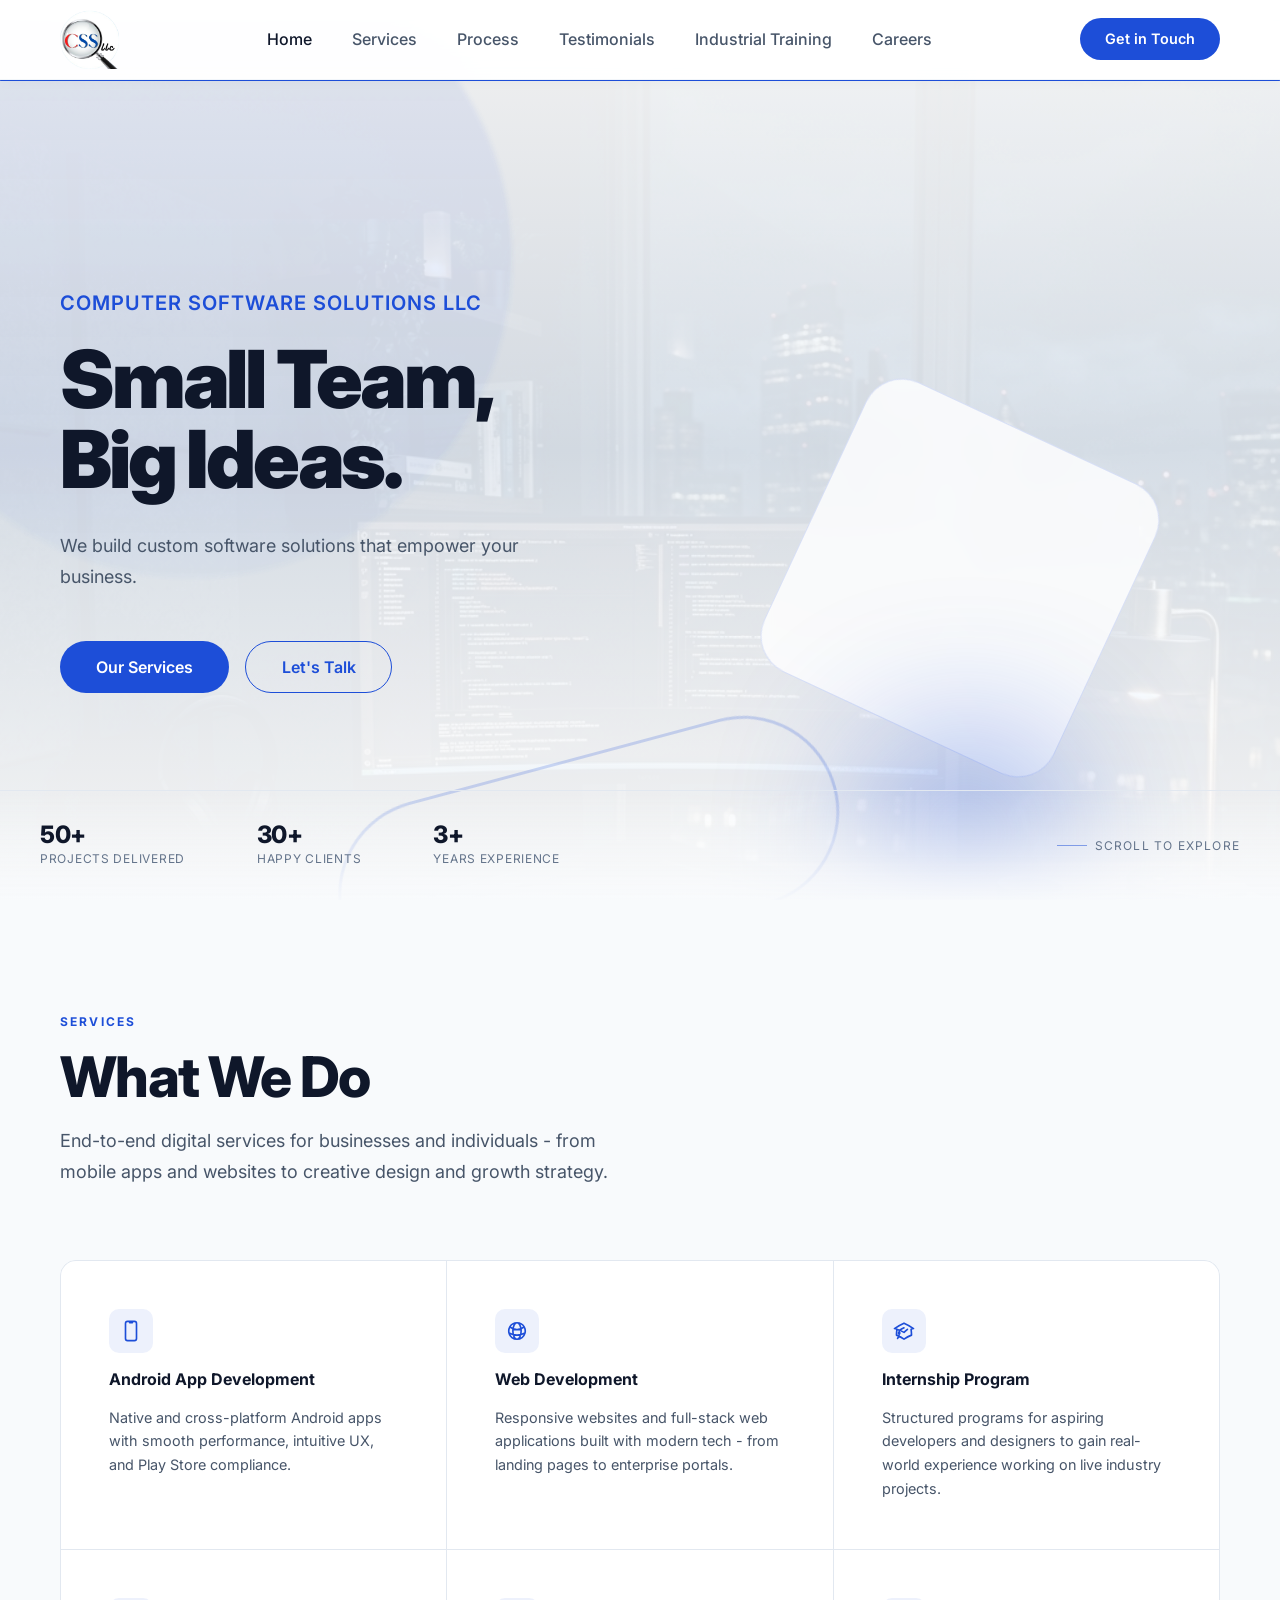
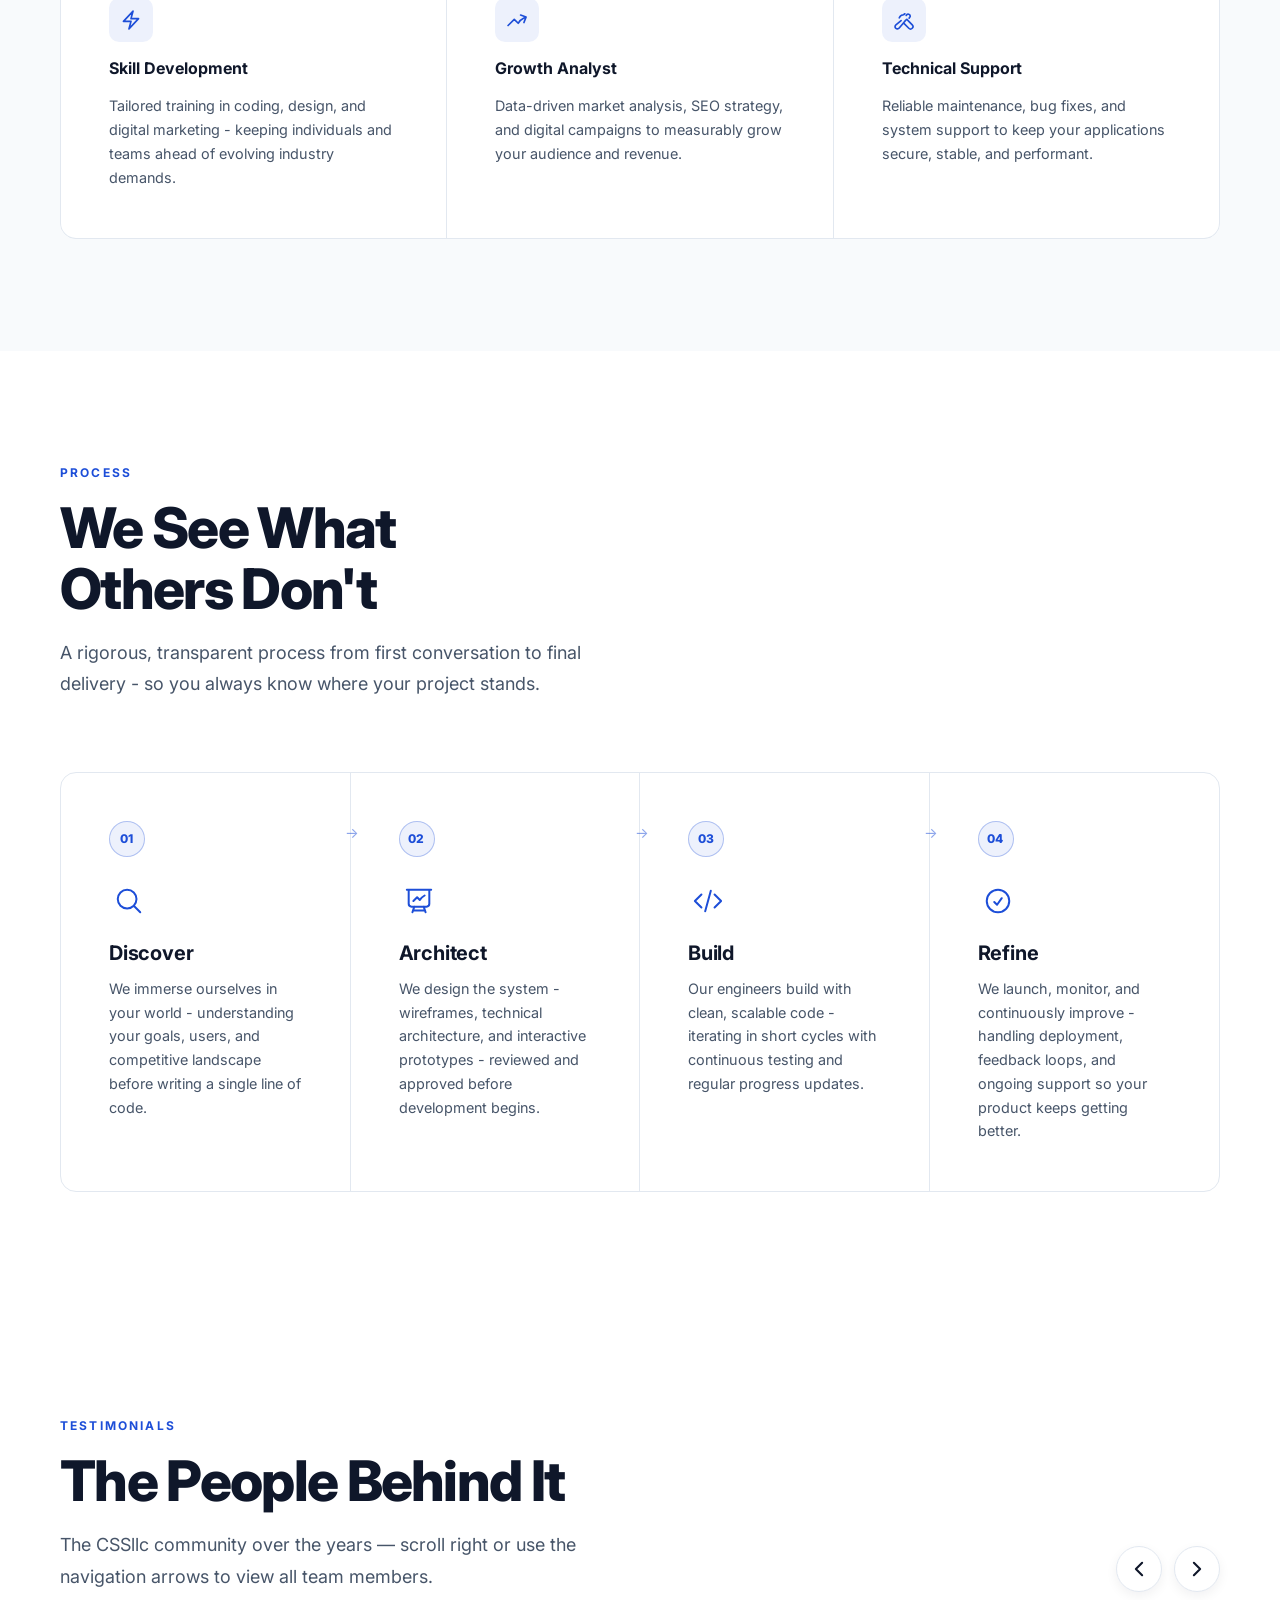
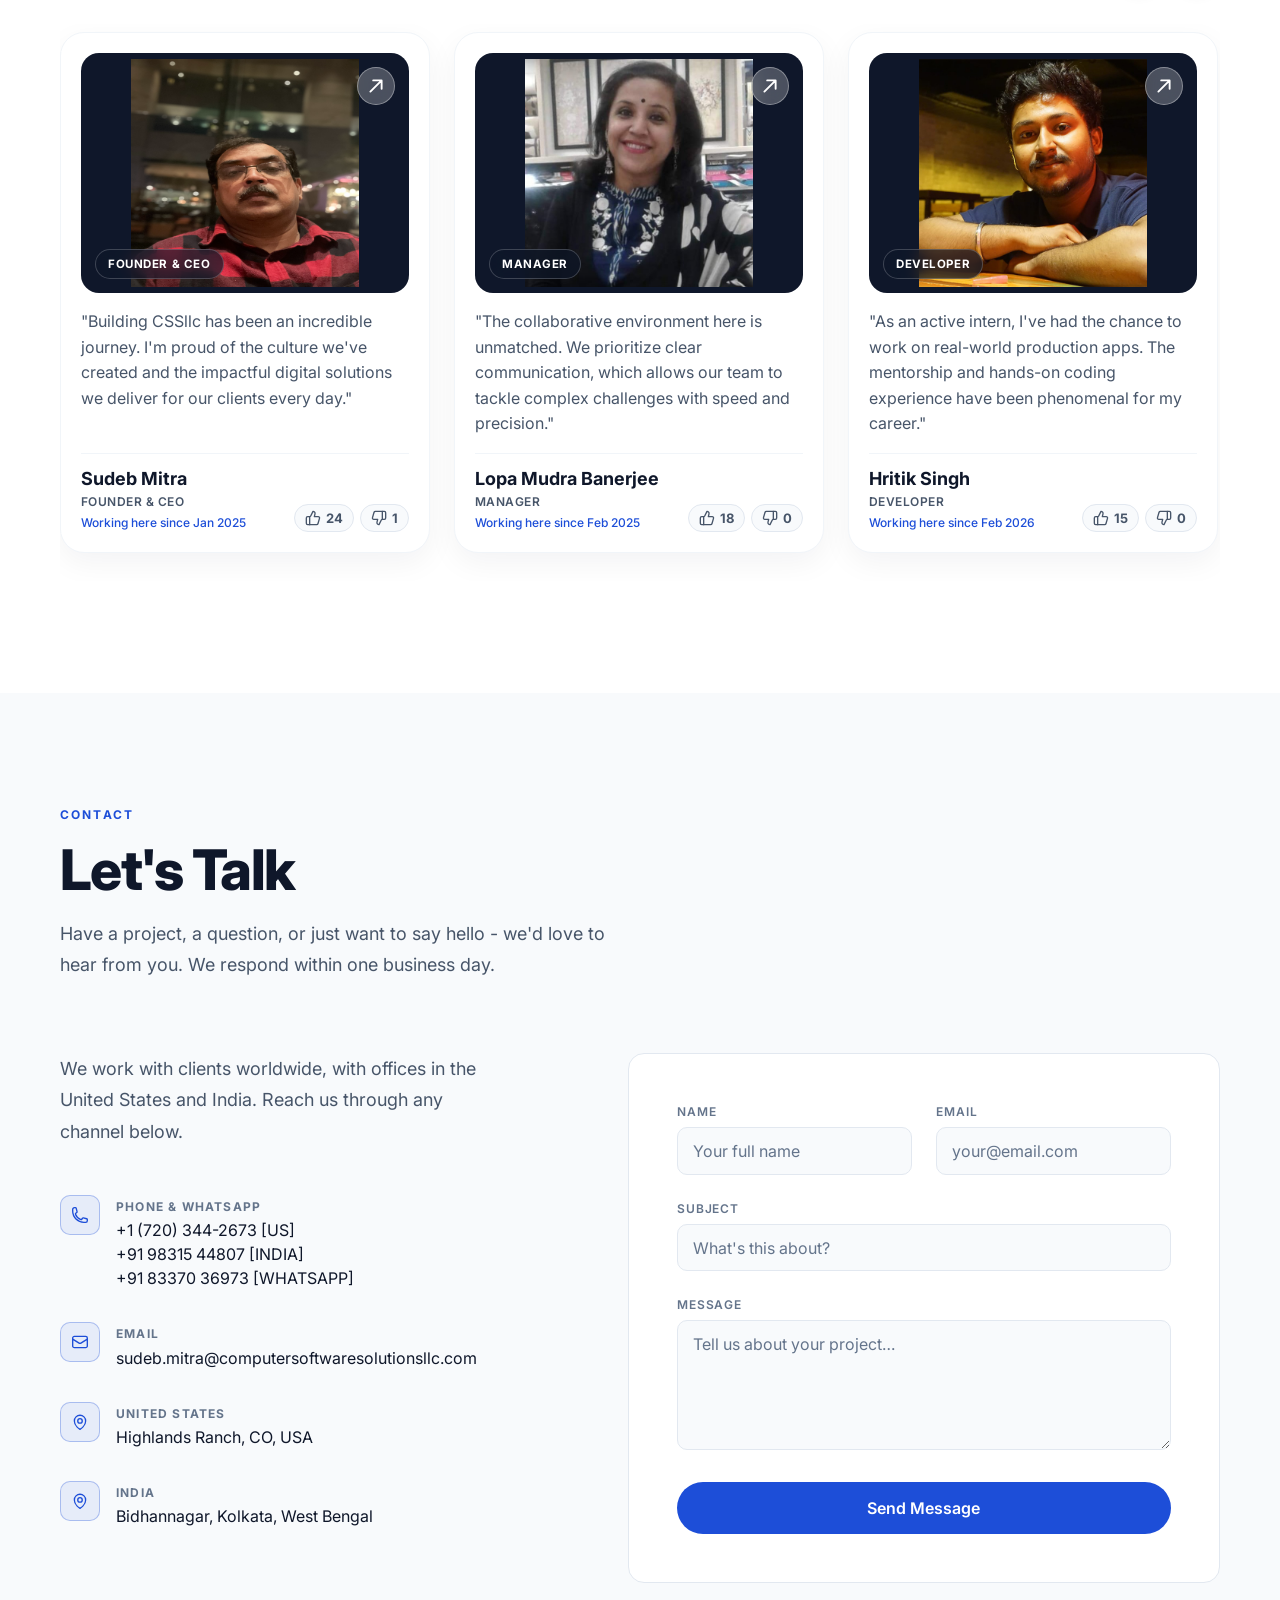
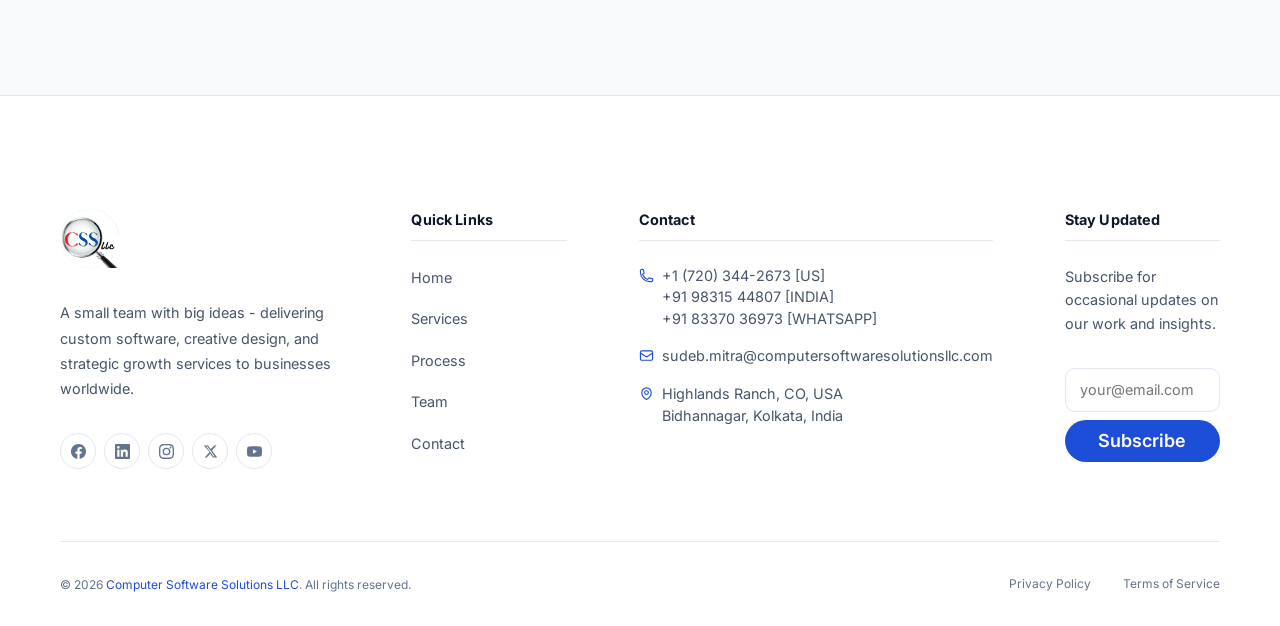
<file: index.html>
<!DOCTYPE html>
<html lang="en">
<head>
  <meta charset="UTF-8" />
  <meta name="viewport" content="width=device-width, initial-scale=1.0" />
  <meta name="description" content="Computer Software Solutions LLC - Custom Android & iOS app development, web development, internship programs, skill development, graphics, and growth strategy services." />
  <meta name="keywords" content="software development, app development, web development, CSSllc, Computer Software Solutions, internship, skill development, Sudeb Mitra" />
  <meta name="author" content="Computer Software Solutions LLC" />
  <meta property="og:title" content="Computer Software Solutions LLC" />
  <meta property="og:description" content="Small Team, Big Ideas. We build custom software solutions that empower your business." />
  <meta property="og:type" content="website" />
  <title>Computer Software Solutions LLC</title>

  <!-- CSS -->
  <link rel="stylesheet" href="css/style.css" />
  <link rel="stylesheet" href="css/nav.css" />
  <link rel="stylesheet" href="css/hero.css" />
  <link rel="stylesheet" href="css/services.css?v=2" />
  <link rel="stylesheet" href="css/about.css" />
  <link rel="stylesheet" href="css/testimonials.css?v=2" />
  <link rel="stylesheet" href="css/contact.css" />
  <link rel="stylesheet" href="css/footer.css" />
</head>

<body>

  <!-- ════════════════════════════════════════════════
       NAVBAR
  ════════════════════════════════════════════════ -->
  <header>
    <nav id="navbar" role="navigation" aria-label="Main navigation">
      <div class="container">
        <div class="nav-inner">

          <!-- Hamburger (mobile - renders left via CSS order) -->
          <button
            id="hamburger"
            class="hamburger"
            aria-label="Toggle navigation menu"
            aria-expanded="false"
            aria-controls="mobile-menu"
          >
            <span class="hamburger-line"></span>
            <span class="hamburger-line"></span>
            <span class="hamburger-line"></span>
          </button>

          <!-- Logo -->
          <a href="#hero" class="nav-logo" aria-label="Computer Software Solutions LLC - Home">
            <img src="assets/icons/logo.png" alt="CSSllc Logo" class="nav-logo-img" />
          </a>

          <!-- Desktop Nav Links -->
          <ul class="nav-links" role="list">
            <li><a href="#hero" class="active">Home</a></li>
            <li><a href="#services">Services</a></li>
            <li><a href="#about">Process</a></li>
            <li><a href="#testimonials">Testimonials</a></li>
            <li><a href="industrial-training.html">Industrial Training</a></li>
            <li><a href="#" data-open-modal="careers">Careers</a></li>
          </ul>

          <!-- CTA -->
          <div class="nav-cta">
            <a href="https://forms.gle/X7zr9fEAK3FtL6va9" target="_blank" rel="noopener noreferrer" class="btn btn-primary" id="nav-cta-btn">Get in Touch</a>
          </div>

        </div>
      </div>
    </nav>

    <!-- Mobile Drawer -->
    <div id="mobile-menu" class="mobile-menu" role="dialog" aria-label="Mobile navigation">
      <ul class="mobile-menu-links" role="list">
        <li><a href="#hero">Home</a></li>
        <li><a href="#services">Services</a></li>
        <li><a href="#about">Process</a></li>
        <li><a href="#testimonials">Testimonials</a></li>
        <li><a href="industrial-training.html">Industrial Training</a></li>
        <li><a href="#" data-open-modal="careers">Careers</a></li>
      </ul>
      <div class="mobile-menu-cta">
        <a href="https://forms.gle/X7zr9fEAK3FtL6va9" target="_blank" rel="noopener noreferrer" class="btn btn-primary">Get in Touch</a>
      </div>
    </div>
  </header>


  <!-- ════════════════════════════════════════════════
       HERO
  ════════════════════════════════════════════════ -->
  <section id="hero" aria-label="Hero - Small Team, Big Ideas">

    <!-- Background Photo -->
    <div class="hero-bg" aria-hidden="true">
      <!-- Desktop photo -->
      <picture class="hero-bg-desktop">
        <img
          src="assets/images/hero-desktop.png"
          alt=""
          role="presentation"
          loading="eager"
        />
      </picture>
      <!-- Mobile photo (hidden on desktop via CSS) -->
      <picture class="hero-bg-mobile" style="display:none;">
        <img
          src="assets/images/hero-mobile.png"
          alt=""
          role="presentation"
          loading="eager"
        />
      </picture>

      <!-- Dramatic Exploding Shapes -->
      <div class="hero-shape shape-1" aria-hidden="true"></div>
      <div class="hero-shape shape-2" aria-hidden="true"></div>
      <div class="hero-shape shape-3" aria-hidden="true"></div>
      <div class="hero-shape shape-4" aria-hidden="true"></div>
    </div>

    <!-- Content -->
    <div class="container">
      <div class="hero-content" style="position: relative; z-index: 2;">
        <span class="hero-eyebrow animate-fade-up" style="animation-delay: 1.5s;">Computer Software Solutions LLC</span>

        <!-- Desktop headline -->
        <h1 class="hero-title-desktop animate-fade-up" style="animation-delay: 1.6s;">
          Small Team,<br />Big Ideas.
        </h1>

        <!-- Mobile headline -->
        <h1 class="hero-title-mobile animate-fade-up" style="animation-delay: 1.6s;">
          Computer Software<br />Solutions LLC
        </h1>

        <p class="hero-description animate-fade-up" style="animation-delay: 1.8s;">
          <!-- Desktop description -->
          <span class="hero-desc-desktop">We build custom software solutions that empower your business.</span>
          <!-- Mobile tagline (shown via CSS) -->
          <span class="hero-desc-mobile" style="display:none;">Crafting Digital Solutions. Grounded in Reality.</span>
        </p>

        <div class="hero-buttons animate-fade-up" style="animation-delay: 2.0s;">
          <a href="#services" class="btn btn-primary" id="hero-services-btn">
            Our Services
          </a>
          <a href="#contact" class="btn btn-outline hero-btn-secondary" id="hero-contact-btn">
            Let's Talk
          </a>
        </div>
      </div>
    </div>

    <!-- Bottom bar (desktop only) -->
    <div class="hero-bottom" aria-label="Company stats">
      <div class="hero-stats">
        <div class="hero-stat">
          <span class="hero-stat-value" data-count="50" data-suffix="+">50+</span>
          <span class="hero-stat-label">Projects Delivered</span>
        </div>
        <div class="hero-stat">
          <span class="hero-stat-value" data-count="30" data-suffix="+">30+</span>
          <span class="hero-stat-label">Happy Clients</span>
        </div>
        <div class="hero-stat">
          <span class="hero-stat-value" data-count="3" data-suffix="+">3+</span>
          <span class="hero-stat-label">Years Experience</span>
        </div>
      </div>
      <div class="hero-scroll" aria-hidden="true">
        <span class="hero-scroll-line"></span>
        Scroll to explore
      </div>
    </div>

  </section>


  <!-- ════════════════════════════════════════════════
       SERVICES
  ════════════════════════════════════════════════ -->
  <section id="services" class="section" aria-label="Our services">
    <div class="container">

      <div class="section-header reveal">
        <span class="section-eyebrow">Services</span>
        <h2 class="section-title">What We Do</h2>
        <p class="section-subtitle">
          End-to-end digital services for businesses and individuals - from mobile apps and websites
          to creative design and growth strategy.
        </p>
      </div>

      <div class="services-grid">

        <article class="service-card reveal" aria-label="Android App Development">
          <div class="service-icon" aria-hidden="true">
            <svg xmlns="http://www.w3.org/2000/svg" fill="none" viewBox="0 0 24 24" stroke-width="1.8" stroke="currentColor"><path stroke-linecap="round" stroke-linejoin="round" d="M10.5 1.5H8.25A2.25 2.25 0 0 0 6 3.75v16.5a2.25 2.25 0 0 0 2.25 2.25h7.5A2.25 2.25 0 0 0 18 20.25V3.75a2.25 2.25 0 0 0-2.25-2.25H13.5m-3 0V3h3V1.5m-3 0h3"/></svg>
          </div>
          <h3 class="service-title">Android App Development</h3>
          <p class="service-desc">Native and cross-platform Android apps with smooth performance, intuitive UX, and Play Store compliance.</p>
        </article>

        <article class="service-card reveal" aria-label="Web Development">
          <div class="service-icon" aria-hidden="true">
            <svg xmlns="http://www.w3.org/2000/svg" fill="none" viewBox="0 0 24 24" stroke-width="1.8" stroke="currentColor"><path stroke-linecap="round" stroke-linejoin="round" d="M12 21a9.004 9.004 0 0 0 8.716-6.747M12 21a9.004 9.004 0 0 1-8.716-6.747M12 21c2.485 0 4.5-4.03 4.5-9S14.485 3 12 3m0 18c-2.485 0-4.5-4.03-4.5-9S9.515 3 12 3m0 0a8.997 8.997 0 0 1 7.843 4.582M12 3a8.997 8.997 0 0 0-7.843 4.582m15.686 0A11.953 11.953 0 0 1 12 10.5c-2.998 0-5.74-1.1-7.843-2.918m15.686 0A8.959 8.959 0 0 1 21 12c0 .778-.099 1.533-.284 2.253m0 0A17.919 17.919 0 0 1 12 16.5c-3.162 0-6.133-.815-8.716-2.247m0 0A9.015 9.015 0 0 1 3 12c0-1.605.42-3.113 1.157-4.418"/></svg>
          </div>
          <h3 class="service-title">Web Development</h3>
          <p class="service-desc">Responsive websites and full-stack web applications built with modern tech - from landing pages to enterprise portals.</p>
        </article>



        <article class="service-card reveal" aria-label="Internship Program">
          <div class="service-icon" aria-hidden="true">
            <svg xmlns="http://www.w3.org/2000/svg" fill="none" viewBox="0 0 24 24" stroke-width="1.8" stroke="currentColor"><path stroke-linecap="round" stroke-linejoin="round" d="M4.26 10.147a60.438 60.438 0 0 0-.491 6.347A48.62 48.62 0 0 1 12 20.904a48.62 48.62 0 0 1 8.232-4.41 60.46 60.46 0 0 0-.491-6.347m-15.482 0a50.636 50.636 0 0 0-2.658-.813A59.906 59.906 0 0 1 12 3.493a59.903 59.903 0 0 1 10.399 5.84c-.896.248-1.783.52-2.658.814m-15.482 0A50.717 50.717 0 0 1 12 13.489a50.702 50.702 0 0 1 3.741-3.342M6.75 15a.75.75 0 1 0 0-1.5.75.75 0 0 0 0 1.5Zm0 0v-3.675A55.378 55.378 0 0 1 12 8.443m-7.007 11.55A5.981 5.981 0 0 0 6.75 15.75v-1.5"/></svg>
          </div>
          <h3 class="service-title">Internship Program</h3>
          <p class="service-desc">Structured programs for aspiring developers and designers to gain real-world experience working on live industry projects.</p>
        </article>

        <article class="service-card reveal" aria-label="Skill Development">
          <div class="service-icon" aria-hidden="true">
            <svg xmlns="http://www.w3.org/2000/svg" fill="none" viewBox="0 0 24 24" stroke-width="1.8" stroke="currentColor"><path stroke-linecap="round" stroke-linejoin="round" d="M3.75 13.5l10.5-11.25L12 10.5h8.25L9.75 21.75 12 13.5H3.75z"/></svg>
          </div>
          <h3 class="service-title">Skill Development</h3>
          <p class="service-desc">Tailored training in coding, design, and digital marketing - keeping individuals and teams ahead of evolving industry demands.</p>
        </article>

        <article class="service-card reveal" aria-label="Growth Analyst">
          <div class="service-icon" aria-hidden="true">
            <svg xmlns="http://www.w3.org/2000/svg" fill="none" viewBox="0 0 24 24" stroke-width="1.8" stroke="currentColor"><path stroke-linecap="round" stroke-linejoin="round" d="M2.25 18 9 11.25l4.306 4.306a11.95 11.95 0 0 1 5.814-5.518l2.74-1.22m0 0-5.94-2.281m5.94 2.28-2.28 5.941"/></svg>
          </div>
          <h3 class="service-title">Growth Analyst</h3>
          <p class="service-desc">Data-driven market analysis, SEO strategy, and digital campaigns to measurably grow your audience and revenue.</p>
        </article>

        <article class="service-card reveal" aria-label="Technical Support">
          <div class="service-icon" aria-hidden="true">
            <svg xmlns="http://www.w3.org/2000/svg" fill="none" viewBox="0 0 24 24" stroke-width="1.8" stroke="currentColor"><path stroke-linecap="round" stroke-linejoin="round" d="M11.42 15.17 17.25 21A2.652 2.652 0 0 0 21 17.25l-5.877-5.877M11.42 15.17l2.496-3.03c.317-.384.74-.626 1.208-.766M11.42 15.17l-4.655 5.653a2.548 2.548 0 1 1-3.586-3.586l5.654-4.655m5.624-5.624a2.25 2.25 0 0 1 4.243 1.421 5.25 5.25 0 0 1-1.065 1.498m-4.657-4.657-1.497 1.065A5.249 5.249 0 0 0 6.88 9.622"/></svg>
          </div>
          <h3 class="service-title">Technical Support</h3>
          <p class="service-desc">Reliable maintenance, bug fixes, and system support to keep your applications secure, stable, and performant.</p>
        </article>

      </div>
    </div>
  </section>


  <!-- ════════════════════════════════════════════════
       ABOUT / PROCESS
  ════════════════════════════════════════════════ -->
  <section id="about" class="section" aria-label="Our work process">
    <div class="container">

      <div class="section-header reveal">
        <span class="section-eyebrow">Process</span>
        <h2 class="section-title">We See What<br />Others Don't</h2>
        <p class="section-subtitle">
          A rigorous, transparent process from first conversation to final delivery -
          so you always know where your project stands.
        </p>
      </div>

      <div class="process-steps">

        <div class="process-step reveal" aria-label="Step 1: Discover">
          <div class="step-badge" aria-hidden="true">01</div>
          <div class="step-icon" aria-hidden="true">
            <svg xmlns="http://www.w3.org/2000/svg" fill="none" viewBox="0 0 24 24" stroke-width="1.6" stroke="currentColor"><path stroke-linecap="round" stroke-linejoin="round" d="m21 21-5.197-5.197m0 0A7.5 7.5 0 1 0 5.196 5.196a7.5 7.5 0 0 0 10.607 10.607Z"/></svg>
          </div>
          <div class="step-body">
            <h3 class="step-title">Discover</h3>
            <p class="step-desc">We immerse ourselves in your world - understanding your goals, users, and competitive landscape before writing a single line of code.</p>
          </div>
        </div>

        <div class="process-step reveal" aria-label="Step 2: Architect">
          <div class="step-badge" aria-hidden="true">02</div>
          <div class="step-icon" aria-hidden="true">
            <svg xmlns="http://www.w3.org/2000/svg" fill="none" viewBox="0 0 24 24" stroke-width="1.6" stroke="currentColor"><path stroke-linecap="round" stroke-linejoin="round" d="M3.75 3v11.25A2.25 2.25 0 0 0 6 16.5h2.25M3.75 3h-1.5m1.5 0h16.5m0 0h1.5m-1.5 0v11.25A2.25 2.25 0 0 1 18 16.5h-2.25m-7.5 0h7.5m-7.5 0-1 3m8.5-3 1 3m0 0 .5 1.5m-.5-1.5h-9.5m0 0-.5 1.5m.75-9 3-3 2.148 2.148A12.061 12.061 0 0 1 16.5 7.605"/></svg>
          </div>
          <div class="step-body">
            <h3 class="step-title">Architect</h3>
            <p class="step-desc">We design the system - wireframes, technical architecture, and interactive prototypes - reviewed and approved before development begins.</p>
          </div>
        </div>

        <div class="process-step reveal" aria-label="Step 3: Build">
          <div class="step-badge" aria-hidden="true">03</div>
          <div class="step-icon" aria-hidden="true">
            <svg xmlns="http://www.w3.org/2000/svg" fill="none" viewBox="0 0 24 24" stroke-width="1.6" stroke="currentColor"><path stroke-linecap="round" stroke-linejoin="round" d="M17.25 6.75 22.5 12l-5.25 5.25m-10.5 0L1.5 12l5.25-5.25m7.5-3-4.5 16.5"/></svg>
          </div>
          <div class="step-body">
            <h3 class="step-title">Build</h3>
            <p class="step-desc">Our engineers build with clean, scalable code - iterating in short cycles with continuous testing and regular progress updates.</p>
          </div>
        </div>

        <div class="process-step reveal" aria-label="Step 4: Refine">
          <div class="step-badge" aria-hidden="true">04</div>
          <div class="step-icon" aria-hidden="true">
            <svg xmlns="http://www.w3.org/2000/svg" fill="none" viewBox="0 0 24 24" stroke-width="1.6" stroke="currentColor"><path stroke-linecap="round" stroke-linejoin="round" d="M9 12.75 11.25 15 15 9.75M21 12a9 9 0 1 1-18 0 9 9 0 0 1 18 0z"/></svg>
          </div>
          <div class="step-body">
            <h3 class="step-title">Refine</h3>
            <p class="step-desc">We launch, monitor, and continuously improve - handling deployment, feedback loops, and ongoing support so your product keeps getting better.</p>
          </div>
        </div>

      </div>
    </div>
  </section>


  <!-- ════════════════════════════════════════════════
       TESTIMONIALS
       Horizontal scrollable carousel with header navigation.
       NOTE: Images or videos can also be added to testimonial cards in future iterations.
  ════════════════════════════════════════════════ -->
  <section id="testimonials" class="section" aria-label="Testimonials">
    <div class="container">
      
      <!-- Section Header with Right-Aligned Controls (Matching modern carousel design) -->
      <div class="testimonials-header-wrap reveal">
        <div class="testimonials-header-left">
          <span class="section-eyebrow">Testimonials</span>
          <h2 class="section-title">The People Behind It</h2>
          <p class="section-subtitle">
            The CSSllc community over the years — scroll right or use the navigation arrows to view all team members.
          </p>
        </div>

        <!-- Carousel Navigation Controls -->
        <div class="carousel-controls" aria-label="Carousel navigation">
          <button class="carousel-arrow prev" id="testimonial-prev" aria-label="Previous testimonial">
            <svg xmlns="http://www.w3.org/2000/svg" fill="none" viewBox="0 0 24 24" stroke-width="2.5" stroke="currentColor"><path stroke-linecap="round" stroke-linejoin="round" d="M15.75 19.5L8.25 12l7.5-7.5" /></svg>
          </button>
          <button class="carousel-arrow next" id="testimonial-next" aria-label="Next testimonial">
            <svg xmlns="http://www.w3.org/2000/svg" fill="none" viewBox="0 0 24 24" stroke-width="2.5" stroke="currentColor"><path stroke-linecap="round" stroke-linejoin="round" d="M8.25 4.5l7.5 7.5-7.5 7.5" /></svg>
          </button>
        </div>
      </div>

      <!-- Side-by-side Horizontal Carousel Container -->
      <div class="testimonials-carousel" id="testimonials-carousel" role="region" aria-label="Testimonials carousel">

        <!-- Card 1: Sudeb Mitra -->
        <article class="testimonial-card" aria-label="Testimonial from Sudeb Mitra">
          <!-- NOTE: Card Media Area (Demo photos added below. Videos or alternative images can also be embedded here in future iterations) -->
          <div class="testimonial-card-media">
            <img src="assets/images/Sudeb (1).jpg" alt="Sudeb Mitra portrait" class="testimonial-media-img" onerror="this.style.display='none'; this.nextElementSibling.style.display='flex';" />
            <div class="testimonial-avatar-initials" aria-hidden="true" style="display:none;">SM</div>
            <span class="testimonial-media-badge">Founder &amp; CEO</span>
            <div class="testimonial-media-arrow" aria-hidden="true">
              <svg xmlns="http://www.w3.org/2000/svg" fill="none" viewBox="0 0 24 24" stroke-width="2.5" stroke="currentColor"><path stroke-linecap="round" stroke-linejoin="round" d="M4.5 19.5l15-15m0 0H8.25m11.25 0v11.25" /></svg>
            </div>
          </div>

          <div class="testimonial-body">
            <p>"Building CSSllc has been an incredible journey. I'm proud of the culture we've created and the impactful digital solutions we deliver for our clients every day."</p>
          </div>

          <div class="testimonial-footer">
            <div class="testimonial-info">
              <h3 class="testimonial-name">Sudeb Mitra</h3>
              <span class="testimonial-role">Founder &amp; CEO</span>
              <span class="testimonial-date">Working here since Jan 2025</span>
            </div>
            <div class="testimonial-reactions" data-testimonial-id="sudeb-mitra">
              <button class="reaction-btn like-btn" aria-label="Like testimonial by Sudeb Mitra">
                <svg xmlns="http://www.w3.org/2000/svg" width="16" height="16" viewBox="0 0 24 24" fill="none" stroke="currentColor" stroke-width="2" stroke-linecap="round" stroke-linejoin="round" class="reaction-icon"><path d="M7 10v12"/><path d="M15 5.88 14 10h5.83a2 2 0 0 1 1.92 2.56l-2.33 8A2 2 0 0 1 17.5 22H4a2 2 0 0 1-2-2v-8a2 2 0 0 1 2-2h2.76a2 2 0 0 0 1.79-1.11L12 2a3.13 3.13 0 0 1 3 3.88Z"/></svg>
                <span class="count-badge like-count">24</span>
              </button>
              <button class="reaction-btn dislike-btn" aria-label="Dislike testimonial by Sudeb Mitra">
                <svg xmlns="http://www.w3.org/2000/svg" width="16" height="16" viewBox="0 0 24 24" fill="none" stroke="currentColor" stroke-width="2" stroke-linecap="round" stroke-linejoin="round" class="reaction-icon"><path d="M17 14V2"/><path d="M9 18.12 10 14H4.17a2 2 0 0 1-1.92-2.56l2.33-8A2 2 0 0 1 6.5 2H20a2 2 0 0 1 2 2v8a2 2 0 0 1-2 2h-2.76a2 2 0 0 0-1.79 1.11L12 22a3.13 3.13 0 0 1-3-3.88Z"/></svg>
                <span class="count-badge dislike-count">1</span>
              </button>
            </div>
          </div>
        </article>

        <!-- Card 2: Lopa Mudra Banerjee -->
        <article class="testimonial-card" aria-label="Testimonial from Lopa Mudra Banerjee">
          <!-- NOTE: Card Media Area (Demo photos added below. Videos or alternative images can also be embedded here in future iterations) -->
          <div class="testimonial-card-media">
            <img src="assets/images/LopaMudra.jpg" alt="Lopa Mudra Banerjee portrait" class="testimonial-media-img" onerror="this.style.display='none'; this.nextElementSibling.style.display='flex';" />
            <div class="testimonial-avatar-initials" aria-hidden="true" style="display:none;">LB</div>
            <span class="testimonial-media-badge">Manager</span>
            <div class="testimonial-media-arrow" aria-hidden="true">
              <svg xmlns="http://www.w3.org/2000/svg" fill="none" viewBox="0 0 24 24" stroke-width="2.5" stroke="currentColor"><path stroke-linecap="round" stroke-linejoin="round" d="M4.5 19.5l15-15m0 0H8.25m11.25 0v11.25" /></svg>
            </div>
          </div>

          <div class="testimonial-body">
            <p>"The collaborative environment here is unmatched. We prioritize clear communication, which allows our team to tackle complex challenges with speed and precision."</p>
          </div>

          <div class="testimonial-footer">
            <div class="testimonial-info">
              <h3 class="testimonial-name">Lopa Mudra Banerjee</h3>
              <span class="testimonial-role">Manager</span>
              <span class="testimonial-date">Working here since Feb 2025</span>
            </div>
            <div class="testimonial-reactions" data-testimonial-id="lopa-banerjee">
              <button class="reaction-btn like-btn" aria-label="Like testimonial by Lopa Mudra Banerjee">
                <svg xmlns="http://www.w3.org/2000/svg" width="16" height="16" viewBox="0 0 24 24" fill="none" stroke="currentColor" stroke-width="2" stroke-linecap="round" stroke-linejoin="round" class="reaction-icon"><path d="M7 10v12"/><path d="M15 5.88 14 10h5.83a2 2 0 0 1 1.92 2.56l-2.33 8A2 2 0 0 1 17.5 22H4a2 2 0 0 1-2-2v-8a2 2 0 0 1 2-2h2.76a2 2 0 0 0 1.79-1.11L12 2a3.13 3.13 0 0 1 3 3.88Z"/></svg>
                <span class="count-badge like-count">18</span>
              </button>
              <button class="reaction-btn dislike-btn" aria-label="Dislike testimonial by Lopa Mudra Banerjee">
                <svg xmlns="http://www.w3.org/2000/svg" width="16" height="16" viewBox="0 0 24 24" fill="none" stroke="currentColor" stroke-width="2" stroke-linecap="round" stroke-linejoin="round" class="reaction-icon"><path d="M17 14V2"/><path d="M9 18.12 10 14H4.17a2 2 0 0 1-1.92-2.56l2.33-8A2 2 0 0 1 6.5 2H20a2 2 0 0 1 2 2v8a2 2 0 0 1-2 2h-2.76a2 2 0 0 0-1.79 1.11L12 22a3.13 3.13 0 0 1-3-3.88Z"/></svg>
                <span class="count-badge dislike-count">0</span>
              </button>
            </div>
          </div>
        </article>

        <!-- Card 3: Hritik Singh -->
        <article class="testimonial-card" aria-label="Testimonial from Hritik Singh">
          <!-- NOTE: Card Media Area (Demo photos added below. Videos or alternative images can also be embedded here in future iterations) -->
          <div class="testimonial-card-media">
            <img src="assets/images/hrithik.jpg" alt="Hritik Singh portrait" class="testimonial-media-img" onerror="this.style.display='none'; this.nextElementSibling.style.display='flex';" />
            <div class="testimonial-avatar-initials" aria-hidden="true" style="display:none;">HS</div>
            <span class="testimonial-media-badge">Developer</span>
            <div class="testimonial-media-arrow" aria-hidden="true">
              <svg xmlns="http://www.w3.org/2000/svg" fill="none" viewBox="0 0 24 24" stroke-width="2.5" stroke="currentColor"><path stroke-linecap="round" stroke-linejoin="round" d="M4.5 19.5l15-15m0 0H8.25m11.25 0v11.25" /></svg>
            </div>
          </div>

          <div class="testimonial-body">
            <p>"As an active intern, I've had the chance to work on real-world production apps. The mentorship and hands-on coding experience have been phenomenal for my career."</p>
          </div>

          <div class="testimonial-footer">
            <div class="testimonial-info">
              <h3 class="testimonial-name">Hritik Singh</h3>
              <span class="testimonial-role">Developer</span>
              <span class="testimonial-date">Working here since Feb 2026</span>
            </div>
            <div class="testimonial-reactions" data-testimonial-id="hritik-singh">
              <button class="reaction-btn like-btn" aria-label="Like testimonial by Hritik Singh">
                <svg xmlns="http://www.w3.org/2000/svg" width="16" height="16" viewBox="0 0 24 24" fill="none" stroke="currentColor" stroke-width="2" stroke-linecap="round" stroke-linejoin="round" class="reaction-icon"><path d="M7 10v12"/><path d="M15 5.88 14 10h5.83a2 2 0 0 1 1.92 2.56l-2.33 8A2 2 0 0 1 17.5 22H4a2 2 0 0 1-2-2v-8a2 2 0 0 1 2-2h2.76a2 2 0 0 0 1.79-1.11L12 2a3.13 3.13 0 0 1 3 3.88Z"/></svg>
                <span class="count-badge like-count">15</span>
              </button>
              <button class="reaction-btn dislike-btn" aria-label="Dislike testimonial by Hritik Singh">
                <svg xmlns="http://www.w3.org/2000/svg" width="16" height="16" viewBox="0 0 24 24" fill="none" stroke="currentColor" stroke-width="2" stroke-linecap="round" stroke-linejoin="round" class="reaction-icon"><path d="M17 14V2"/><path d="M9 18.12 10 14H4.17a2 2 0 0 1-1.92-2.56l2.33-8A2 2 0 0 1 6.5 2H20a2 2 0 0 1 2 2v8a2 2 0 0 1-2 2h-2.76a2 2 0 0 0-1.79 1.11L12 22a3.13 3.13 0 0 1-3-3.88Z"/></svg>
                <span class="count-badge dislike-count">0</span>
              </button>
            </div>
          </div>
        </article>

        <!-- Card 4: Sanmay Das -->
        <article class="testimonial-card" aria-label="Testimonial from Sanmay Das">
          <!-- NOTE: Card Media Area (Demo photos added below. Videos or alternative images can also be embedded here in future iterations) -->
          <div class="testimonial-card-media">
            <img src="assets/images/sanmay.jpg" alt="Sanmay Das portrait" class="testimonial-media-img" onerror="this.style.display='none'; this.nextElementSibling.style.display='flex';" />
            <div class="testimonial-avatar-initials" aria-hidden="true" style="display:none;">SD</div>
            <span class="testimonial-media-badge">Alumni</span>
            <div class="testimonial-media-arrow" aria-hidden="true">
              <svg xmlns="http://www.w3.org/2000/svg" fill="none" viewBox="0 0 24 24" stroke-width="2.5" stroke="currentColor"><path stroke-linecap="round" stroke-linejoin="round" d="M4.5 19.5l15-15m0 0H8.25m11.25 0v11.25" /></svg>
            </div>
          </div>

          <div class="testimonial-body">
            <p>"My time at CSSllc was transformative. I leveled up my full-stack skills drastically and the team supported my growth every step of the way."</p>
          </div>

          <div class="testimonial-footer">
            <div class="testimonial-info">
              <h3 class="testimonial-name">Sanmay Das</h3>
              <span class="testimonial-role">Developer</span>
              <span class="testimonial-date">Worked: Jan 2025 - Dec 2025</span>
            </div>
            <div class="testimonial-reactions" data-testimonial-id="sanmay-das">
              <button class="reaction-btn like-btn" aria-label="Like testimonial by Sanmay Das">
                <svg xmlns="http://www.w3.org/2000/svg" width="16" height="16" viewBox="0 0 24 24" fill="none" stroke="currentColor" stroke-width="2" stroke-linecap="round" stroke-linejoin="round" class="reaction-icon"><path d="M7 10v12"/><path d="M15 5.88 14 10h5.83a2 2 0 0 1 1.92 2.56l-2.33 8A2 2 0 0 1 17.5 22H4a2 2 0 0 1-2-2v-8a2 2 0 0 1 2-2h2.76a2 2 0 0 0 1.79-1.11L12 2a3.13 3.13 0 0 1 3 3.88Z"/></svg>
                <span class="count-badge like-count">12</span>
              </button>
              <button class="reaction-btn dislike-btn" aria-label="Dislike testimonial by Sanmay Das">
                <svg xmlns="http://www.w3.org/2000/svg" width="16" height="16" viewBox="0 0 24 24" fill="none" stroke="currentColor" stroke-width="2" stroke-linecap="round" stroke-linejoin="round" class="reaction-icon"><path d="M17 14V2"/><path d="M9 18.12 10 14H4.17a2 2 0 0 1-1.92-2.56l2.33-8A2 2 0 0 1 6.5 2H20a2 2 0 0 1 2 2v8a2 2 0 0 1-2 2h-2.76a2 2 0 0 0-1.79 1.11L12 22a3.13 3.13 0 0 1-3-3.88Z"/></svg>
                <span class="count-badge dislike-count">1</span>
              </button>
            </div>
          </div>
        </article>

        <!-- Card 5: Swarnava Mondal -->
        <article class="testimonial-card" aria-label="Testimonial from Swarnava Mondal">
          <!-- NOTE: Card Media Area (Demo photos added below. Videos or alternative images can also be embedded here in future iterations) -->
          <div class="testimonial-card-media">
            <img src="assets/images/swarnava.jpg" alt="Swarnava Mondal portrait" class="testimonial-media-img" onerror="this.style.display='none'; this.nextElementSibling.style.display='flex';" />
            <div class="testimonial-avatar-initials" aria-hidden="true" style="display:none;">SM</div>
            <span class="testimonial-media-badge">Alumni</span>
            <div class="testimonial-media-arrow" aria-hidden="true">
              <svg xmlns="http://www.w3.org/2000/svg" fill="none" viewBox="0 0 24 24" stroke-width="2.5" stroke="currentColor"><path stroke-linecap="round" stroke-linejoin="round" d="M4.5 19.5l15-15m0 0H8.25m11.25 0v11.25" /></svg>
            </div>
          </div>

          <div class="testimonial-body">
            <p>"Being able to design user interfaces that actually shipped to production was a massive boost to my portfolio. It's a great place for creative freedom."</p>
          </div>

          <div class="testimonial-footer">
            <div class="testimonial-info">
              <h3 class="testimonial-name">Swarnava Mondal</h3>
              <span class="testimonial-role">Designer</span>
              <span class="testimonial-date">Worked: Feb 2025 - Nov 2025</span>
            </div>
            <div class="testimonial-reactions" data-testimonial-id="swarnava-mondal">
              <button class="reaction-btn like-btn" aria-label="Like testimonial by Swarnava Mondal">
                <svg xmlns="http://www.w3.org/2000/svg" width="16" height="16" viewBox="0 0 24 24" fill="none" stroke="currentColor" stroke-width="2" stroke-linecap="round" stroke-linejoin="round" class="reaction-icon"><path d="M7 10v12"/><path d="M15 5.88 14 10h5.83a2 2 0 0 1 1.92 2.56l-2.33 8A2 2 0 0 1 17.5 22H4a2 2 0 0 1-2-2v-8a2 2 0 0 1 2-2h2.76a2 2 0 0 0 1.79-1.11L12 2a3.13 3.13 0 0 1 3 3.88Z"/></svg>
                <span class="count-badge like-count">19</span>
              </button>
              <button class="reaction-btn dislike-btn" aria-label="Dislike testimonial by Swarnava Mondal">
                <svg xmlns="http://www.w3.org/2000/svg" width="16" height="16" viewBox="0 0 24 24" fill="none" stroke="currentColor" stroke-width="2" stroke-linecap="round" stroke-linejoin="round" class="reaction-icon"><path d="M17 14V2"/><path d="M9 18.12 10 14H4.17a2 2 0 0 1-1.92-2.56l2.33-8A2 2 0 0 1 6.5 2H20a2 2 0 0 1 2 2v8a2 2 0 0 1-2 2h-2.76a2 2 0 0 0-1.79 1.11L12 22a3.13 3.13 0 0 1-3-3.88Z"/></svg>
                <span class="count-badge dislike-count">0</span>
              </button>
            </div>
          </div>
        </article>

        <!-- Card 6: Anik Dutta -->
        <article class="testimonial-card" aria-label="Testimonial from Anik Dutta">
          <!-- NOTE: Card Media Area (Demo photos added below. Videos or alternative images can also be embedded here in future iterations) -->
          <div class="testimonial-card-media">
            <img src="assets/images/anik.jpg" alt="Anik Dutta portrait" class="testimonial-media-img" onerror="this.style.display='none'; this.nextElementSibling.style.display='flex';" />
            <div class="testimonial-avatar-initials" aria-hidden="true" style="display:none;">AD</div>
            <span class="testimonial-media-badge">Alumni</span>
            <div class="testimonial-media-arrow" aria-hidden="true">
              <svg xmlns="http://www.w3.org/2000/svg" fill="none" viewBox="0 0 24 24" stroke-width="2.5" stroke="currentColor"><path stroke-linecap="round" stroke-linejoin="round" d="M4.5 19.5l15-15m0 0H8.25m11.25 0v11.25" /></svg>
            </div>
          </div>

          <div class="testimonial-body">
            <p>"The robust code review process and emphasis on scalable architecture taught me more in a few months than I learned in years of schooling."</p>
          </div>

          <div class="testimonial-footer">
            <div class="testimonial-info">
              <h3 class="testimonial-name">Anik Dutta</h3>
              <span class="testimonial-role">Developer</span>
              <span class="testimonial-date">Worked: Mar 2025 - Jan 2026</span>
            </div>
            <div class="testimonial-reactions" data-testimonial-id="anik-dutta">
              <button class="reaction-btn like-btn" aria-label="Like testimonial by Anik Dutta">
                <svg xmlns="http://www.w3.org/2000/svg" width="16" height="16" viewBox="0 0 24 24" fill="none" stroke="currentColor" stroke-width="2" stroke-linecap="round" stroke-linejoin="round" class="reaction-icon"><path d="M7 10v12"/><path d="M15 5.88 14 10h5.83a2 2 0 0 1 1.92 2.56l-2.33 8A2 2 0 0 1 17.5 22H4a2 2 0 0 1-2-2v-8a2 2 0 0 1 2-2h2.76a2 2 0 0 0 1.79-1.11L12 2a3.13 3.13 0 0 1 3 3.88Z"/></svg>
                <span class="count-badge like-count">14</span>
              </button>
              <button class="reaction-btn dislike-btn" aria-label="Dislike testimonial by Anik Dutta">
                <svg xmlns="http://www.w3.org/2000/svg" width="16" height="16" viewBox="0 0 24 24" fill="none" stroke="currentColor" stroke-width="2" stroke-linecap="round" stroke-linejoin="round" class="reaction-icon"><path d="M17 14V2"/><path d="M9 18.12 10 14H4.17a2 2 0 0 1-1.92-2.56l2.33-8A2 2 0 0 1 6.5 2H20a2 2 0 0 1 2 2v8a2 2 0 0 1-2 2h-2.76a2 2 0 0 0-1.79 1.11L12 22a3.13 3.13 0 0 1-3-3.88Z"/></svg>
                <span class="count-badge dislike-count">2</span>
              </button>
            </div>
          </div>
        </article>

      </div>
    </div>
  </section>


  <!-- ════════════════════════════════════════════════
       CONTACT
  ════════════════════════════════════════════════ -->
  <section id="contact" class="section" aria-label="Contact us">
    <div class="container">

      <div class="section-header reveal">
        <span class="section-eyebrow">Contact</span>
        <h2 class="section-title">Let's Talk</h2>
        <p class="section-subtitle">
          Have a project, a question, or just want to say hello - we'd love to hear from you.
          We respond within one business day.
        </p>
      </div>

      <div class="contact-grid">

        <!-- Contact Info -->
        <div class="contact-info reveal-left">
          <p class="contact-intro">
            We work with clients worldwide, with offices in the United States and India.
            Reach us through any channel below.
          </p>

          <div class="contact-items">

            <!-- Phone -->
            <div class="contact-item">
              <div class="contact-icon" aria-hidden="true">
                <svg xmlns="http://www.w3.org/2000/svg" fill="none" viewBox="0 0 24 24" stroke-width="1.8" stroke="currentColor"><path stroke-linecap="round" stroke-linejoin="round" d="M2.25 6.75c0 8.284 6.716 15 15 15h2.25a2.25 2.25 0 0 0 2.25-2.25v-1.372c0-.516-.351-.966-.852-1.091l-4.423-1.106c-.44-.11-.902.055-1.173.417l-.97 1.293c-.282.376-.769.542-1.21.38a12.035 12.035 0 0 1-7.143-7.143c-.162-.441.004-.928.38-1.21l1.293-.97c.363-.271.527-.734.417-1.173L6.963 3.102a1.125 1.125 0 0 0-1.091-.852H4.5A2.25 2.25 0 0 0 2.25 4.5v2.25z"/></svg>
              </div>
              <div class="contact-item-body">
                <span class="contact-item-label">Phone &amp; WhatsApp</span>
                <span class="contact-item-value">
                  <a href="tel:+17203442673">+1 (720) 344-2673 [US]</a><br />
                  <a href="tel:+919831544807">+91 98315 44807 [INDIA]</a><br />
                  <a href="https://wa.me/918337036973" target="_blank" rel="noopener">+91 83370 36973 [WHATSAPP]</a>
                </span>
              </div>
            </div>

            <!-- Email -->
            <div class="contact-item">
              <div class="contact-icon" aria-hidden="true">
                <svg xmlns="http://www.w3.org/2000/svg" fill="none" viewBox="0 0 24 24" stroke-width="1.8" stroke="currentColor"><path stroke-linecap="round" stroke-linejoin="round" d="M21.75 6.75v10.5a2.25 2.25 0 0 1-2.25 2.25h-15a2.25 2.25 0 0 1-2.25-2.25V6.75m19.5 0A2.25 2.25 0 0 0 19.5 4.5h-15a2.25 2.25 0 0 0-2.25 2.25m19.5 0v.243a2.25 2.25 0 0 1-1.07 1.916l-7.5 4.615a2.25 2.25 0 0 1-2.36 0L3.32 8.91a2.25 2.25 0 0 1-1.07-1.916V6.75"/></svg>
              </div>
              <div class="contact-item-body">
                <span class="contact-item-label">Email</span>
                <span class="contact-item-value">
                  <a href="mailto:sudeb.mitra@computersoftwaresolutionsllc.com">sudeb.mitra@computersoftwaresolutionsllc.com</a>
                </span>
              </div>
            </div>

            <!-- US Address -->
            <div class="contact-item">
              <div class="contact-icon" aria-hidden="true">
                <svg xmlns="http://www.w3.org/2000/svg" fill="none" viewBox="0 0 24 24" stroke-width="1.8" stroke="currentColor"><path stroke-linecap="round" stroke-linejoin="round" d="M15 10.5a3 3 0 1 1-6 0 3 3 0 0 1 6 0Z"/><path stroke-linecap="round" stroke-linejoin="round" d="M19.5 10.5c0 7.142-7.5 11.25-7.5 11.25S4.5 17.642 4.5 10.5a7.5 7.5 0 1 1 15 0Z"/></svg>
              </div>
              <div class="contact-item-body">
                <span class="contact-item-label">United States</span>
                <span class="contact-item-value">Highlands Ranch, CO, USA</span>
              </div>
            </div>

            <!-- India Address -->
            <div class="contact-item">
              <div class="contact-icon" aria-hidden="true">
                <svg xmlns="http://www.w3.org/2000/svg" fill="none" viewBox="0 0 24 24" stroke-width="1.8" stroke="currentColor"><path stroke-linecap="round" stroke-linejoin="round" d="M15 10.5a3 3 0 1 1-6 0 3 3 0 0 1 6 0Z"/><path stroke-linecap="round" stroke-linejoin="round" d="M19.5 10.5c0 7.142-7.5 11.25-7.5 11.25S4.5 17.642 4.5 10.5a7.5 7.5 0 1 1 15 0Z"/></svg>
              </div>
              <div class="contact-item-body">
                <span class="contact-item-label">India</span>
                <span class="contact-item-value">Bidhannagar, Kolkata, West Bengal</span>
              </div>
            </div>

          </div>
        </div>

        <!-- Contact Form -->
        <div class="contact-form-wrapper reveal-right">
          <form id="contact-form" class="contact-form" novalidate aria-label="Contact form">

            <div class="form-row">
              <div class="form-group">
                <label class="form-label" for="contact-name">Name</label>
                <input id="contact-name" class="form-input" type="text" name="name"
                  placeholder="Your full name" required autocomplete="name" />
                <span class="form-error" role="alert" aria-live="polite"></span>
              </div>
              <div class="form-group">
                <label class="form-label" for="contact-email">Email</label>
                <input id="contact-email" class="form-input" type="email" name="email"
                  placeholder="your@email.com" required autocomplete="email" />
                <span class="form-error" role="alert" aria-live="polite"></span>
              </div>
            </div>

            <div class="form-group">
              <label class="form-label" for="contact-subject">Subject</label>
              <input id="contact-subject" class="form-input" type="text" name="subject"
                placeholder="What's this about?" required />
              <span class="form-error" role="alert" aria-live="polite"></span>
            </div>

            <div class="form-group">
              <label class="form-label" for="contact-message">Message</label>
              <textarea id="contact-message" class="form-textarea" name="message"
                placeholder="Tell us about your project…" required rows="5"></textarea>
              <span class="form-error" role="alert" aria-live="polite"></span>
            </div>

            <button type="submit" class="btn btn-primary form-submit" id="contact-submit-btn">
              Send Message
            </button>

          </form>
          <div id="form-success" class="form-success" role="status" aria-live="polite">
            ✓ Message sent. We'll be in touch within one business day.
          </div>
        </div>

      </div>
    </div>
  </section>


  <!-- ════════════════════════════════════════════════
       FOOTER
  ════════════════════════════════════════════════ -->
  <footer id="footer" role="contentinfo">
    <div class="container">
      <div class="footer-main">
        <div class="footer-grid">

          <!-- Brand -->
          <div class="footer-brand">
            <a href="#hero" class="footer-logo" aria-label="CSSllc - Home">
              <img src="assets/icons/logo.png" alt="CSSllc Logo" class="footer-logo-img" />
            </a>
            <p class="footer-blurb">
              A small team with big ideas - delivering custom software, creative design,
              and strategic growth services to businesses worldwide.
            </p>
            <div class="footer-socials">
              <!-- Facebook -->
              <a href="#" class="footer-social-link" aria-label="CSSllc on Facebook" rel="noopener noreferrer">
                <svg xmlns="http://www.w3.org/2000/svg" viewBox="0 0 24 24" fill="currentColor" aria-hidden="true"><path d="M24 12.073c0-6.627-5.373-12-12-12s-12 5.373-12 12c0 5.99 4.388 10.954 10.125 11.854v-8.385H7.078v-3.47h3.047V9.43c0-3.007 1.792-4.669 4.533-4.669 1.312 0 2.686.235 2.686.235v2.953H15.83c-1.491 0-1.956.925-1.956 1.874v2.25h3.328l-.532 3.47h-2.796v8.385C19.612 23.027 24 18.062 24 12.073z"/></svg>
              </a>
              <!-- LinkedIn -->
              <a href="#" class="footer-social-link" aria-label="CSSllc on LinkedIn" rel="noopener noreferrer">
                <svg xmlns="http://www.w3.org/2000/svg" viewBox="0 0 24 24" fill="currentColor" aria-hidden="true"><path d="M20.447 20.452h-3.554v-5.569c0-1.328-.027-3.037-1.852-3.037-1.853 0-2.136 1.445-2.136 2.939v5.667H9.351V9h3.414v1.561h.046c.477-.9 1.637-1.85 3.37-1.85 3.601 0 4.267 2.37 4.267 5.455v6.286zM5.337 7.433a2.062 2.062 0 0 1-2.063-2.065 2.064 2.064 0 1 1 2.063 2.065zm1.782 13.019H3.555V9h3.564v11.452zM22.225 0H1.771C.792 0 0 .774 0 1.729v20.542C0 23.227.792 24 1.771 24h20.451C23.2 24 24 23.227 24 22.271V1.729C24 .774 23.2 0 22.222 0h.003z"/></svg>
              </a>
              <!-- Instagram -->
              <a href="#" class="footer-social-link" aria-label="CSSllc on Instagram" rel="noopener noreferrer">
                <svg xmlns="http://www.w3.org/2000/svg" viewBox="0 0 24 24" fill="currentColor" aria-hidden="true"><path d="M12 2.163c3.204 0 3.584.012 4.85.07 3.252.148 4.771 1.691 4.919 4.919.058 1.265.069 1.645.069 4.849 0 3.205-.012 3.584-.069 4.849-.149 3.225-1.664 4.771-4.919 4.919-1.266.058-1.644.07-4.85.07-3.204 0-3.584-.012-4.849-.07-3.26-.149-4.771-1.699-4.919-4.92-.058-1.265-.07-1.644-.07-4.849 0-3.204.013-3.583.07-4.849.149-3.227 1.664-4.771 4.919-4.919 1.266-.057 1.645-.069 4.849-.069zM12 0C8.741 0 8.333.014 7.053.072 2.695.272.273 2.69.073 7.052.014 8.333 0 8.741 0 12c0 3.259.014 3.668.072 4.948.2 4.358 2.618 6.78 6.98 6.98C8.333 23.986 8.741 24 12 24c3.259 0 3.668-.014 4.948-.072 4.354-.2 6.782-2.618 6.979-6.98.059-1.28.073-1.689.073-4.948 0-3.259-.014-3.667-.072-4.947-.196-4.354-2.617-6.78-6.979-6.98C15.668.014 15.259 0 12 0zm0 5.838a6.162 6.162 0 1 0 0 12.324 6.162 6.162 0 0 0 0-12.324zM12 16a4 4 0 1 1 0-8 4 4 0 0 1 0 8zm6.406-11.845a1.44 1.44 0 1 0 0 2.881 1.44 1.44 0 0 0 0-2.881z"/></svg>
              </a>
              <!-- Twitter/X -->
              <a href="#" class="footer-social-link" aria-label="CSSllc on X (Twitter)" rel="noopener noreferrer">
                <svg xmlns="http://www.w3.org/2000/svg" viewBox="0 0 24 24" fill="currentColor" aria-hidden="true"><path d="M18.244 2.25h3.308l-7.227 8.26 8.502 11.24H16.17l-4.714-6.231-5.401 6.231H2.744l7.737-8.835L1.254 2.25H8.08l4.259 5.629L18.244 2.25zM17.083 20.06h1.833L7.084 4.126H5.117z"/></svg>
              </a>
              <!-- YouTube -->
              <a href="#" class="footer-social-link" aria-label="CSSllc on YouTube" rel="noopener noreferrer">
                <svg xmlns="http://www.w3.org/2000/svg" viewBox="0 0 24 24" fill="currentColor" aria-hidden="true"><path d="M23.498 6.186a3.016 3.016 0 0 0-2.122-2.136C19.505 3.545 12 3.545 12 3.545s-7.505 0-9.377.505A3.017 3.017 0 0 0 .502 6.186C0 8.07 0 12 0 12s0 3.93.502 5.814a3.016 3.016 0 0 0 2.122 2.136c1.871.505 9.376.505 9.376.505s7.505 0 9.377-.505a3.015 3.015 0 0 0 2.122-2.136C24 15.93 24 12 24 12s0-3.93-.502-5.814zM9.545 15.568V8.432L15.818 12l-6.273 3.568z"/></svg>
              </a>
            </div>
          </div>

          <!-- Useful Links -->
          <div class="footer-col">
            <h3 class="footer-col-title">Quick Links</h3>
            <nav aria-label="Footer quick links">
              <ul class="footer-links">
                <li><a href="#hero">Home</a></li>
                <li><a href="#services">Services</a></li>
                <li><a href="#about">Process</a></li>
                <li><a href="#team">Team</a></li>
                <li><a href="#contact">Contact</a></li>
              </ul>
            </nav>
          </div>

          <!-- Contact Info -->
          <div class="footer-col">
            <h3 class="footer-col-title">Contact</h3>
            <ul class="footer-contact-items">
              <li class="footer-contact-item">
                <svg xmlns="http://www.w3.org/2000/svg" fill="none" viewBox="0 0 24 24" stroke-width="1.8" stroke="currentColor" aria-hidden="true"><path stroke-linecap="round" stroke-linejoin="round" d="M2.25 6.75c0 8.284 6.716 15 15 15h2.25a2.25 2.25 0 0 0 2.25-2.25v-1.372c0-.516-.351-.966-.852-1.091l-4.423-1.106c-.44-.11-.902.055-1.173.417l-.97 1.293c-.282.376-.769.542-1.21.38a12.035 12.035 0 0 1-7.143-7.143c-.162-.441.004-.928.38-1.21l1.293-.97c.363-.271.527-.734.417-1.173L6.963 3.102a1.125 1.125 0 0 0-1.091-.852H4.5A2.25 2.25 0 0 0 2.25 4.5v2.25z"/></svg>
                <div>
                  <a href="tel:+17203442673">+1 (720) 344-2673 [US]</a><br />
                  <a href="tel:+919831544807">+91 98315 44807 [INDIA]</a><br />
                  <a href="https://wa.me/918337036973" target="_blank" rel="noopener">+91 83370 36973 [WHATSAPP]</a>
                </div>
              </li>
              <li class="footer-contact-item">
                <svg xmlns="http://www.w3.org/2000/svg" fill="none" viewBox="0 0 24 24" stroke-width="1.8" stroke="currentColor" aria-hidden="true"><path stroke-linecap="round" stroke-linejoin="round" d="M21.75 6.75v10.5a2.25 2.25 0 0 1-2.25 2.25h-15a2.25 2.25 0 0 1-2.25-2.25V6.75m19.5 0A2.25 2.25 0 0 0 19.5 4.5h-15a2.25 2.25 0 0 0-2.25 2.25m19.5 0v.243a2.25 2.25 0 0 1-1.07 1.916l-7.5 4.615a2.25 2.25 0 0 1-2.36 0L3.32 8.91a2.25 2.25 0 0 1-1.07-1.916V6.75"/></svg>
                <a href="mailto:sudeb.mitra@computersoftwaresolutionsllc.com">sudeb.mitra@computersoftwaresolutionsllc.com</a>
              </li>
              <li class="footer-contact-item">
                <svg xmlns="http://www.w3.org/2000/svg" fill="none" viewBox="0 0 24 24" stroke-width="1.8" stroke="currentColor" aria-hidden="true"><path stroke-linecap="round" stroke-linejoin="round" d="M15 10.5a3 3 0 1 1-6 0 3 3 0 0 1 6 0Z"/><path stroke-linecap="round" stroke-linejoin="round" d="M19.5 10.5c0 7.142-7.5 11.25-7.5 11.25S4.5 17.642 4.5 10.5a7.5 7.5 0 1 1 15 0Z"/></svg>
                <span>Highlands Ranch, CO, USA<br />Bidhannagar, Kolkata, India</span>
              </li>
            </ul>
          </div>

          <!-- Newsletter -->
          <div class="footer-col">
            <h3 class="footer-col-title">Stay Updated</h3>
            <p style="font-size:var(--fs-sm);color:var(--text-secondary);line-height:1.65;">
              Subscribe for occasional updates on our work and insights.
            </p>
            <form class="newsletter-form" aria-label="Newsletter subscription" novalidate style="display:flex;flex-direction:column;gap:var(--space-sm);margin-top:var(--space-sm);">
              <input type="email" class="newsletter-input" placeholder="your@email.com"
                aria-label="Email for newsletter" autocomplete="email"
                style="background:var(--bg-card);border:1px solid var(--border);border-radius:var(--radius-md);padding:0.75rem 0.9rem;color:var(--text-primary);font-size:var(--fs-sm);outline:none;width:100%;min-height:44px;transition:border-color var(--transition-fast);" />
              <button type="submit" class="btn btn-primary newsletter-btn" id="newsletter-submit-btn"
                style="width:100%;padding:0.7rem;">Subscribe</button>
            </form>
          </div>

        </div>
      </div>

      <!-- Footer Bottom -->
      <div class="footer-bottom">
        <p class="footer-copyright">
          &copy; <span id="footer-year"></span>
          <a href="#hero">Computer Software Solutions LLC</a>. All rights reserved.
        </p>
        <nav class="footer-bottom-links" aria-label="Legal">
          <a href="#">Privacy Policy</a>
          <a href="#">Terms of Service</a>
        </nav>
      </div>

    </div>
  </footer>

  <!-- Scripts -->
  <script>
    document.getElementById('footer-year').textContent = new Date().getFullYear();

    // Switch hero image on mobile
    const mq = window.matchMedia('(max-width: 768px)');
    function updateHeroImage(e) {
      const desktop = document.querySelector('.hero-bg-desktop');
      const mobile  = document.querySelector('.hero-bg-mobile');
      const descDesktop = document.querySelector('.hero-desc-desktop');
      const descMobile  = document.querySelector('.hero-desc-mobile');
      if (desktop && mobile) {
        desktop.style.display = e.matches ? 'none' : 'block';
        mobile.style.display  = e.matches ? 'block' : 'none';
      }
      if (descDesktop && descMobile) {
        descDesktop.style.display = e.matches ? 'none' : 'inline';
        descMobile.style.display  = e.matches ? 'inline' : 'none';
      }
    }
    mq.addEventListener('change', updateHeroImage);
    updateHeroImage(mq);
  </script>
  <!-- ════════════════════════════════════════════════
       MODALS
  ════════════════════════════════════════════════ -->
  <div id="popup-modal" class="modal" aria-hidden="true" role="dialog">
    <div class="modal-backdrop" data-close-modal></div>
    <div class="modal-content">
      <button class="modal-close" aria-label="Close modal" data-close-modal>&times;</button>
      <h3 class="modal-title" id="modal-title">Notice</h3>
      <div class="modal-body" id="modal-body">
      </div>
      <div class="modal-actions">
        <button class="btn btn-primary" data-close-modal>Okay</button>
      </div>
    </div>
  </div>

  <script src="js/main.js" defer></script>
</body>
</html>
</file>
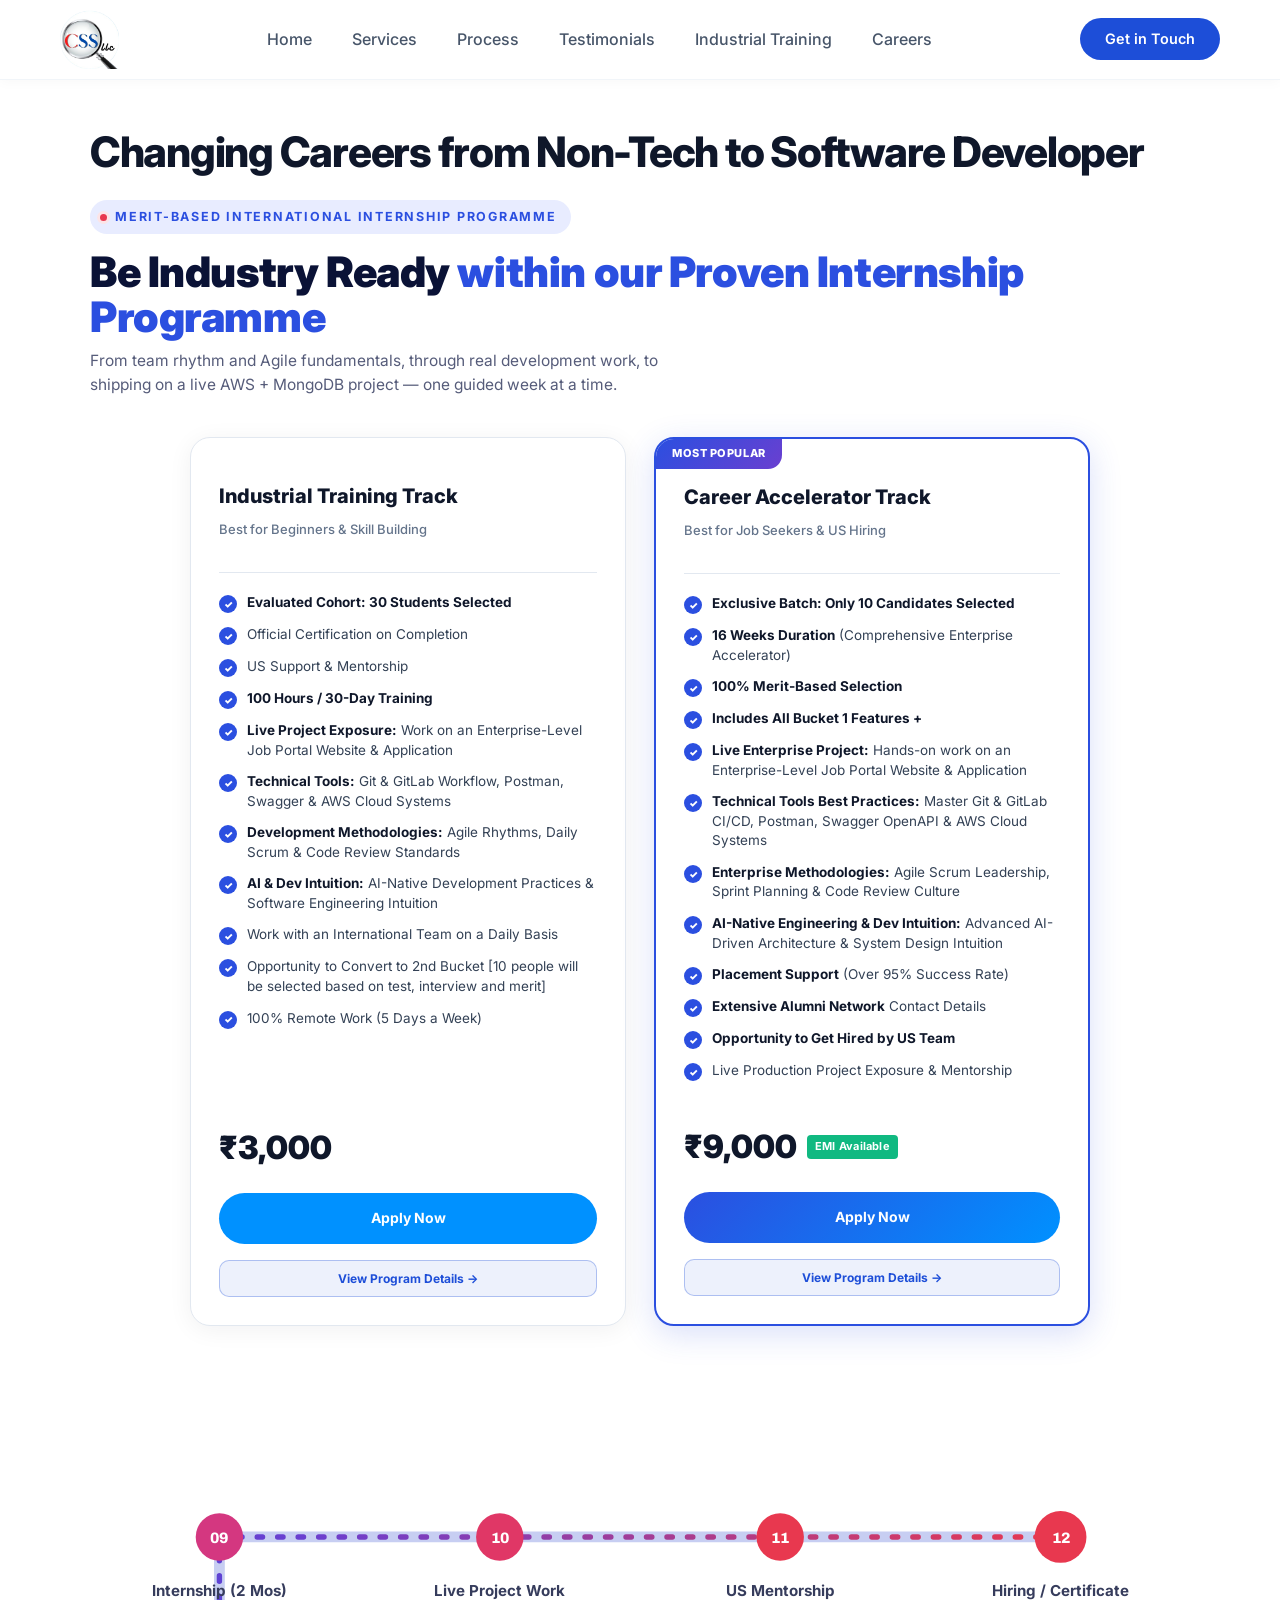
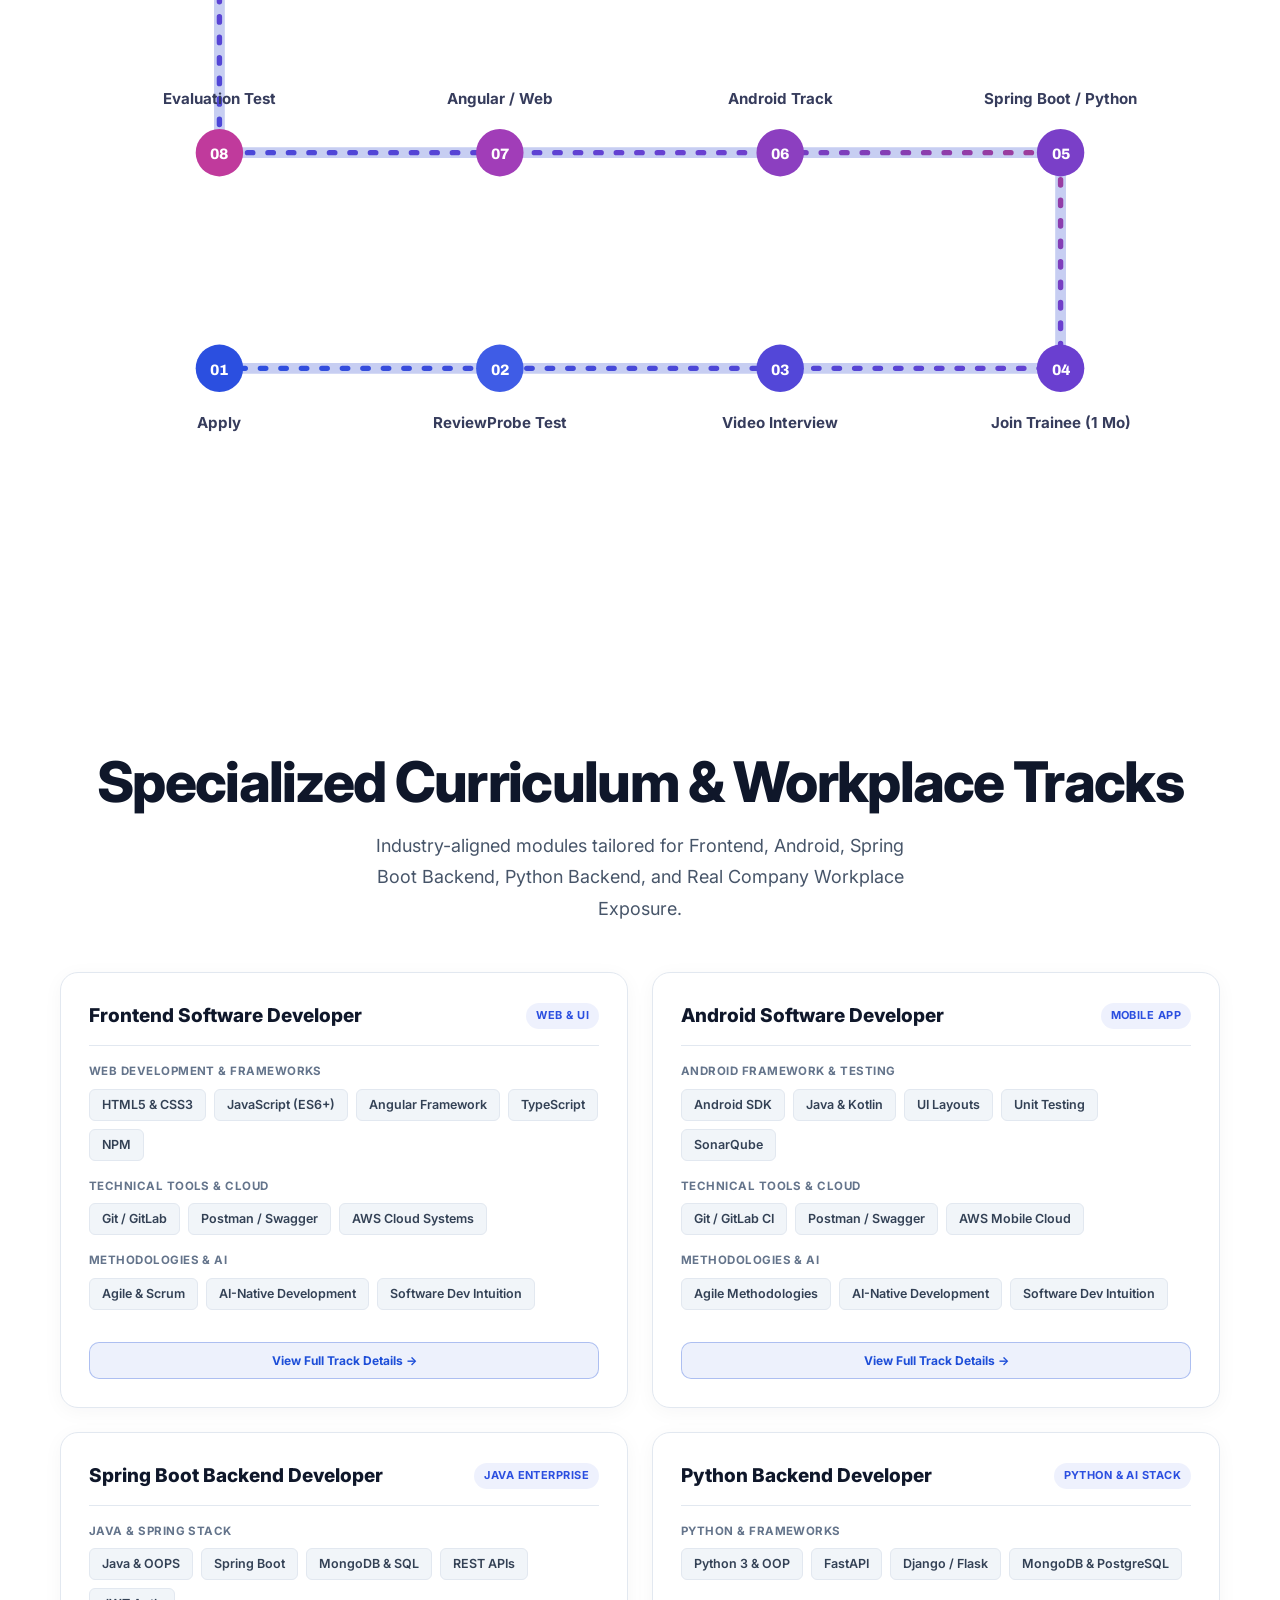
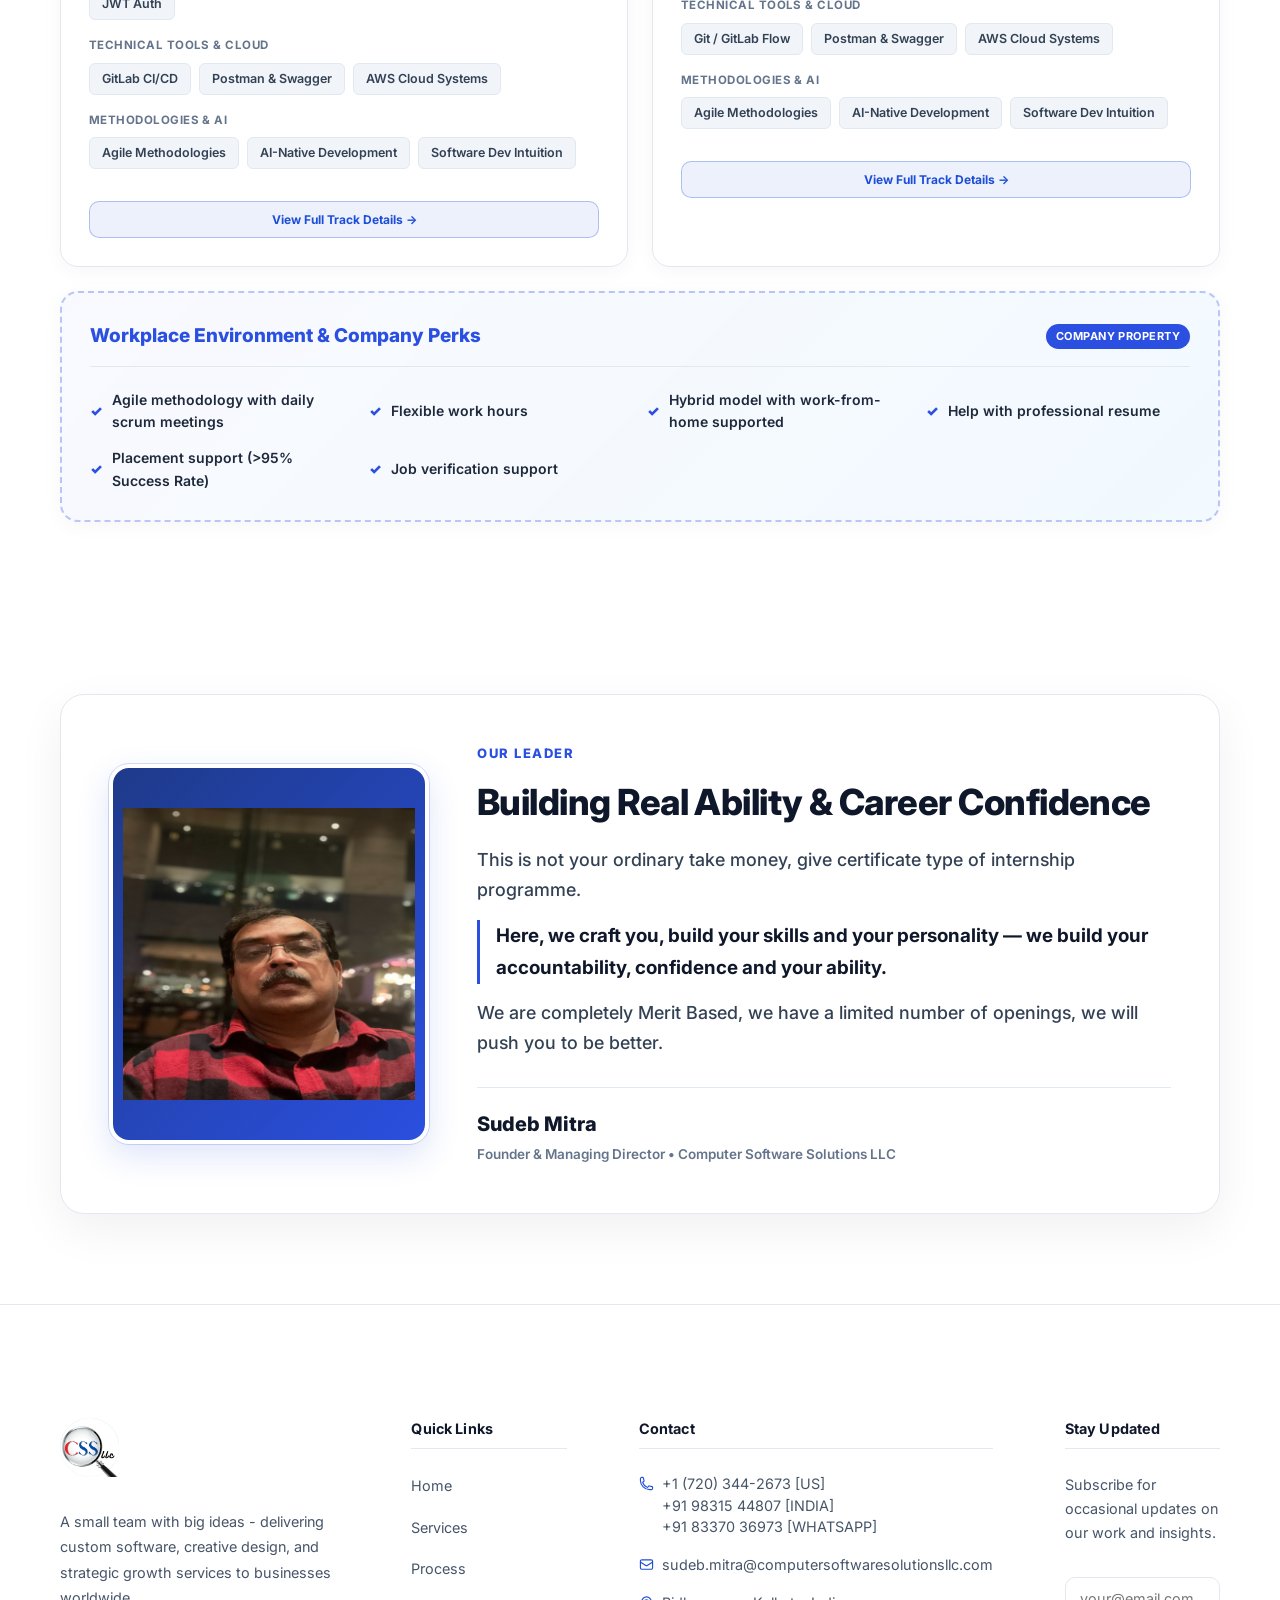
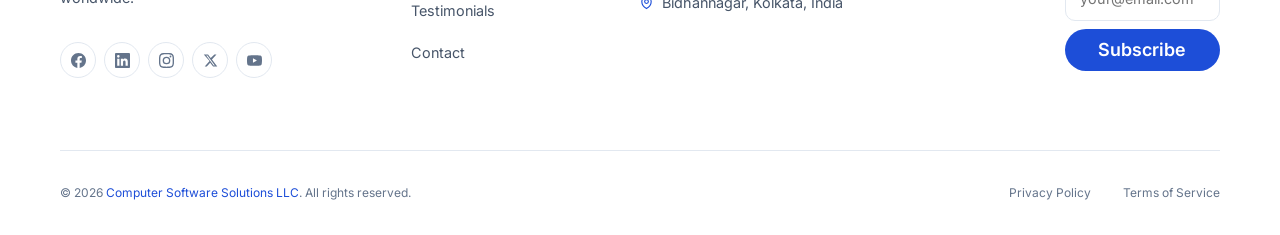
<file: industrial-training.html>
<!DOCTYPE html>
<html lang="en">
<head>
  <meta charset="UTF-8" />
  <meta name="viewport" content="width=device-width, initial-scale=1.0" />
  <meta name="description" content="IT Industrial Training by Computer Software Solutions LLC." />
  <title>Industrial Training | Computer Software Solutions LLC</title>

  <!-- Fonts -->
  <link rel="preconnect" href="https://fonts.googleapis.com" />
  <link rel="preconnect" href="https://fonts.gstatic.com" crossorigin />
  <link href="https://fonts.googleapis.com/css2?family=Archivo:wght@700;800;900&family=Inter:wght@400;500;600;700&display=swap" rel="stylesheet" />

  <!-- CSS -->
  <link rel="stylesheet" href="css/style.css" />
  <link rel="stylesheet" href="css/nav.css" />
  <link rel="stylesheet" href="css/footer.css" />
  <link rel="stylesheet" href="css/industrial-training.css" />
</head>

<body>

  <!-- NAVBAR -->
  <header>
    <nav id="navbar" role="navigation" aria-label="Main navigation">
      <div class="container">
        <div class="nav-inner">
          <button id="hamburger" class="hamburger" aria-label="Toggle navigation menu" aria-expanded="false" aria-controls="mobile-menu">
            <span class="hamburger-line"></span>
            <span class="hamburger-line"></span>
            <span class="hamburger-line"></span>
          </button>
          <a href="index.html" class="nav-logo" aria-label="Computer Software Solutions LLC - Home">
            <img src="assets/icons/logo.png" alt="CSSllc Logo" class="nav-logo-img" />
          </a>
          <ul class="nav-links" role="list">
            <li><a href="index.html">Home</a></li>
            <li><a href="index.html#services">Services</a></li>
            <li><a href="index.html#about">Process</a></li>
            <li><a href="index.html#testimonials">Testimonials</a></li>
            <li><a href="industrial-training.html" class="active">Industrial Training</a></li>
            <li><a href="#" data-open-modal="careers">Careers</a></li>
          </ul>
          <div class="nav-cta">
            <a href="https://forms.gle/X7zr9fEAK3FtL6va9" target="_blank" rel="noopener noreferrer" class="btn btn-primary" id="nav-cta-btn">Get in Touch</a>
          </div>
        </div>
      </div>
    </nav>

    <!-- Mobile Drawer -->
    <div id="mobile-menu" class="mobile-menu" role="dialog" aria-label="Mobile navigation">
      <ul class="mobile-menu-links" role="list">
        <li><a href="index.html">Home</a></li>
        <li><a href="index.html#services">Services</a></li>
        <li><a href="index.html#about">Process</a></li>
        <li><a href="index.html#testimonials">Testimonials</a></li>
        <li><a href="industrial-training.html" class="active">Industrial Training</a></li>
        <li><a href="#" data-open-modal="careers">Careers</a></li>
      </ul>
      <div class="mobile-menu-cta">
        <a href="https://forms.gle/X7zr9fEAK3FtL6va9" target="_blank" rel="noopener noreferrer" class="btn btn-primary">Get in Touch</a>
      </div>
    </div>
  </header>

  <!-- 1. FLOWCHART — 12-Week Industrial Track -->
  <style>
    /* ---- Flowchart section scoped styles ---- */
    .fc-wrap { max-width: 1100px; margin: 0 auto; }

    .fc-eyebrow {
      display: inline-flex; align-items: center; gap: 8px;
      font-size: 12.5px; font-weight: 700; letter-spacing: .14em;
      text-transform: uppercase; color: #2b4fe0;
      background: #e8ecff; padding: 7px 14px 7px 10px; border-radius: 999px;
    }
    .fc-eyebrow .fc-dot {
      width: 7px; height: 7px; border-radius: 50%;
      background: #e8384f; box-shadow: 0 0 0 3px #fce4e7;
    }
    .fc-title {
      font-weight: 900; font-size: clamp(26px, 4vw, 42px);
      line-height: 1.06; letter-spacing: -.01em;
      margin: 16px 0 10px; color: #0a1236;
    }
    .fc-title span { color: #2b4fe0; }
    .fc-sub {
      max-width: 580px; color: #565c7a;
      font-size: 15.5px; line-height: 1.55; margin-bottom: 40px;
    }

    /* diagram */
    .fc-diagram { position: relative; margin-bottom: 52px; }
    .fc-diagram svg { width: 100%; height: auto; display: block; overflow: visible; }
    .fc-node-label { font-family: 'Inter', sans-serif; }
    .fc-node-num   { font-family: 'Archivo', sans-serif; font-weight: 800; }
    /* ---- Conveyor belt animation ---- */
    @keyframes fcConveyorMove {
      from { stroke-dashoffset: 19; }
      to   { stroke-dashoffset: 0; }
    }
    .fc-moving-trail {
      animation: fcConveyorMove 0.8s linear infinite;
    }

    @media (max-width: 900px) { .fc-diagram-desktop { display: none; } }
    @media (min-width: 901px) { .fc-diagram-mobile  { display: none; } }

    /* mobile stepper */
    .fc-diagram-mobile { position: relative; padding-left: 40px; margin-bottom: 48px; }
    .fc-vline {
      position: absolute; left: 13px; top: 6px; bottom: 6px; width: 2px;
      background: repeating-linear-gradient(to bottom, #d7dcf3 0 6px, transparent 6px 12px);
    }
    .fc-m-node { position: relative; display: flex; align-items: center; gap: 12px; padding: 9px 0; }
    .fc-m-badge {
      width: 27px; height: 27px; border-radius: 50%; flex-shrink: 0;
      display: flex; align-items: center; justify-content: center;
      color: #fff; font-family: 'Archivo', sans-serif; font-weight: 800; font-size: 11.5px;
      position: relative; z-index: 1; margin-left: -40px;
    }
    .fc-m-title  { font-size: 13.5px; font-weight: 600; color: #10142c; }
    .fc-m-week   {
      font-size: 10.5px; font-weight: 700; color: #565c7a;
      text-transform: uppercase; letter-spacing: .06em; margin-right: 8px;
    }

    /* phase cards */
    .fc-phases { display: grid; grid-template-columns: repeat(3, 1fr); gap: 22px; }
    @media (max-width: 820px) { .fc-phases { grid-template-columns: 1fr; } }

    .fc-phase-card {
      background: #fff; border: 1px solid #d7dcf3; border-radius: 16px;
      padding: 22px 20px; box-shadow: 0 14px 30px -20px rgba(16,26,77,.28);
    }
    .fc-phase-head { display: flex; align-items: center; gap: 10px; margin-bottom: 14px; }
    .fc-phase-chip {
      width: 30px; height: 30px; border-radius: 9px; flex-shrink: 0;
      display: flex; align-items: center; justify-content: center;
      color: #fff; font-family: 'Archivo', sans-serif; font-weight: 800; font-size: 12px;
    }
    .fc-phase-name  { font-family: 'Archivo', sans-serif; font-weight: 800; font-size: 15.5px; color: #0a1236; }
    .fc-phase-weeks { font-size: 11px; color: #565c7a; font-weight: 600; }
    .fc-week-block  { margin-bottom: 14px; }
    .fc-week-block:last-child { margin-bottom: 0; }
    .fc-week-tag {
      display: inline-block; font-size: 10.5px; font-weight: 700;
      letter-spacing: .05em; text-transform: uppercase; color: #565c7a; margin-bottom: 4px;
    }
    .fc-week-desc { font-size: 13.5px; line-height: 1.45; color: #363c5c; }

    /* ---- Goal Bucket Cards ---- */
    .goals-container {
      max-width: 900px;
      margin: 40px auto 60px auto;
    }
    .goals-grid {
      display: grid;
      grid-template-columns: repeat(2, 1fr);
      gap: 28px;
      align-items: stretch;
    }
    @media (max-width: 768px) {
      .goals-grid { grid-template-columns: 1fr; }
    }
    .goal-card {
      position: relative;
      background: #ffffff;
      border: 1px solid #e2e8f0;
      border-radius: 20px;
      padding: 32px 28px 28px;
      display: flex;
      flex-direction: column;
      box-shadow: 0 4px 24px rgba(15, 23, 42, 0.06);
      transition: transform 0.25s ease, box-shadow 0.25s ease;
    }
    .goal-card:hover {
      transform: translateY(-4px);
      box-shadow: 0 12px 32px rgba(15, 23, 42, 0.12);
    }
    .goal-card.featured {
      border: 2px solid #2b4fe0;
      box-shadow: 0 8px 32px rgba(43, 79, 224, 0.18);
    }
    .popular-ribbon {
      position: absolute;
      top: 0;
      left: 0;
      background: linear-gradient(135deg, #2b4fe0, #6a3fd0);
      color: #ffffff;
      font-size: 11px;
      font-weight: 800;
      letter-spacing: 0.05em;
      padding: 6px 16px;
      border-top-left-radius: 18px;
      border-bottom-right-radius: 14px;
      text-transform: uppercase;
    }
    .goal-header {
      margin-bottom: 16px;
      padding-top: 10px;
    }
    .goal-title {
      font-size: 20px;
      font-weight: 800;
      color: #0f172a;
      margin-bottom: 4px;
    }
    .goal-subtitle {
      font-size: 13px;
      color: #64748b;
      font-weight: 500;
    }
    .goal-divider {
      height: 1px;
      background: #e2e8f0;
      margin: 14px 0 20px 0;
    }
    .goal-features {
      list-style: none;
      padding: 0;
      margin: 0 0 24px 0;
      display: flex;
      flex-direction: column;
      gap: 12px;
      flex-grow: 1;
    }
    .goal-features li {
      display: flex;
      align-items: flex-start;
      gap: 10px;
      font-size: 13.5px;
      color: #334155;
      line-height: 1.45;
    }
    .goal-features li strong {
      color: #0f172a;
    }
    .goal-check {
      width: 18px;
      height: 18px;
      border-radius: 50%;
      background: #2b4fe0;
      color: #ffffff;
      display: inline-flex;
      align-items: center;
      justify-content: center;
      font-size: 10px;
      font-weight: 900;
      flex-shrink: 0;
      margin-top: 2px;
    }
    .goal-price-wrap {
      margin-top: auto;
      padding-top: 16px;
      margin-bottom: 20px;
      display: flex;
      align-items: center;
      gap: 10px;
    }
    .goal-price {
      font-size: 32px;
      font-weight: 900;
      color: #0f172a;
    }
    .emi-tag {
      background: #10b981;
      color: #ffffff;
      font-size: 11px;
      font-weight: 700;
      padding: 3px 8px;
      border-radius: 4px;
      letter-spacing: 0.02em;
    }
    .goal-btn {
      width: 100%;
      padding: 14px 20px;
      border-radius: 9999px;
      border: none;
      background: #0091ff;
      color: #ffffff;
      font-size: 14px;
      font-weight: 700;
      cursor: pointer;
      text-align: center;
      text-decoration: none;
      transition: background 0.2s ease, transform 0.2s ease;
      display: block;
    }
    .goal-btn:hover {
      background: #0077e6;
      transform: translateY(-1px);
    }

    /* ---- Detailed Domain & Curriculum Cards ---- */
    .domain-cards-grid {
      display: grid;
      grid-template-columns: repeat(2, 1fr);
      gap: 24px;
      margin-top: 30px;
    }
    @media (max-width: 900px) {
      .domain-cards-grid {
        grid-template-columns: 1fr;
      }
    }
    .domain-card {
      background: #ffffff;
      border: 1px solid #e2e8f0;
      border-radius: 18px;
      padding: 28px;
      box-shadow: 0 4px 20px rgba(15, 23, 42, 0.04);
      display: flex;
      flex-direction: column;
      gap: 16px;
      transition: all 0.25s ease;
    }
    .domain-card:hover {
      transform: translateY(-3px);
      box-shadow: 0 10px 28px rgba(15, 23, 42, 0.08);
      border-color: #2b4fe0;
    }
    .domain-card-header {
      display: flex;
      align-items: center;
      justify-content: space-between;
      border-bottom: 1px solid #e2e8f0;
      padding-bottom: 14px;
    }
    .domain-card-title {
      font-size: 19px;
      font-weight: 800;
      color: #0f172a;
    }
    .domain-badge {
      font-size: 11px;
      font-weight: 700;
      padding: 4px 10px;
      border-radius: 9999px;
      background: rgba(43, 79, 224, 0.08);
      color: #2b4fe0;
      text-transform: uppercase;
      letter-spacing: 0.04em;
    }
    .domain-group {
      display: flex;
      flex-direction: column;
      gap: 8px;
    }
    .domain-group-label {
      font-size: 11.5px;
      font-weight: 700;
      color: #64748b;
      text-transform: uppercase;
      letter-spacing: 0.04em;
    }
    .domain-pill-list {
      display: flex;
      flex-wrap: wrap;
      gap: 8px;
    }
    .domain-pill {
      font-size: 12.5px;
      font-weight: 600;
      padding: 5px 12px;
      border-radius: 6px;
      background: #f1f5f9;
      color: #334155;
      border: 1px solid #e2e8f0;
    }
    .domain-card.workplace-card {
      grid-column: span 2;
      background: linear-gradient(135deg, rgba(43, 79, 224, 0.03), rgba(0, 145, 255, 0.05));
      border: 2px dashed rgba(43, 79, 224, 0.3);
    }
    @media (max-width: 900px) {
      .domain-card.workplace-card {
        grid-column: span 1;
      }
    }

    /* ---- Leader / Founder Section (2-Column Card Layout) ---- */
    .leader-section {
      padding: 60px 0 90px 0;
      background: var(--bg-primary, #f8fafc);
      width: 100%;
    }
    .leader-card {
      width: 100%;
      background: #ffffff;
      border: 1px solid #e2e8f0;
      border-radius: 24px;
      padding: 48px;
      box-shadow: 0 16px 48px rgba(15, 23, 42, 0.06);
      display: grid;
      grid-template-columns: 320px 1fr;
      gap: 48px;
      align-items: center;
    }
    .leader-col-left {
      display: flex;
      justify-content: center;
      align-items: center;
      width: 100%;
    }
    .leader-image-frame {
      width: 100%;
      max-width: 320px;
      height: 380px;
      border-radius: 20px;
      overflow: hidden;
      box-shadow: 0 12px 32px rgba(43, 79, 224, 0.15);
      border: 4px solid #ffffff;
      outline: 1px solid rgba(43, 79, 224, 0.2);
      background: linear-gradient(135deg, #1e3a8a 0%, #2b4fe0 100%);
      position: relative;
    }
    .leader-img {
      width: 100%;
      height: 100%;
      object-fit: contain;
      object-position: center center;
      padding: 10px;
      display: block;
      transition: transform 0.4s ease;
    }
    .leader-card:hover .leader-img {
      transform: none;
    }
    .leader-portrait-circle-fallback {
      width: 100%;
      height: 100%;
      display: flex;
      align-items: center;
      justify-content: center;
      color: #ffffff;
    }
    .leader-portrait-circle-fallback svg {
      width: 120px;
      height: 120px;
    }
    .leader-col-right {
      display: flex;
      flex-direction: column;
      align-items: flex-start;
      text-align: left;
      gap: 16px;
    }
    .leader-eyebrow {
      font-size: 13px;
      font-weight: 800;
      color: #2b4fe0;
      text-transform: uppercase;
      letter-spacing: 0.12em;
    }
    .leader-title {
      font-size: clamp(24px, 3vw, 36px);
      font-weight: 800;
      color: #0f172a;
      line-height: 1.25;
      letter-spacing: -0.015em;
      margin: 0;
      text-align: left;
    }
    .leader-body {
      font-size: clamp(15.5px, 1.4vw, 18px);
      line-height: 1.7;
      color: #334155;
      font-weight: 500;
      display: flex;
      flex-direction: column;
      gap: 14px;
      margin-top: 4px;
      text-align: left;
    }
    .leader-body p {
      margin: 0;
      text-align: left;
    }
    .leader-body p.highlight {
      font-weight: 700;
      color: #0f172a;
      font-size: 1.05em;
      padding-left: 16px;
      border-left: 3px solid #2b4fe0;
    }
    .leader-signoff {
      margin-top: 12px;
      padding-top: 20px;
      border-top: 1px solid #e2e8f0;
      display: flex;
      flex-direction: column;
      gap: 4px;
      width: 100%;
      text-align: left;
    }
    .leader-signoff-name {
      font-size: 20px;
      font-weight: 800;
      color: #0f172a;
      text-align: left;
    }
    .leader-signoff-role {
      font-size: 13.5px;
      font-weight: 600;
      color: #64748b;
      text-align: left;
    }
    @media (max-width: 900px) {
      .leader-card {
        grid-template-columns: 1fr;
        padding: 32px 24px;
        gap: 32px;
      }
      .leader-image-frame {
        max-width: 260px;
        height: 300px;
      }
      .leader-col-right {
        align-items: center;
        text-align: center;
      }
      .leader-title, .leader-body, .leader-body p, .leader-signoff, .leader-signoff-name, .leader-signoff-role {
        text-align: center;
      }
      .leader-body p.highlight {
        border-left: none;
        border-top: 2px solid #2b4fe0;
        padding-left: 0;
        padding-top: 12px;
      }
    }
  </style>

  <main style="padding-top: var(--nav-height);">
    <section id="it-flowchart" class="section" aria-label="12-Week Industrial Track Flowchart" style="padding-top: var(--space-2xl);">
      <div class="container">
        <div class="fc-wrap">

          <h1 class="section-title" style="margin-bottom: var(--space-lg); font-size: clamp(26px, 4vw, 42px); color: var(--text-primary); font-weight: 800; line-height: 1.15;">Changing Careers from Non-Tech to Software Developer</h1>

          <span class="fc-eyebrow"><span class="fc-dot"></span>Merit-Based International Internship Programme</span>
          <h2 class="fc-title">Be Industry Ready <span>within our Proven Internship Programme</span></h2>
          <p class="fc-sub">From team rhythm and Agile fundamentals, through real development work, to shipping on a live AWS + MongoDB project — one guided week at a time.</p>

          <!-- ========= 2 GOAL BUCKET CARDS ========= -->
          <div class="goals-container">
            <div class="goals-grid">
              
              <!-- Bucket 1 Card -->
              <div class="goal-card">
                <div class="goal-header">
                  <h3 class="goal-title">Industrial Training Track</h3>
                  <span class="goal-subtitle">Best for Beginners &amp; Skill Building</span>
                </div>
                <div class="goal-divider"></div>
                <ul class="goal-features">
                  <li><span class="goal-check">✓</span><span><strong>Evaluated Cohort: 30 Students Selected</strong></span></li>
                  <li><span class="goal-check">✓</span><span>Official Certification on Completion</span></li>
                  <li><span class="goal-check">✓</span><span>US Support &amp; Mentorship</span></li>
                  <li><span class="goal-check">✓</span><span><strong>100 Hours / 30-Day Training</strong></span></li>
                  <li><span class="goal-check">✓</span><span><strong>Live Project Exposure:</strong> Work on an Enterprise-Level Job Portal Website &amp; Application</span></li>
                  <li><span class="goal-check">✓</span><span><strong>Technical Tools:</strong> Git &amp; GitLab Workflow, Postman, Swagger &amp; AWS Cloud Systems</span></li>
                  <li><span class="goal-check">✓</span><span><strong>Development Methodologies:</strong> Agile Rhythms, Daily Scrum &amp; Code Review Standards</span></li>
                  <li><span class="goal-check">✓</span><span><strong>AI &amp; Dev Intuition:</strong> AI-Native Development Practices &amp; Software Engineering Intuition</span></li>
                  <li><span class="goal-check">✓</span><span>Work with an International Team on a Daily Basis</span></li>
                  <li><span class="goal-check">✓</span><span>Opportunity to Convert to 2nd Bucket [10 people will be selected based on test, interview and merit]</span></li>
                  <li><span class="goal-check">✓</span><span>100% Remote Work (5 Days a Week)</span></li>
                </ul>
                <div class="goal-price-wrap">
                  <span class="goal-price">₹3,000</span>
                </div>
                <a href="#contact" class="goal-btn">Apply Now</a>
                <button type="button" class="btn-track-detail" data-open-modal="bucket-3k">View Program Details &rarr;</button>
              </div>

              <!-- Bucket 2 Card (Featured) -->
              <div class="goal-card featured">
                <div class="popular-ribbon">Most Popular</div>
                <div class="goal-header">
                  <h3 class="goal-title">Career Accelerator Track</h3>
                  <span class="goal-subtitle">Best for Job Seekers &amp; US Hiring</span>
                </div>
                <div class="goal-divider"></div>
                <ul class="goal-features">
                  <li><span class="goal-check">✓</span><span><strong>Exclusive Batch: Only 10 Candidates Selected</strong></span></li>
                  <li><span class="goal-check">✓</span><span><strong>16 Weeks Duration</strong> (Comprehensive Enterprise Accelerator)</span></li>
                  <li><span class="goal-check">✓</span><span><strong>100% Merit-Based Selection</strong></span></li>
                  <li><span class="goal-check">✓</span><span><strong>Includes All Bucket 1 Features +</strong></span></li>
                  <li><span class="goal-check">✓</span><span><strong>Live Enterprise Project:</strong> Hands-on work on an Enterprise-Level Job Portal Website &amp; Application</span></li>
                  <li><span class="goal-check">✓</span><span><strong>Technical Tools Best Practices:</strong> Master Git &amp; GitLab CI/CD, Postman, Swagger OpenAPI &amp; AWS Cloud Systems</span></li>
                  <li><span class="goal-check">✓</span><span><strong>Enterprise Methodologies:</strong> Agile Scrum Leadership, Sprint Planning &amp; Code Review Culture</span></li>
                  <li><span class="goal-check">✓</span><span><strong>AI-Native Engineering &amp; Dev Intuition:</strong> Advanced AI-Driven Architecture &amp; System Design Intuition</span></li>
                  <li><span class="goal-check">✓</span><span><strong>Placement Support</strong> (Over 95% Success Rate)</span></li>
                  <li><span class="goal-check">✓</span><span><strong>Extensive Alumni Network</strong> Contact Details</span></li>
                  <li><span class="goal-check">✓</span><span><strong>Opportunity to Get Hired by US Team</strong></span></li>
                  <li><span class="goal-check">✓</span><span>Live Production Project Exposure &amp; Mentorship</span></li>
                </ul>
                <div class="goal-price-wrap">
                  <span class="goal-price">₹9,000</span>
                  <span class="emi-tag">EMI Available</span>
                </div>
                <a href="#contact" class="goal-btn" style="background: linear-gradient(135deg, #2b4fe0, #0091ff);">Apply Now</a>
                <button type="button" class="btn-track-detail" data-open-modal="bucket-9k">View Program Details &rarr;</button>
              </div>

            </div>
          </div>

          <!-- ========= DESKTOP SERPENTINE DIAGRAM ========= -->
          <div class="fc-diagram fc-diagram-desktop" aria-hidden="true">
            <svg viewBox="0 0 1020 640" xmlns="http://www.w3.org/2000/svg">
              <!-- track path -->
              <path d="M120,540 L380,540 L640,540 L900,540 L900,340 L640,340 L380,340 L120,340 L120,140 L380,140 L640,140 L900,140"
                fill="none" stroke="#c7cef2" stroke-width="10" stroke-linecap="round" stroke-linejoin="round"/>
              <path class="fc-moving-trail" d="M120,540 L380,540 L640,540 L900,540 L900,340 L640,340 L380,340 L120,340 L120,140 L380,140 L640,140 L900,140"
                fill="none" stroke="url(#fcTrailGrad)" stroke-width="5" stroke-linecap="round" stroke-linejoin="round" stroke-dasharray="5 14"/>
              <defs>
                <linearGradient id="fcTrailGrad" x1="0" y1="1" x2="1" y2="0">
                  <stop offset="0%"   stop-color="#2b4fe0"/>
                  <stop offset="55%"  stop-color="#6a3fd0"/>
                  <stop offset="100%" stop-color="#e8384f"/>
                </linearGradient>
              </defs>

              <!-- Row 1 (bottom, steps 1–4) labels below -->
              <g class="fc-node-label" fill="#363c5c" font-size="14">
                <text x="120" y="595" text-anchor="middle" font-weight="700">Apply</text>
                <text x="380" y="595" text-anchor="middle" font-weight="700">ReviewProbe Test</text>
                <text x="640" y="595" text-anchor="middle" font-weight="700">Video Interview</text>
                <text x="900" y="595" text-anchor="middle" font-weight="700">Join Trainee (1 Mo)</text>
              </g>

              <!-- Row 2 (middle, steps 5–8, right to left) labels above -->
              <g class="fc-node-label" fill="#363c5c" font-size="14">
                <text x="900" y="295" text-anchor="middle" font-weight="700">Spring Boot / Python</text>
                <text x="640" y="295" text-anchor="middle" font-weight="700">Android Track</text>
                <text x="380" y="295" text-anchor="middle" font-weight="700">Angular / Web</text>
                <text x="120" y="295" text-anchor="middle" font-weight="700">Evaluation Test</text>
              </g>

              <!-- Row 3 (top, steps 9–12, left to right) labels above -->
              <g class="fc-node-label" fill="#363c5c" font-size="14">
                <text x="120" y="195" text-anchor="middle" font-weight="700">Internship (2 Mos)</text>
                <text x="380" y="195" text-anchor="middle" font-weight="700">Live Project Work</text>
                <text x="640" y="195" text-anchor="middle" font-weight="700">US Mentorship</text>
                <text x="900" y="195" text-anchor="middle" font-weight="700">Hiring / Certificate</text>
              </g>

              <!-- Nodes -->
              <g>
                <circle cx="120" cy="540" r="22" fill="#2b4fe0"/>
                <circle cx="380" cy="540" r="22" fill="#3f5ce6"/>
                <circle cx="640" cy="540" r="22" fill="#5347d8"/>
                <circle cx="900" cy="540" r="22" fill="#6a3fd0"/>
                <circle cx="900" cy="340" r="22" fill="#7a3fc8"/>
                <circle cx="640" cy="340" r="22" fill="#8c3fc0"/>
                <circle cx="380" cy="340" r="22" fill="#a13db8"/>
                <circle cx="120" cy="340" r="22" fill="#c03a9c"/>
                <circle cx="120" cy="140" r="22" fill="#d43780"/>
                <circle cx="380" cy="140" r="22" fill="#e03766"/>
                <circle cx="640" cy="140" r="22" fill="#e8384f"/>
                <circle cx="900" cy="140" r="24" fill="#e8384f"/>
              </g>
              <g class="fc-node-num" fill="#fff" font-size="14" text-anchor="middle">
                <text x="120" y="546">01</text> <text x="380" y="546">02</text>
                <text x="640" y="546">03</text> <text x="900" y="546">04</text>
                <text x="900" y="346">05</text> <text x="640" y="346">06</text>
                <text x="380" y="346">07</text> <text x="120" y="346">08</text>
                <text x="120" y="146">09</text> <text x="380" y="146">10</text>
                <text x="640" y="146">11</text> <text x="900" y="146">12</text>
              </g>

            </svg>
          </div>

          <!-- ========= MOBILE STEPPER ========= -->
          <div class="fc-diagram fc-diagram-mobile" aria-label="12-step course roadmap">
            <div class="fc-vline"></div>
            <div class="fc-m-node"><div class="fc-m-badge" style="background:#2b4fe0">01</div><div><span class="fc-m-week">Step 1</span><span class="fc-m-title">Apply</span></div></div>
            <div class="fc-m-node"><div class="fc-m-badge" style="background:#3f5ce6">02</div><div><span class="fc-m-week">Step 2</span><span class="fc-m-title">ReviewProbe Screening Test</span></div></div>
            <div class="fc-m-node"><div class="fc-m-badge" style="background:#5347d8">03</div><div><span class="fc-m-week">Step 3</span><span class="fc-m-title">Online Video Interview</span></div></div>
            <div class="fc-m-node"><div class="fc-m-badge" style="background:#6a3fd0">04</div><div><span class="fc-m-week">Step 4</span><span class="fc-m-title">Join as Trainee (1 Month)</span></div></div>
            <div class="fc-m-node"><div class="fc-m-badge" style="background:#7a3fc8">05</div><div><span class="fc-m-week">Step 5</span><span class="fc-m-title">Spring Boot / Python Track</span></div></div>
            <div class="fc-m-node"><div class="fc-m-badge" style="background:#8c3fc0">06</div><div><span class="fc-m-week">Step 6</span><span class="fc-m-title">Android Track</span></div></div>
            <div class="fc-m-node"><div class="fc-m-badge" style="background:#a13db8">07</div><div><span class="fc-m-week">Step 7</span><span class="fc-m-title">Angular / Web Track</span></div></div>
            <div class="fc-m-node"><div class="fc-m-badge" style="background:#c03a9c">08</div><div><span class="fc-m-week">Step 8</span><span class="fc-m-title">Evaluation Test</span></div></div>
            <div class="fc-m-node"><div class="fc-m-badge" style="background:#d43780">09</div><div><span class="fc-m-week">Step 9</span><span class="fc-m-title">Internship (2 Months)</span></div></div>
            <div class="fc-m-node"><div class="fc-m-badge" style="background:#e03766">10</div><div><span class="fc-m-week">Step 10</span><span class="fc-m-title">Live Project Work</span></div></div>
            <div class="fc-m-node"><div class="fc-m-badge" style="background:#e8384f">11</div><div><span class="fc-m-week">Step 11</span><span class="fc-m-title">US Mentorship</span></div></div>
            <div class="fc-m-node"><div class="fc-m-badge" style="background:#e8384f">12</div><div><span class="fc-m-week">Step 12</span><span class="fc-m-title">Hiring / Certificate 🎉</span></div></div>
          </div>

        </div><!-- /.fc-wrap -->
      </div><!-- /.container -->
    </section>

    <!-- 2. SPECIALIZED CURRICULUM TRACKS & WORKPLACE ENVIRONMENT -->
    <section class="it-roadmap section">
      <div class="container">
        
        <div class="section-header centered" style="margin-bottom: var(--space-2xl);">
          <h2 class="section-title">Specialized Curriculum &amp; Workplace Tracks</h2>
          <p class="section-subtitle">
            Industry-aligned modules tailored for Frontend, Android, Spring Boot Backend, Python Backend, and Real Company Workplace Exposure.
          </p>
        </div>

        <div class="domain-cards-grid">

          <!-- Card 1: Frontend Software Developer -->
          <div class="domain-card">
            <div class="domain-card-header">
              <h3 class="domain-card-title">Frontend Software Developer</h3>
              <span class="domain-badge">Web &amp; UI</span>
            </div>
            
            <div class="domain-group">
              <span class="domain-group-label">Web Development &amp; Frameworks</span>
              <div class="domain-pill-list">
                <span class="domain-pill">HTML5 &amp; CSS3</span>
                <span class="domain-pill">JavaScript (ES6+)</span>
                <span class="domain-pill">Angular Framework</span>
                <span class="domain-pill">TypeScript</span>
                <span class="domain-pill">NPM</span>
              </div>
            </div>

            <div class="domain-group">
              <span class="domain-group-label">Technical Tools &amp; Cloud</span>
              <div class="domain-pill-list">
                <span class="domain-pill">Git / GitLab</span>
                <span class="domain-pill">Postman / Swagger</span>
                <span class="domain-pill">AWS Cloud Systems</span>
              </div>
            </div>

            <div class="domain-group">
              <span class="domain-group-label">Methodologies &amp; AI</span>
              <div class="domain-pill-list">
                <span class="domain-pill">Agile &amp; Scrum</span>
                <span class="domain-pill">AI-Native Development</span>
                <span class="domain-pill">Software Dev Intuition</span>
              </div>
            </div>

            <button type="button" class="btn-track-detail" data-open-modal="track-frontend">View Full Track Details &rarr;</button>
          </div>

          <!-- Card 2: Android Software Developer -->
          <div class="domain-card">
            <div class="domain-card-header">
              <h3 class="domain-card-title">Android Software Developer</h3>
              <span class="domain-badge">Mobile App</span>
            </div>

            <div class="domain-group">
              <span class="domain-group-label">Android Framework &amp; Testing</span>
              <div class="domain-pill-list">
                <span class="domain-pill">Android SDK</span>
                <span class="domain-pill">Java &amp; Kotlin</span>
                <span class="domain-pill">UI Layouts</span>
                <span class="domain-pill">Unit Testing</span>
                <span class="domain-pill">SonarQube</span>
              </div>
            </div>

            <div class="domain-group">
              <span class="domain-group-label">Technical Tools &amp; Cloud</span>
              <div class="domain-pill-list">
                <span class="domain-pill">Git / GitLab CI</span>
                <span class="domain-pill">Postman / Swagger</span>
                <span class="domain-pill">AWS Mobile Cloud</span>
              </div>
            </div>

            <div class="domain-group">
              <span class="domain-group-label">Methodologies &amp; AI</span>
              <div class="domain-pill-list">
                <span class="domain-pill">Agile Methodologies</span>
                <span class="domain-pill">AI-Native Development</span>
                <span class="domain-pill">Software Dev Intuition</span>
              </div>
            </div>

            <button type="button" class="btn-track-detail" data-open-modal="track-android">View Full Track Details &rarr;</button>
          </div>

          <!-- Card 3: Spring Boot Backend Developer -->
          <div class="domain-card">
            <div class="domain-card-header">
              <h3 class="domain-card-title">Spring Boot Backend Developer</h3>
              <span class="domain-badge">Java Enterprise</span>
            </div>

            <div class="domain-group">
              <span class="domain-group-label">Java &amp; Spring Stack</span>
              <div class="domain-pill-list">
                <span class="domain-pill">Java &amp; OOPS</span>
                <span class="domain-pill">Spring Boot</span>
                <span class="domain-pill">MongoDB &amp; SQL</span>
                <span class="domain-pill">REST APIs</span>
                <span class="domain-pill">JWT Auth</span>
              </div>
            </div>

            <div class="domain-group">
              <span class="domain-group-label">Technical Tools &amp; Cloud</span>
              <div class="domain-pill-list">
                <span class="domain-pill">GitLab CI/CD</span>
                <span class="domain-pill">Postman &amp; Swagger</span>
                <span class="domain-pill">AWS Cloud Systems</span>
              </div>
            </div>

            <div class="domain-group">
              <span class="domain-group-label">Methodologies &amp; AI</span>
              <div class="domain-pill-list">
                <span class="domain-pill">Agile Methodologies</span>
                <span class="domain-pill">AI-Native Development</span>
                <span class="domain-pill">Software Dev Intuition</span>
              </div>
            </div>

            <button type="button" class="btn-track-detail" data-open-modal="track-springboot">View Full Track Details &rarr;</button>
          </div>

          <!-- Card 4: Python Backend Developer -->
          <div class="domain-card">
            <div class="domain-card-header">
              <h3 class="domain-card-title">Python Backend Developer</h3>
              <span class="domain-badge">Python &amp; AI Stack</span>
            </div>

            <div class="domain-group">
              <span class="domain-group-label">Python &amp; Frameworks</span>
              <div class="domain-pill-list">
                <span class="domain-pill">Python 3 &amp; OOP</span>
                <span class="domain-pill">FastAPI</span>
                <span class="domain-pill">Django / Flask</span>
                <span class="domain-pill">MongoDB &amp; PostgreSQL</span>
              </div>
            </div>

            <div class="domain-group">
              <span class="domain-group-label">Technical Tools &amp; Cloud</span>
              <div class="domain-pill-list">
                <span class="domain-pill">Git / GitLab Flow</span>
                <span class="domain-pill">Postman &amp; Swagger</span>
                <span class="domain-pill">AWS Cloud Systems</span>
              </div>
            </div>

            <div class="domain-group">
              <span class="domain-group-label">Methodologies &amp; AI</span>
              <div class="domain-pill-list">
                <span class="domain-pill">Agile Methodologies</span>
                <span class="domain-pill">AI-Native Development</span>
                <span class="domain-pill">Software Dev Intuition</span>
              </div>
            </div>

            <button type="button" class="btn-track-detail" data-open-modal="track-python">View Full Track Details &rarr;</button>
          </div>

          <!-- Card 5: Workplace Environment (Full Width) -->
          <div class="domain-card workplace-card">
            <div class="domain-card-header">
              <h3 class="domain-card-title" style="color: #2b4fe0;">Workplace Environment &amp; Company Perks</h3>
              <span class="domain-badge" style="background: #2b4fe0; color: #fff;">Company Property</span>
            </div>

            <div style="display: grid; grid-template-columns: repeat(auto-fit, minmax(260px, 1fr)); gap: 14px; margin-top: 6px;">
              <div style="display: flex; align-items: center; gap: 10px; font-size: 14px; font-weight: 600; color: #1e293b;">
                <span style="color: #2b4fe0; font-weight: 900;">✓</span> Agile methodology with daily scrum meetings
              </div>
              <div style="display: flex; align-items: center; gap: 10px; font-size: 14px; font-weight: 600; color: #1e293b;">
                <span style="color: #2b4fe0; font-weight: 900;">✓</span> Flexible work hours
              </div>
              <div style="display: flex; align-items: center; gap: 10px; font-size: 14px; font-weight: 600; color: #1e293b;">
                <span style="color: #2b4fe0; font-weight: 900;">✓</span> Hybrid model with work-from-home supported
              </div>
              <div style="display: flex; align-items: center; gap: 10px; font-size: 14px; font-weight: 600; color: #1e293b;">
                <span style="color: #2b4fe0; font-weight: 900;">✓</span> Help with professional resume
              </div>
              <div style="display: flex; align-items: center; gap: 10px; font-size: 14px; font-weight: 600; color: #1e293b;">
                <span style="color: #2b4fe0; font-weight: 900;">✓</span> Placement support (&gt;95% Success Rate)
              </div>
              <div style="display: flex; align-items: center; gap: 10px; font-size: 14px; font-weight: 600; color: #1e293b;">
                <span style="color: #2b4fe0; font-weight: 900;">✓</span> Job verification support
              </div>
            </div>
          </div>

        </div><!-- /.domain-cards-grid -->
      </div><!-- /.container -->
    </section><!-- /.it-roadmap -->

    <!-- OUR LEADER / FOUNDER'S MESSAGE SECTION (Full-Width 2-Column Card) -->
    <section class="leader-section section" aria-label="A message from our leader">
      <div class="container">
        
        <div class="leader-card">

          <!-- Left Column: Leader Image -->
          <div class="leader-col-left">
            <div class="leader-image-frame">
              <img src="assets/images/Sudeb (1).jpg" alt="Sudeb Mitra - Founder &amp; Managing Director" class="leader-img" onerror="this.style.display='none'; this.nextElementSibling.style.display='flex';" />
              <div class="leader-portrait-circle-fallback" aria-hidden="true" style="display:none;">
                <svg xmlns="http://www.w3.org/2000/svg" fill="none" viewBox="0 0 24 24" stroke-width="1.3" stroke="currentColor">
                  <path stroke-linecap="round" stroke-linejoin="round" d="M17.982 18.725A7.488 7.488 0 0 0 12 15.75a7.488 7.488 0 0 0-5.982 2.975m11.963 0a9 9 0 1 0-11.963 0m11.963 0A8.966 8.966 0 0 1 12 21a8.966 8.966 0 0 1-5.982-2.275M15 9.75a3 3 0 1 1-6 0 3 3 0 0 1 6 0Z" />
                </svg>
              </div>
            </div>
          </div>

          <!-- Right Column: Leader Message Text -->
          <div class="leader-col-right">
            <span class="leader-eyebrow">OUR LEADER</span>
            <h2 class="leader-title">Building Real Ability &amp; Career Confidence</h2>
            
            <div class="leader-body">
              <p>This is not your ordinary take money, give certificate type of internship programme.</p>
              <p class="highlight">Here, we craft you, build your skills and your personality — we build your accountability, confidence and your ability.</p>
              <p>We are completely Merit Based, we have a limited number of openings, we will push you to be better.</p>
            </div>

            <div class="leader-signoff">
              <span class="leader-signoff-name">Sudeb Mitra</span>
              <span class="leader-signoff-role">Founder &amp; Managing Director • Computer Software Solutions LLC</span>
            </div>
          </div>

        </div>

      </div>
    </section>

  </main>

  <!-- FOOTER -->
  <footer id="footer" role="contentinfo">
    <div class="container">
      <div class="footer-main">
        <div class="footer-grid">

          <!-- Brand -->
          <div class="footer-brand">
            <a href="index.html" class="footer-logo" aria-label="CSSllc - Home">
              <img src="assets/icons/logo.png" alt="CSSllc Logo" class="footer-logo-img" />
            </a>
            <p class="footer-blurb">
              A small team with big ideas - delivering custom software, creative design,
              and strategic growth services to businesses worldwide.
            </p>
            <div class="footer-socials">
              <!-- Facebook -->
              <a href="https://facebook.com/csslc.india" class="footer-social-link" aria-label="CSSllc on Facebook" target="_blank" rel="noopener noreferrer">
                <svg xmlns="http://www.w3.org/2000/svg" viewBox="0 0 24 24" fill="currentColor" aria-hidden="true"><path d="M24 12.073c0-6.627-5.373-12-12-12s-12 5.373-12 12c0 5.99 4.388 10.954 10.125 11.854v-8.385H7.078v-3.47h3.047V9.43c0-3.007 1.792-4.669 4.533-4.669 1.312 0 2.686.235 2.686.235v2.953H15.83c-1.491 0-1.956.925-1.956 1.874v2.25h3.328l-.532 3.47h-2.796v8.385C19.612 23.027 24 18.062 24 12.073z"/></svg>
              </a>
              <!-- LinkedIn -->
              <a href="#" class="footer-social-link" aria-label="CSSllc on LinkedIn" rel="noopener noreferrer">
                <svg xmlns="http://www.w3.org/2000/svg" viewBox="0 0 24 24" fill="currentColor" aria-hidden="true"><path d="M20.447 20.452h-3.554v-5.569c0-1.328-.027-3.037-1.852-3.037-1.853 0-2.136 1.445-2.136 2.939v5.667H9.351V9h3.414v1.561h.046c.477-.9 1.637-1.85 3.37-1.85 3.601 0 4.267 2.37 4.267 5.455v6.286zM5.337 7.433a2.062 2.062 0 0 1-2.063-2.065 2.064 2.064 0 1 1 2.063 2.065zm1.782 13.019H3.555V9h3.564v11.452zM22.225 0H1.771C.792 0 0 .774 0 1.729v20.542C0 23.227.792 24 1.771 24h20.451C23.2 24 24 23.227 24 22.271V1.729C24 .774 23.2 0 22.222 0h.003z"/></svg>
              </a>
              <!-- Instagram -->
              <a href="#" class="footer-social-link" aria-label="CSSllc on Instagram" rel="noopener noreferrer">
                <svg xmlns="http://www.w3.org/2000/svg" viewBox="0 0 24 24" fill="currentColor" aria-hidden="true"><path d="M12 2.163c3.204 0 3.584.012 4.85.07 3.252.148 4.771 1.691 4.919 4.919.058 1.265.069 1.645.069 4.849 0 3.205-.012 3.584-.069 4.849-.149 3.225-1.664 4.771-4.919 4.919-1.266.058-1.644.07-4.85.07-3.204 0-3.584-.012-4.849-.07-3.26-.149-4.771-1.699-4.919-4.92-.058-1.265-.07-1.644-.07-4.849 0-3.204.013-3.583.07-4.849.149-3.227 1.664-4.771 4.919-4.919 1.266-.057 1.645-.069 4.849-.069zM12 0C8.741 0 8.333.014 7.053.072 2.695.272.273 2.69.073 7.052.014 8.333 0 8.741 0 12c0 3.259.014 3.668.072 4.948.2 4.358 2.618 6.78 6.98 6.98C8.333 23.986 8.741 24 12 24c3.259 0 3.668-.014 4.948-.072 4.354-.2 6.782-2.618 6.979-6.98.059-1.28.073-1.689.073-4.948 0-3.259-.014-3.667-.072-4.947-.196-4.354-2.617-6.78-6.979-6.98C15.668.014 15.259 0 12 0zm0 5.838a6.162 6.162 0 1 0 0 12.324 6.162 6.162 0 0 0 0-12.324zM12 16a4 4 0 1 1 0-8 4 4 0 0 1 0 8zm6.406-11.845a1.44 1.44 0 1 0 0 2.881 1.44 1.44 0 0 0 0-2.881z"/></svg>
              </a>
              <!-- Twitter/X -->
              <a href="#" class="footer-social-link" aria-label="CSSllc on X (Twitter)" rel="noopener noreferrer">
                <svg xmlns="http://www.w3.org/2000/svg" viewBox="0 0 24 24" fill="currentColor" aria-hidden="true"><path d="M18.244 2.25h3.308l-7.227 8.26 8.502 11.24H16.17l-4.714-6.231-5.401 6.231H2.744l7.737-8.835L1.254 2.25H8.08l4.259 5.629L18.244 2.25zM17.083 20.06h1.833L7.084 4.126H5.117z"/></svg>
              </a>
              <!-- YouTube -->
              <a href="#" class="footer-social-link" aria-label="CSSllc on YouTube" rel="noopener noreferrer">
                <svg xmlns="http://www.w3.org/2000/svg" viewBox="0 0 24 24" fill="currentColor" aria-hidden="true"><path d="M23.498 6.186a3.016 3.016 0 0 0-2.122-2.136C19.505 3.545 12 3.545 12 3.545s-7.505 0-9.377.505A3.017 3.017 0 0 0 .502 6.186C0 8.07 0 12 0 12s0 3.93.502 5.814a3.016 3.016 0 0 0 2.122 2.136c1.871.505 9.376.505 9.376.505s7.505 0 9.377-.505a3.015 3.015 0 0 0 2.122-2.136C24 15.93 24 12 24 12s0-3.93-.502-5.814zM9.545 15.568V8.432L15.818 12l-6.273 3.568z"/></svg>
              </a>
            </div>
          </div>

          <!-- Quick Links -->
          <div class="footer-col">
            <h3 class="footer-col-title">Quick Links</h3>
            <nav aria-label="Footer quick links">
              <ul class="footer-links">
                <li><a href="index.html">Home</a></li>
                <li><a href="index.html#services">Services</a></li>
                <li><a href="index.html#about">Process</a></li>
                <li><a href="index.html#testimonials">Testimonials</a></li>
                <li><a href="index.html#contact">Contact</a></li>
              </ul>
            </nav>
          </div>

          <!-- Contact Info -->
          <div class="footer-col">
            <h3 class="footer-col-title">Contact</h3>
            <ul class="footer-contact-items">
              <li class="footer-contact-item">
                <svg xmlns="http://www.w3.org/2000/svg" fill="none" viewBox="0 0 24 24" stroke-width="1.8" stroke="currentColor" aria-hidden="true"><path stroke-linecap="round" stroke-linejoin="round" d="M2.25 6.75c0 8.284 6.716 15 15 15h2.25a2.25 2.25 0 0 0 2.25-2.25v-1.372c0-.516-.351-.966-.852-1.091l-4.423-1.106c-.44-.11-.902.055-1.173.417l-.97 1.293c-.282.376-.769.542-1.21.38a12.035 12.035 0 0 1-7.143-7.143c-.162-.441.004-.928.38-1.21l1.293-.97c.363-.271.527-.734.417-1.173L6.963 3.102a1.125 1.125 0 0 0-1.091-.852H4.5A2.25 2.25 0 0 0 2.25 4.5v2.25z"/></svg>
                <div>
                  <a href="tel:+17203442673">+1 (720) 344-2673 [US]</a><br />
                  <a href="tel:+919831544807">+91 98315 44807 [INDIA]</a><br />
                  <a href="https://wa.me/918337036973" target="_blank" rel="noopener">+91 83370 36973 [WHATSAPP]</a>
                </div>
              </li>
              <li class="footer-contact-item">
                <svg xmlns="http://www.w3.org/2000/svg" fill="none" viewBox="0 0 24 24" stroke-width="1.8" stroke="currentColor" aria-hidden="true"><path stroke-linecap="round" stroke-linejoin="round" d="M21.75 6.75v10.5a2.25 2.25 0 0 1-2.25 2.25h-15a2.25 2.25 0 0 1-2.25-2.25V6.75m19.5 0A2.25 2.25 0 0 0 19.5 4.5h-15a2.25 2.25 0 0 0-2.25 2.25m19.5 0v.243a2.25 2.25 0 0 1-1.07 1.916l-7.5 4.615a2.25 2.25 0 0 1-2.36 0L3.32 8.91a2.25 2.25 0 0 1-1.07-1.916V6.75"/></svg>
                <a href="mailto:sudeb.mitra@computersoftwaresolutionsllc.com">sudeb.mitra@computersoftwaresolutionsllc.com</a>
              </li>
              <li class="footer-contact-item">
                <svg xmlns="http://www.w3.org/2000/svg" fill="none" viewBox="0 0 24 24" stroke-width="1.8" stroke="currentColor" aria-hidden="true"><path stroke-linecap="round" stroke-linejoin="round" d="M15 10.5a3 3 0 1 1-6 0 3 3 0 0 1 6 0Z"/><path stroke-linecap="round" stroke-linejoin="round" d="M19.5 10.5c0 7.142-7.5 11.25-7.5 11.25S4.5 17.642 4.5 10.5a7.5 7.5 0 1 1 15 0Z"/></svg>
                <span>Bidhannagar, Kolkata, India</span>
              </li>
            </ul>
          </div>

          <!-- Newsletter -->
          <div class="footer-col">
            <h3 class="footer-col-title">Stay Updated</h3>
            <p style="font-size:var(--fs-sm);color:var(--text-secondary);line-height:1.65;">
              Subscribe for occasional updates on our work and insights.
            </p>
            <form class="newsletter-form" aria-label="Newsletter subscription" novalidate style="display:flex;flex-direction:column;gap:var(--space-sm);margin-top:var(--space-sm);">
              <input type="email" class="newsletter-input" placeholder="your@email.com"
                aria-label="Email for newsletter" autocomplete="email"
                style="background:var(--bg-card);border:1px solid var(--border);border-radius:var(--radius-md);padding:0.75rem 0.9rem;color:var(--text-primary);font-size:var(--fs-sm);outline:none;width:100%;min-height:44px;transition:border-color var(--transition-fast);" />
              <button type="submit" class="btn btn-primary newsletter-btn" id="newsletter-submit-btn"
                style="width:100%;padding:0.7rem;">Subscribe</button>
            </form>
          </div>

        </div>
      </div>

      <!-- Footer Bottom -->
      <div class="footer-bottom">
        <p class="footer-copyright">
          &copy; <span id="footer-year"></span>
          <a href="index.html">Computer Software Solutions LLC</a>. All rights reserved.
        </p>
        <nav class="footer-bottom-links" aria-label="Legal">
          <a href="#">Privacy Policy</a>
          <a href="#">Terms of Service</a>
        </nav>
      </div>

    </div>
  </footer>

  <!-- Track & Program Detail Popup Modal -->
  <div id="popup-modal" class="modal" aria-hidden="true" role="dialog">
    <div class="modal-backdrop" data-close-modal></div>
    <div class="modal-content modal-lg">
      <button class="modal-close" aria-label="Close modal" data-close-modal>&times;</button>
      <h3 class="modal-title" id="modal-title">Track Details</h3>
      <div class="modal-body" id="modal-body">
      </div>
      <div class="modal-actions">
        <button class="btn btn-primary" data-close-modal>Close</button>
      </div>
    </div>
  </div>

  <script src="js/main.js" defer></script>
  <script>document.getElementById('footer-year').textContent = new Date().getFullYear();</script>
</body>
</html>
</file>
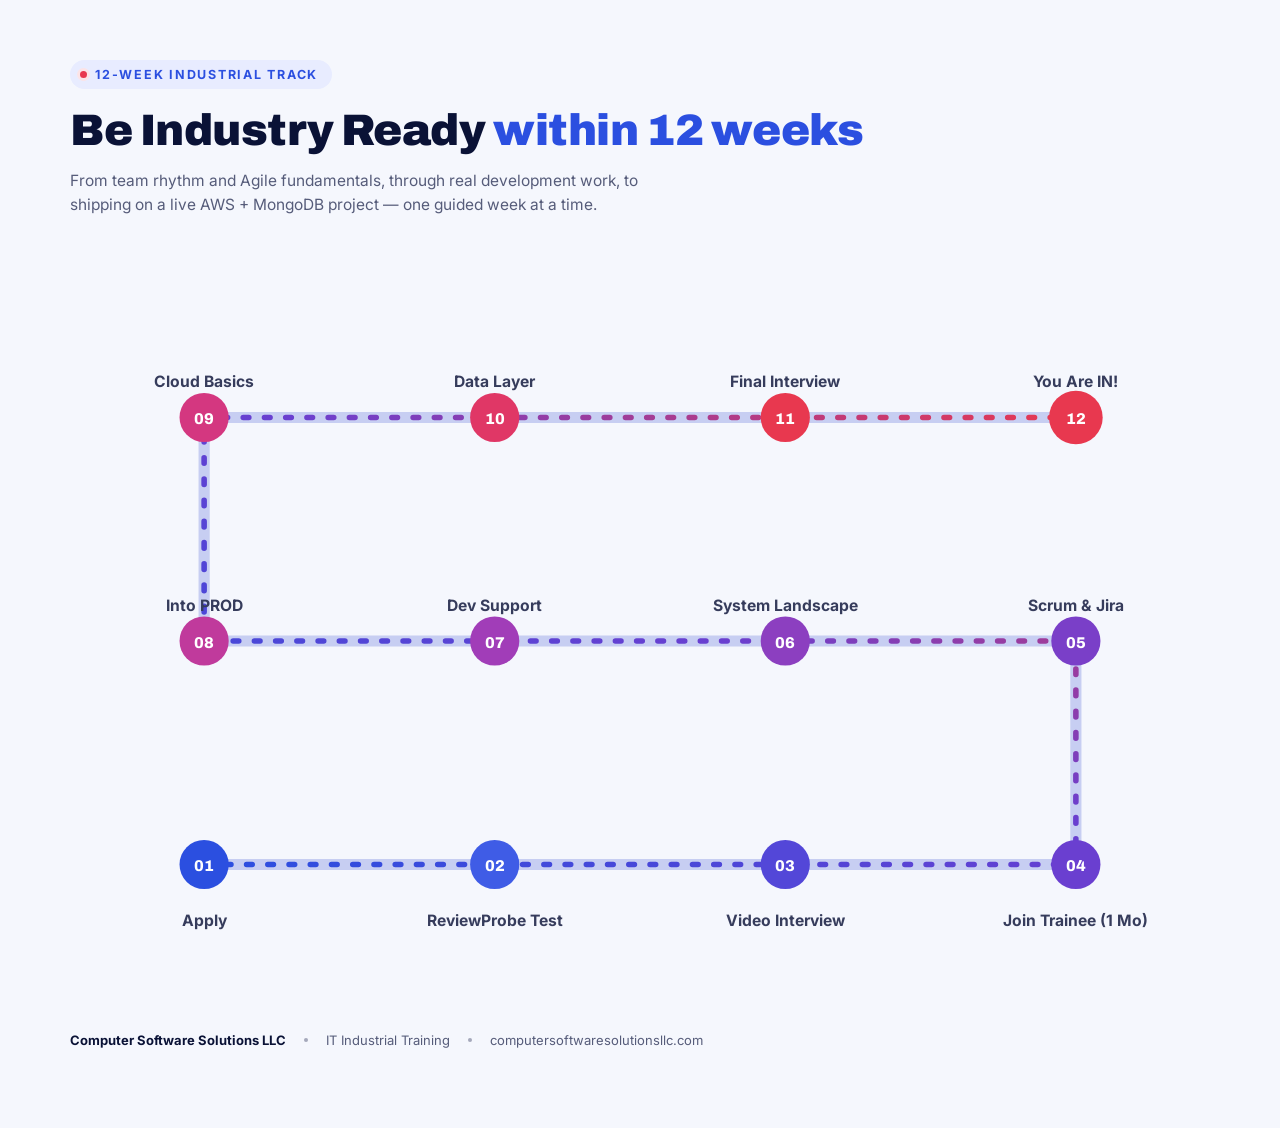
<file: css/flowchart.html>
<!doctype html>
<html lang="en">

<head>
    <meta charset="UTF-8">
    <meta name="viewport" content="width=device-width, initial-scale=1.0">
    <title>12-Week Industrial Track — Computer Software Solutions LLC</title>
    <style>
        @import url('https://fonts.googleapis.com/css2?family=Archivo:wght@600;800;900&family=Inter:wght@400;500;600;700&display=swap');

        :root {
            --navy: #101a4d;
            --navy-deep: #0a1236;
            --blue: #2b4fe0;
            --purple: #6a3fd0;
            --red: #e8384f;
            --paper: #f5f7fd;
            --ink: #10142c;
            --ink-soft: #565c7a;
            --line: #d7dcf3;
        }

        * {
            box-sizing: border-box;
        }

        body {
            margin: 0;
            background: var(--paper);
            font-family: 'Inter', sans-serif;
            color: var(--ink);
            padding: 60px 20px 80px;
        }

        .wrap {
            max-width: 1140px;
            margin: 0 auto;
        }

        .eyebrow {
            display: inline-flex;
            align-items: center;
            gap: 8px;
            font-size: 12.5px;
            font-weight: 700;
            letter-spacing: .14em;
            text-transform: uppercase;
            color: var(--blue);
            background: #e8ecff;
            padding: 7px 14px 7px 10px;
            border-radius: 999px;
        }

        .eyebrow .dot {
            width: 7px;
            height: 7px;
            border-radius: 50%;
            background: var(--red);
            box-shadow: 0 0 0 3px #fce4e7;
        }

        h1 {
            font-family: 'Archivo', sans-serif;
            font-weight: 900;
            font-size: clamp(28px, 4.4vw, 44px);
            line-height: 1.06;
            letter-spacing: -.01em;
            margin: 18px 0 10px;
            color: var(--navy-deep);
        }

        h1 span {
            color: var(--blue);
        }

        .sub {
            max-width: 580px;
            color: var(--ink-soft);
            font-size: 15.5px;
            line-height: 1.55;
            margin-bottom: 44px;
        }

        /* ---------------- Diagram (desktop) ---------------- */
        .diagram {
            position: relative;
            margin-bottom: 56px;
        }

        .diagram svg {
            width: 100%;
            height: auto;
            display: block;
            overflow: visible;
        }

        .node-label {
            font-family: 'Inter', sans-serif;
        }

        .node-num {
            font-family: 'Archivo', sans-serif;
            font-weight: 800;
        }

        /* ---- Conveyor belt animation ---- */
        @keyframes conveyorMove {
            from { stroke-dashoffset: 19; }
            to   { stroke-dashoffset: 0; }
        }
        .moving-trail {
            animation: conveyorMove 0.8s linear infinite;
        }

        @media (max-width: 900px) {
            .diagram-desktop {
                display: none;
            }
        }

        @media (min-width: 901px) {
            .diagram-mobile {
                display: none;
            }
        }

        /* ---------------- Mobile fallback stepper ---------------- */
        .diagram-mobile {
            position: relative;
            padding-left: 40px;
            margin-bottom: 48px;
        }

        .diagram-mobile .vline {
            position: absolute;
            left: 13px;
            top: 6px;
            bottom: 6px;
            width: 2px;
            background: repeating-linear-gradient(to bottom, var(--line) 0 6px, transparent 6px 12px);
        }

        .m-node {
            position: relative;
            display: flex;
            align-items: center;
            gap: 12px;
            padding: 9px 0;
        }

        .m-badge {
            width: 27px;
            height: 27px;
            border-radius: 50%;
            flex-shrink: 0;
            display: flex;
            align-items: center;
            justify-content: center;
            color: #fff;
            font-family: 'Archivo', sans-serif;
            font-weight: 800;
            font-size: 11.5px;
            position: relative;
            z-index: 1;
            margin-left: -40px;
        }

        .m-title {
            font-size: 13.5px;
            font-weight: 600;
            color: var(--ink);
        }

        .m-week {
            font-size: 10.5px;
            font-weight: 700;
            color: var(--ink-soft);
            text-transform: uppercase;
            letter-spacing: .06em;
            margin-right: 8px;
        }

        /* ---------------- Phase detail cards ---------------- */
        .phases {
            display: grid;
            grid-template-columns: repeat(3, 1fr);
            gap: 22px;
        }

        @media (max-width: 820px) {
            .phases {
                grid-template-columns: 1fr;
            }
        }

        .phase-card {
            background: #fff;
            border: 1px solid var(--line);
            border-radius: 16px;
            padding: 22px 20px;
            box-shadow: 0 14px 30px -20px rgba(16, 26, 77, .28);
        }

        .phase-head {
            display: flex;
            align-items: center;
            gap: 10px;
            margin-bottom: 14px;
        }

        .phase-chip {
            width: 30px;
            height: 30px;
            border-radius: 9px;
            flex-shrink: 0;
            display: flex;
            align-items: center;
            justify-content: center;
            color: #fff;
            font-family: 'Archivo', sans-serif;
            font-weight: 800;
            font-size: 12px;
        }

        .phase-name {
            font-family: 'Archivo', sans-serif;
            font-weight: 800;
            font-size: 15.5px;
            color: var(--navy-deep);
        }

        .phase-weeks {
            font-size: 11px;
            color: var(--ink-soft);
            font-weight: 600;
        }

        .week-block {
            margin-bottom: 14px;
        }

        .week-block:last-child {
            margin-bottom: 0;
        }

        .week-tag {
            display: inline-block;
            font-size: 10.5px;
            font-weight: 700;
            letter-spacing: .05em;
            text-transform: uppercase;
            color: var(--ink-soft);
            margin-bottom: 4px;
        }

        .week-desc {
            font-size: 13.5px;
            line-height: 1.45;
            color: #363c5c;
        }

        footer {
            margin-top: 44px;
            display: flex;
            flex-wrap: wrap;
            gap: 10px 18px;
            align-items: center;
            font-size: 13px;
            color: var(--ink-soft);
        }

        footer strong {
            color: var(--navy-deep);
        }

        .foot-dot {
            width: 4px;
            height: 4px;
            border-radius: 50%;
            background: var(--ink-soft);
            opacity: .5;
        }
    </style>
</head>

<body>

    <div class="wrap">
        <span class="eyebrow"><span class="dot"></span>12-WEEK INDUSTRIAL TRACK</span>
        <h1>Be Industry Ready <span>within 12 weeks</span></h1>
        <p class="sub">From team rhythm and Agile fundamentals, through real development work, to shipping on a live AWS
            + MongoDB project — one guided week at a time.</p>

        <!-- ===================== DESKTOP SERPENTINE DIAGRAM ===================== -->
        <div class="diagram diagram-desktop">
            <svg viewBox="0 0 1020 640" xmlns="http://www.w3.org/2000/svg">
                <!-- connecting path: serpentine, ascending -->
                <path
                    d="M120,540 L380,540 L640,540 L900,540 L900,340 L640,340 L380,340 L120,340 L120,140 L380,140 L640,140 L900,140"
                    fill="none" stroke="#c7cef2" stroke-width="10" stroke-linecap="round" stroke-linejoin="round" />
                <path class="moving-trail"
                    d="M120,540 L380,540 L640,540 L900,540 L900,340 L640,340 L380,340 L120,340 L120,140 L380,140 L640,140 L900,140"
                    fill="none" stroke="url(#trailGrad)" stroke-width="5" stroke-linecap="round" stroke-linejoin="round"
                    stroke-dasharray="5 14" />

                <defs>
                    <linearGradient id="trailGrad" x1="0" y1="1" x2="1" y2="0">
                        <stop offset="0%" stop-color="#2b4fe0" />
                        <stop offset="55%" stop-color="#6a3fd0" />
                        <stop offset="100%" stop-color="#e8384f" />
                    </linearGradient>
                </defs>

                <!-- Row 1 (bottom, steps 1-4) — labels below -->
                <g class="node-label" fill="#363c5c" font-size="14">
                    <text x="120" y="595" text-anchor="middle" font-weight="700">Apply</text>
                    <text x="380" y="595" text-anchor="middle" font-weight="700">ReviewProbe Test</text>
                    <text x="640" y="595" text-anchor="middle" font-weight="700">Video Interview</text>
                    <text x="900" y="595" text-anchor="middle" font-weight="700">Join Trainee (1 Mo)</text>
                </g>

                <!-- Row 2 (middle, steps 5-8, right to left) — labels above -->
                <g class="node-label" fill="#363c5c" font-size="14">
                    <text x="900" y="313" text-anchor="middle" font-weight="700">Scrum &amp; Jira</text>
                    <text x="640" y="313" text-anchor="middle" font-weight="700">System Landscape</text>
                    <text x="380" y="313" text-anchor="middle" font-weight="700">Dev Support</text>
                    <text x="120" y="313" text-anchor="middle" font-weight="700">Into PROD</text>
                </g>

                <!-- Row 3 (top, steps 9-12, left to right) — labels below node, rocket after 12 -->
                <g class="node-label" fill="#363c5c" font-size="14">
                    <text x="120" y="113" text-anchor="middle" font-weight="700">Cloud Basics</text>
                    <text x="380" y="113" text-anchor="middle" font-weight="700">Data Layer</text>
                    <text x="640" y="113" text-anchor="middle" font-weight="700">Final Interview</text>
                    <text x="900" y="113" text-anchor="middle" font-weight="700">You Are IN!</text>
                </g>

                <!-- Nodes -->
                <g>
                    <circle cx="120" cy="540" r="22" fill="#2b4fe0" />
                    <circle cx="380" cy="540" r="22" fill="#3f5ce6" />
                    <circle cx="640" cy="540" r="22" fill="#5347d8" />
                    <circle cx="900" cy="540" r="22" fill="#6a3fd0" />

                    <circle cx="900" cy="340" r="22" fill="#7a3fc8" />
                    <circle cx="640" cy="340" r="22" fill="#8c3fc0" />
                    <circle cx="380" cy="340" r="22" fill="#a13db8" />
                    <circle cx="120" cy="340" r="22" fill="#c03a9c" />

                    <circle cx="120" cy="140" r="22" fill="#d43780" />
                    <circle cx="380" cy="140" r="22" fill="#e03766" />
                    <circle cx="640" cy="140" r="22" fill="#e8384f" />
                    <circle cx="900" cy="140" r="24" fill="#e8384f" />
                </g>
                <g class="node-num" fill="#fff" font-size="14" text-anchor="middle">
                    <text x="120" y="546">01</text>
                    <text x="380" y="546">02</text>
                    <text x="640" y="546">03</text>
                    <text x="900" y="546">04</text>

                    <text x="900" y="346">05</text>
                    <text x="640" y="346">06</text>
                    <text x="380" y="346">07</text>
                    <text x="120" y="346">08</text>

                    <text x="120" y="146">09</text>
                    <text x="380" y="146">10</text>
                    <text x="640" y="146">11</text>
                    <text x="900" y="146">12</text>
                </g>

            </svg>
        </div>

        <!-- ===================== MOBILE STEPPER ===================== -->
        <div class="diagram-mobile">
            <div class="vline"></div>

            <div class="m-node">
                <div class="m-badge" style="background:#2b4fe0">01</div>
                <div><span class="m-week">Step 1</span><span class="m-title">Apply</span></div>
            </div>
            <div class="m-node">
                <div class="m-badge" style="background:#3f5ce6">02</div>
                <div><span class="m-week">Step 2</span><span class="m-title">ReviewProbe Screening Test</span></div>
            </div>
            <div class="m-node">
                <div class="m-badge" style="background:#5347d8">03</div>
                <div><span class="m-week">Step 3</span><span class="m-title">Online Video Interview</span></div>
            </div>
            <div class="m-node">
                <div class="m-badge" style="background:#6a3fd0">04</div>
                <div><span class="m-week">Step 4</span><span class="m-title">Join as Trainee (1 Month)</span></div>
            </div>

            <div class="m-node">
                <div class="m-badge" style="background:#7a3fc8">05</div>
                <div><span class="m-week">Step 5</span><span class="m-title">Scrum &amp; Jira Boards</span></div>
            </div>
            <div class="m-node">
                <div class="m-badge" style="background:#8c3fc0">06</div>
                <div><span class="m-week">Step 6</span><span class="m-title">System Landscape</span></div>
            </div>
            <div class="m-node">
                <div class="m-badge" style="background:#a13db8">07</div>
                <div><span class="m-week">Step 7</span><span class="m-title">Dev Support</span></div>
            </div>
            <div class="m-node">
                <div class="m-badge" style="background:#c03a9c">08</div>
                <div><span class="m-week">Step 8</span><span class="m-title">Into PROD</span></div>
            </div>

            <div class="m-node">
                <div class="m-badge" style="background:#d43780">09</div>
                <div><span class="m-week">Step 9</span><span class="m-title">Cloud Basics</span></div>
            </div>
            <div class="m-node">
                <div class="m-badge" style="background:#e03766">10</div>
                <div><span class="m-week">Step 10</span><span class="m-title">Data Layer</span></div>
            </div>
            <div class="m-node">
                <div class="m-badge" style="background:#e8384f">11</div>
                <div><span class="m-week">Step 11</span><span class="m-title">Final Interview</span></div>
            </div>
            <div class="m-node">
                <div class="m-badge" style="background:#e8384f">12</div>
                <div><span class="m-week">Step 12</span><span class="m-title">You Are IN! 🎉</span></div>
            </div>
        </div>

        <footer>
            <span><strong>Computer Software Solutions LLC</strong></span>
            <span class="foot-dot"></span>
            <span>IT Industrial Training</span>
            <span class="foot-dot"></span>
            <span>computersoftwaresolutionsllc.com</span>
        </footer>
    </div>

</body>

</html>
</file>
<file: css/style.css>
/* ============================================================
   CSSLLC — Global Design System v2
   style.css | Dark editorial charcoal palette (per DESIGN.md)
   ============================================================ */

/* ---------- Google Fonts ---------- */
@import url('https://fonts.googleapis.com/css2?family=Inter:ital,wght@0,300;0,400;0,500;0,600;0,700;0,800;0,900;1,400&display=swap');

/* ---------- Design Tokens ---------- */
:root {
  /* Colors — Modern Blue & White light theme */
  --bg-primary:     #FFFFFF;
  --bg-secondary:   #F8FAFC;
  --bg-card:        #FFFFFF;
  --bg-card-hover:  #EFF6FF;
  --text-primary:   #0F172A;
  --text-secondary: #475569;
  --text-muted:     #64748B;
  --accent:         #1D4ED8;
  --accent-hover:   #1E40AF;
  --accent-light:   rgba(29, 78, 216, 0.08);
  --border:         #E2E8F0;
  --border-accent:  rgba(29, 78, 216, 0.3);
  --border-light:   #F1F5F9;

  /* Typography */
  --font-family: 'Inter', -apple-system, BlinkMacSystemFont, 'Segoe UI', sans-serif;
  --fs-xs:   clamp(0.65rem,  1.4vw, 0.75rem);
  --fs-sm:   clamp(0.8rem,   1.8vw, 0.9rem);
  --fs-base: clamp(0.9rem,   2vw,   1rem);
  --fs-md:   clamp(1rem,     2.2vw, 1.125rem);
  --fs-lg:   clamp(1.1rem,   2.5vw, 1.25rem);
  --fs-xl:   clamp(1.2rem,   3vw,   1.5rem);
  --fs-2xl:  clamp(1.4rem,   3.5vw, 2rem);
  --fs-3xl:  clamp(1.8rem,   4vw,   2.5rem);
  --fs-4xl:  clamp(2.2rem,   5.5vw, 3.5rem);
  --fs-hero: clamp(2.4rem,   6.5vw, 5rem);

  /* Spacing */
  --space-xs:  0.25rem;
  --space-sm:  0.5rem;
  --space-md:  1rem;
  --space-lg:  1.5rem;
  --space-xl:  2rem;
  --space-2xl: 3rem;
  --space-3xl: 4.5rem;
  --space-4xl: 7rem;
  --section-py: clamp(4rem, 9vw, 7rem);

  /* Borders & Shape */
  --radius-sm:   4px;
  --radius-md:   10px;
  --radius-lg:   16px;
  --radius-pill: 9999px;

  /* Transitions */
  --transition-fast: 0.15s ease;
  --transition-base: 0.28s ease;
  --transition-slow: 0.5s ease;

  /* Layout */
  --container-max: 1240px;
  --container-px:  clamp(1.25rem, 5vw, 2.5rem);
  --nav-height:    80px;
}

/* ---------- Reset ---------- */
*, *::before, *::after {
  box-sizing: border-box;
  margin: 0;
  padding: 0;
}

html {
  scroll-behavior: smooth;
  scroll-padding-top: var(--nav-height);
  font-size: 16px;
}

body {
  font-family: var(--font-family);
  font-size: var(--fs-base);
  color: var(--text-primary);
  background-color: var(--bg-primary);
  line-height: 1.6;
  overflow-x: hidden;
  -webkit-font-smoothing: antialiased;
}

img, video { max-width: 100%; height: auto; display: block; }
a { color: inherit; text-decoration: none; }
ul, ol { list-style: none; }
button, input, textarea, select { font-family: inherit; font-size: inherit; }
button { cursor: pointer; border: none; background: none; }

/* ---------- Container ---------- */
.container {
  width: 100%;
  max-width: var(--container-max);
  margin-inline: auto;
  padding-inline: var(--container-px);
}

/* ---------- Section ---------- */
.section {
  padding-block: var(--section-py);
  position: relative;
}

.section-eyebrow {
  display: block;
  font-size: var(--fs-xs);
  font-weight: 700;
  letter-spacing: 0.18em;
  text-transform: uppercase;
  color: var(--accent);
  margin-bottom: var(--space-md);
}

.section-header {
  margin-bottom: var(--space-3xl);
}

.section-header.centered {
  text-align: center;
}

.section-header.centered .section-subtitle {
  margin-inline: auto;
}

.section-title {
  font-size: var(--fs-4xl);
  font-weight: 800;
  line-height: 1.1;
  letter-spacing: -0.03em;
  color: var(--text-primary);
  margin-bottom: var(--space-md);
}

.section-subtitle {
  font-size: var(--fs-md);
  color: var(--text-secondary);
  line-height: 1.75;
  max-width: 560px;
}

/* ---------- Buttons ---------- */
.btn {
  display: inline-flex;
  align-items: center;
  justify-content: center;
  gap: 0.5rem;
  font-family: var(--font-family);
  font-size: var(--fs-md);
  font-weight: 600;
  text-decoration: none;
  border-radius: var(--radius-pill);
  transition: all var(--transition-fast);
  cursor: pointer;
  border: 1px solid transparent;
  line-height: 1;
}

.btn-primary {
  background-color: var(--accent);
  color: #FFFFFF;
  padding: 1rem 2.5rem;
}

.btn-primary:hover {
  background-color: var(--accent-hover);
  transform: translateY(-2px);
  box-shadow: 0 8px 20px rgba(29, 78, 216, 0.25);
}

.btn-primary:focus-visible {
  outline: 2px solid var(--accent);
  outline-offset: 3px;
}

.btn-outline {
  background: transparent;
  color: var(--accent);
  border: 1.5px solid var(--accent);
  padding: 1rem 2.5rem;
}

.btn-outline:hover {
  border-color: var(--accent-hover);
  background-color: var(--accent-light);
  color: var(--accent-hover);
  transform: translateY(-1px);
}

.btn-outline:focus-visible {
  outline: 2px solid var(--accent);
  outline-offset: 3px;
}

.btn svg { width: 17px; height: 17px; flex-shrink: 0; }

/* ---------- Scroll Reveal ---------- */
.reveal {
  opacity: 0;
  transform: translateY(24px);
  transition: opacity 0.55s ease, transform 0.55s ease;
}

.reveal.visible { opacity: 1; transform: translateY(0); }

.reveal-left {
  opacity: 0;
  transform: translateX(-32px);
  transition: opacity 0.55s ease, transform 0.55s ease;
}

.reveal-left.visible { opacity: 1; transform: translateX(0); }

.reveal-right {
  opacity: 0;
  transform: translateX(32px);
  transition: opacity 0.55s ease, transform 0.55s ease;
}

.reveal-right.visible { opacity: 1; transform: translateX(0); }

/* ---------- Scrollbar ---------- */
::-webkit-scrollbar { width: 5px; height: 5px; }
::-webkit-scrollbar-track { background: var(--bg-secondary); }
::-webkit-scrollbar-thumb { background: rgba(29, 78, 216, 0.25); border-radius: 99px; }
::-webkit-scrollbar-thumb:hover { background: var(--accent); }

/* ---------- Selection ---------- */
::selection { background: rgba(29, 78, 216, 0.15); color: var(--text-primary); }

/* ---------- Focus ---------- */
:focus-visible { outline: 2px solid var(--accent); outline-offset: 3px; }

/* ---------- Modals ---------- */
.modal {
  position: fixed;
  inset: 0;
  z-index: 9999;
  display: flex;
  align-items: flex-start;
  justify-content: center;
  padding: clamp(12px, 4vh, 48px) var(--space-md);
  overflow-y: auto;
  opacity: 0;
  visibility: hidden;
  transition: opacity var(--transition-base), visibility var(--transition-base);
}

.modal.is-open {
  opacity: 1;
  visibility: visible;
}

.modal-backdrop {
  position: absolute;
  inset: 0;
  background-color: rgba(15, 23, 42, 0.5);
  backdrop-filter: blur(4px);
}

.modal-content {
  position: relative;
  background-color: var(--bg-primary);
  border: 1px solid var(--border);
  border-radius: var(--radius-lg);
  padding: var(--space-xl);
  width: 100%;
  max-width: 480px;
  transform: translateY(20px) scale(0.98);
  transition: transform var(--transition-base);
  box-shadow: 0 20px 40px rgba(15, 23, 42, 0.12);
}

.modal.is-open .modal-content {
  transform: translateY(0) scale(1);
}

.modal-close {
  position: absolute;
  top: 1rem;
  right: 1rem;
  background: none;
  border: none;
  font-size: 2rem;
  line-height: 1;
  color: var(--text-muted);
  cursor: pointer;
  transition: color var(--transition-fast);
}

.modal-close:hover {
  color: var(--text-primary);
}

.modal-title {
  font-size: var(--fs-xl);
  font-weight: 700;
  color: var(--text-primary);
  margin-bottom: var(--space-sm);
}

.modal-body {
  font-size: var(--fs-md);
  color: var(--text-secondary);
  line-height: 1.6;
  margin-bottom: var(--space-lg);
}

.modal-body a {
  color: var(--accent);
  text-decoration: underline;
  text-underline-offset: 4px;
}

.modal-body a:hover {
  color: var(--bg-primary);
  background-color: var(--accent);
  text-decoration: none;
}

.modal-actions {
  display: flex;
  justify-content: flex-end;
}
</file>
<file: css/nav.css>
/* ============================================================
   CSSLLC — Navigation v2
   nav.css | Wordmark, sticky, hamburger (left on mobile)
   ============================================================ */

#navbar {
  position: fixed;
  top: 0;
  left: 0;
  right: 0;
  z-index: 1000;
  height: var(--nav-height);
  display: flex;
  align-items: center;
  background: rgba(255, 255, 255, 0.95);
  backdrop-filter: blur(20px);
  -webkit-backdrop-filter: blur(20px);
  border-bottom: 1px solid var(--border-light);
  box-shadow: 0 2px 12px rgba(15, 23, 42, 0.03);
  transition: background var(--transition-base), backdrop-filter var(--transition-base),
              box-shadow var(--transition-base);
}

#navbar.scrolled {
  background: rgba(255, 255, 255, 0.98);
  box-shadow: 0 4px 20px rgba(15, 23, 42, 0.06), 0 1px 0 var(--border);
}

/* ---------- Nav Inner ---------- */
.nav-inner {
  display: flex;
  align-items: center;
  justify-content: space-between;
  width: 100%;
  gap: var(--space-xl);
}

/* ---------- Logo / Wordmark ---------- */
.nav-logo {
  display: flex;
  align-items: center;
  text-decoration: none;
  flex-shrink: 0;
}

.nav-logo-img {
  max-height: 60px;
  width: auto;
  display: block;
  object-fit: contain;
}

/* ---------- Desktop Nav Links ---------- */
.nav-links {
  display: flex;
  align-items: center;
  gap: var(--space-md);
  list-style: none;
  margin-inline: auto;
}

.nav-links a {
  font-size: var(--fs-base);
  font-weight: 500;
  color: var(--text-secondary);
  text-decoration: none;
  padding: 0.5rem 0.75rem;
  border-radius: var(--radius-full);
  transition: all var(--transition-fast);
  white-space: nowrap;
}

.nav-links a::after {
  content: '';
  position: absolute;
  bottom: -2px;
  left: 0;
  width: 0;
  height: 1.5px;
  background: var(--accent);
  border-radius: var(--radius-pill);
  transition: width var(--transition-base);
}

.nav-links a:hover,
.nav-links a.active {
  color: var(--text-primary);
}

.nav-links a:hover::after,
.nav-links a.active::after {
  width: 100%;
}

/* ---------- Nav CTA ---------- */
.nav-cta {
  display: flex;
  align-items: center;
  gap: var(--space-md);
  flex-shrink: 0;
}

.nav-cta .btn {
  padding: 0.8rem 1.5rem;
  font-size: var(--fs-sm);
  white-space: nowrap;
}

/* ---------- Hamburger ---------- */
.hamburger {
  display: none;
  flex-direction: column;
  gap: 5px;
  padding: 6px;
  border-radius: var(--radius-sm);
  cursor: pointer;
  order: -1; /* left side on mobile */
  transition: background var(--transition-fast);
  min-width: 44px;
  min-height: 44px;
  align-items: center;
  justify-content: center;
}

.hamburger:hover { background: rgba(29, 78, 216, 0.08); }

.hamburger:focus-visible {
  outline: 2px solid var(--accent);
  outline-offset: 2px;
}

.hamburger-line {
  display: block;
  width: 22px;
  height: 1.5px;
  background: var(--text-primary);
  border-radius: var(--radius-pill);
  transition: transform var(--transition-base), opacity var(--transition-fast), width var(--transition-base);
  transform-origin: center;
}

.hamburger[aria-expanded="true"] .hamburger-line:nth-child(1) {
  transform: translateY(6.5px) rotate(45deg);
}
.hamburger[aria-expanded="true"] .hamburger-line:nth-child(2) {
  opacity: 0;
  width: 0;
}
.hamburger[aria-expanded="true"] .hamburger-line:nth-child(3) {
  transform: translateY(-6.5px) rotate(-45deg);
}

/* ---------- Mobile Drawer ---------- */
.mobile-menu {
  position: fixed;
  top: var(--nav-height);
  left: 0;
  right: 0;
  background: rgba(255, 255, 255, 0.98);
  backdrop-filter: blur(24px);
  -webkit-backdrop-filter: blur(24px);
  border-bottom: 1px solid var(--border);
  padding: var(--space-xl) var(--container-px) var(--space-2xl);
  transform: translateY(-110%);
  transition: transform var(--transition-base);
  z-index: 999;
}

.mobile-menu.open { transform: translateY(0); }

.mobile-menu-links {
  display: flex;
  flex-direction: column;
  gap: 0;
  margin-bottom: var(--space-xl);
}

.mobile-menu-links a {
  display: block;
  font-size: var(--fs-xl);
  font-weight: 600;
  color: var(--text-primary);
  text-decoration: none;
  padding: 1rem 0;
  border-bottom: 1px solid var(--border-light);
  transition: color var(--transition-fast);
}

.mobile-menu-links a:hover,
.mobile-menu-links a.active { color: var(--text-primary); }

.mobile-menu-cta .btn {
  width: 100%;
  padding: 0.9rem;
  font-size: var(--fs-base);
}

/* ---------- Responsive ---------- */
@media (max-width: 900px) {
  .nav-links { gap: var(--space-lg); }
}

@media (max-width: 768px) {
  .nav-links,
  .nav-cta { display: none; }
  .hamburger { display: flex; }

  .nav-logo-img { max-height: 50px; }
}
</file>
<file: css/hero.css>
/* ============================================================
   CSSLLC — Hero Section v2
   hero.css | Full-bleed photo backgrounds, dark overlay
   ============================================================ */

#hero {
  height: 100vh;
  min-height: 700px;
  position: relative;
  display: flex;
  align-items: center;
  overflow: hidden;
  padding-top: var(--nav-height);
}

/* ---------- Photo Background ---------- */
.hero-bg {
  position: absolute;
  inset: 0;
  z-index: 0;
}

.hero-bg img {
  width: 100%;
  height: 100%;
  object-fit: cover;
  object-position: center;
}

/* Dark / Light overlay */
.hero-bg::after {
  content: '';
  position: absolute;
  inset: 0;
  background: linear-gradient(
    180deg,
    rgba(255, 255, 255, 0.95) 0%,
    rgba(239, 246, 255, 0.88) 50%,
    rgba(255, 255, 255, 0.96) 100%
  );
}

/* ---------- Hero Content ---------- */
.hero-content {
  position: relative;
  z-index: 1;
  max-width: 700px;
  padding-block: var(--space-4xl);
}

.hero-eyebrow {
  display: inline-block;
  font-size: var(--fs-lg);
  font-weight: 600;
  color: var(--accent);
  text-transform: uppercase;
  letter-spacing: 0.05em;
  margin-bottom: 1.25rem;
}

/* Desktop headline */
.hero-title-desktop {
  font-size: var(--fs-hero);
  font-weight: 900;
  line-height: 1.0;
  letter-spacing: -0.04em;
  color: var(--text-primary);
  margin-bottom: var(--space-xl);
}

/* Mobile headline (hidden on desktop) */
.hero-title-mobile {
  display: none;
  font-size: clamp(2rem, 8vw, 3rem);
  font-weight: 900;
  line-height: 1.05;
  letter-spacing: -0.03em;
  color: var(--text-primary);
  margin-bottom: var(--space-md);
}

.hero-description {
  font-size: var(--fs-md);
  color: var(--text-secondary);
  line-height: 1.7;
  margin-bottom: var(--space-2xl);
  max-width: 500px;
}

/* ---------- Hero CTAs ---------- */
.hero-buttons {
  display: flex;
  align-items: center;
  gap: var(--space-md);
  flex-wrap: wrap;
}

/* ---------- Animations ---------- */
@keyframes dramaticReveal {
  0% {
    opacity: 0;
    transform: translateY(80px) scale(0.9);
    filter: blur(15px);
  }
  100% {
    opacity: 1;
    transform: translateY(0) scale(1);
    filter: blur(0);
  }
}

@keyframes slowZoomOut {
  0% {
    transform: scale(1.15);
    filter: brightness(0.4) blur(8px);
  }
  100% {
    transform: scale(1);
    filter: brightness(1) blur(0);
  }
}

.animate-fade-up {
  opacity: 0;
  animation: dramaticReveal 1.4s cubic-bezier(0.19, 1, 0.22, 1) forwards;
}

.hero-bg img {
  animation: slowZoomOut 3.5s cubic-bezier(0.25, 1, 0.3, 1) forwards;
  will-change: transform, filter;
}

/* ---------- Exploding Shapes ---------- */
.hero-shape {
  position: absolute;
  top: 50%;
  left: 50%;
  transform: translate(-50%, -50%) scale(0);
  opacity: 0;
  z-index: 1;
  pointer-events: none;
}

.shape-1 {
  width: 50vw;
  height: 50vw;
  min-width: 400px;
  min-height: 400px;
  background: linear-gradient(135deg, rgba(29, 78, 216, 0.12), rgba(59, 130, 246, 0.03));
  border-radius: 50%;
  filter: blur(2px);
  animation: shapeFly1 2s cubic-bezier(0.16, 1, 0.3, 1) forwards;
}

.shape-2 {
  width: 25vw;
  height: 25vw;
  min-width: 200px;
  min-height: 200px;
  background: rgba(255, 255, 255, 0.8);
  backdrop-filter: blur(12px);
  border: 1px solid rgba(29, 78, 216, 0.15);
  border-radius: 40px;
  animation: shapeFly2 2.2s cubic-bezier(0.16, 1, 0.3, 1) forwards;
}

.shape-3 {
  width: 15vw;
  height: 15vw;
  background: var(--accent);
  border-radius: 50%;
  filter: blur(80px);
  opacity: 0.15;
  animation: shapeFly3 2.5s cubic-bezier(0.16, 1, 0.3, 1) forwards;
}

.shape-4 {
  width: 40vw;
  height: 15vw;
  border-radius: 200px;
  border: 3px solid rgba(29, 78, 216, 0.2);
  animation: shapeFly4 2.8s cubic-bezier(0.16, 1, 0.3, 1) forwards;
}

@keyframes shapeFly1 {
  0% { transform: translate(-50%, -50%) scale(0) rotate(0deg); opacity: 0; }
  20% { opacity: 1; }
  100% { transform: translate(-120%, -80%) scale(1) rotate(45deg); opacity: 0.8; }
}

@keyframes shapeFly2 {
  0% { transform: translate(-50%, -50%) scale(0) rotate(-90deg); opacity: 0; }
  20% { opacity: 1; }
  100% { transform: translate(50%, -10%) scale(1) rotate(25deg); opacity: 1; }
}

@keyframes shapeFly3 {
  0% { transform: translate(-50%, -50%) scale(0); opacity: 0; }
  50% { opacity: 0.6; }
  100% { transform: translate(120%, 150%) scale(1); opacity: 0.5; }
}

@keyframes shapeFly4 {
  0% { transform: translate(-50%, -50%) scale(0) rotate(90deg); opacity: 0; }
  20% { opacity: 1; }
  100% { transform: translate(-60%, 160%) scale(1) rotate(-15deg); opacity: 1; }
}

.hero-buttons .btn {
  padding: 0.9rem 2.2rem;
  font-size: var(--fs-base);
  min-height: 52px;
}

/* ---------- Hero Bottom Bar ---------- */
.hero-bottom {
  position: absolute;
  bottom: 0;
  left: 0;
  right: 0;
  z-index: 1;
  padding: var(--space-xl) var(--container-px);
  display: flex;
  align-items: center;
  justify-content: space-between;
  border-top: 1px solid var(--border);
  background: linear-gradient(to top, rgba(248, 250, 252, 0.95), transparent);
}

.hero-stats {
  display: flex;
  gap: var(--space-3xl);
}

.hero-stat {
  display: flex;
  flex-direction: column;
  gap: 2px;
}

.hero-stat-value {
  font-size: var(--fs-xl);
  font-weight: 800;
  color: var(--text-primary);
  letter-spacing: -0.02em;
  line-height: 1;
}

.hero-stat-label {
  font-size: var(--fs-xs);
  color: var(--text-muted);
  letter-spacing: 0.06em;
  text-transform: uppercase;
}

.hero-scroll {
  display: flex;
  align-items: center;
  gap: var(--space-sm);
  font-size: var(--fs-xs);
  color: var(--text-muted);
  letter-spacing: 0.1em;
  text-transform: uppercase;
}

.hero-scroll-line {
  width: 30px;
  height: 1px;
  background: var(--accent);
  opacity: 0.5;
}

/* ---------- Responsive ---------- */
@media (max-width: 768px) {
  #hero {
    min-height: 100svh;
    align-items: flex-end;
    padding-top: 0;
  }

  /* Switch to mobile background */
  .hero-bg-desktop { display: none; }
  .hero-bg-mobile  { display: block; }

  .hero-bg::after {
    background: linear-gradient(
      to top,
      rgba(255, 255, 255, 0.98) 0%,
      rgba(239, 246, 255, 0.85) 50%,
      rgba(255, 255, 255, 0.75) 100%
    );
  }

  .hero-content {
    max-width: 100%;
    padding-block: 0 calc(var(--space-3xl) + 1rem);
    padding-top: calc(var(--nav-height) + var(--space-xl));
  }

  /* Show mobile title, hide desktop */
  .hero-title-desktop { display: none; }
  .hero-title-mobile  { display: block; }

  /* Single CTA on mobile */
  .hero-btn-secondary { display: none; }

  .hero-buttons {
    flex-direction: column;
    align-items: flex-start;
  }

  .hero-buttons .btn {
    width: 100%;
    justify-content: center;
  }

  /* Hide bottom bar on mobile */
  .hero-bottom { display: none; }
}

@media (max-width: 480px) {
  .hero-title-mobile {
    font-size: clamp(1.8rem, 9vw, 2.5rem);
  }
}
</file>
<file: css/services.css>
/* ============================================================
   CSSLLC — Services Section v2
   services.css | Flat card style, no glow
   ============================================================ */

#services {
  background: var(--bg-secondary);
}

/* ---------- Services Grid ---------- */
.services-grid {
  display: grid;
  grid-template-columns: repeat(3, 1fr);
  gap: 1px;
  background: var(--border);
  border: 1px solid var(--border);
  border-radius: var(--radius-lg);
  overflow: hidden;
}

/* ---------- Service Card ---------- */
.service-card {
  background: var(--bg-card);
  padding: var(--space-2xl);
  display: flex;
  flex-direction: column;
  gap: var(--space-md);
  transition: background var(--transition-base);
}

.service-card:hover {
  background: var(--bg-card-hover);
}

/* ---------- Card Icon ---------- */
.service-icon {
  width: 44px;
  height: 44px;
  background: var(--accent-light);
  border-radius: var(--radius-md);
  display: flex;
  align-items: center;
  justify-content: center;
  transition: background var(--transition-base);
  flex-shrink: 0;
}

.service-card:hover .service-icon {
  background: rgba(29, 78, 216, 0.16);
}

.service-icon svg {
  width: 22px;
  height: 22px;
  color: var(--accent);
}

/* ---------- Card Body ---------- */
.service-title {
  font-size: var(--fs-base);
  font-weight: 700;
  color: var(--text-primary);
  line-height: 1.3;
}

.service-desc {
  font-size: var(--fs-sm);
  color: var(--text-secondary);
  line-height: 1.65;
  flex: 1;
}

/* ---------- Responsive ---------- */
@media (max-width: 1024px) {
  .services-grid {
    grid-template-columns: repeat(3, 1fr);
  }
}

@media (max-width: 768px) {
  .services-grid {
    grid-template-columns: repeat(2, 1fr);
  }

  .service-card {
    padding: var(--space-xl) var(--space-lg);
  }
}

@media (max-width: 480px) {
  .services-grid {
    grid-template-columns: 1fr;
  }
}
</file>
<file: css/about.css>
/* ============================================================
   CSSLLC — About / Process Section v2
   about.css | "We See What Others Don't"
              Vertical timeline mobile, horizontal desktop
   ============================================================ */

#about {
  background: var(--bg-primary);
}

.about-label {
  font-size: var(--fs-xs);
  font-weight: 700;
  letter-spacing: 0.18em;
  text-transform: uppercase;
  color: var(--accent);
  margin-bottom: var(--space-lg);
}

.about-headline {
  font-size: var(--fs-4xl);
  font-weight: 900;
  letter-spacing: -0.03em;
  line-height: 1.05;
  color: var(--text-primary);
  max-width: 540px;
  margin-bottom: var(--space-xl);
}

.about-intro {
  font-size: var(--fs-md);
  color: var(--text-secondary);
  line-height: 1.75;
  max-width: 520px;
  margin-bottom: var(--space-3xl);
}

/* ---------- Process Steps — Desktop (horizontal) ---------- */
.process-steps {
  display: grid;
  grid-template-columns: repeat(4, 1fr);
  gap: 0;
  border: 1px solid var(--border);
  border-radius: var(--radius-lg);
  overflow: hidden;
  position: relative;
}

.process-step {
  padding: var(--space-2xl);
  border-right: 1px solid var(--border);
  position: relative;
  transition: background var(--transition-base);
}

.process-step:last-child {
  border-right: none;
}

.process-step:hover {
  background: var(--bg-card);
}

/* Step number badge */
.step-badge {
  width: 36px;
  height: 36px;
  border: 1.5px solid var(--border-accent);
  border-radius: 50%;
  display: flex;
  align-items: center;
  justify-content: center;
  font-size: var(--fs-xs);
  font-weight: 800;
  color: var(--accent);
  margin-bottom: var(--space-lg);
  background: var(--accent-light);
  letter-spacing: 0.02em;
}

/* Step icon */
.step-icon {
  width: 40px;
  height: 40px;
  display: flex;
  align-items: center;
  justify-content: center;
  color: var(--accent);
  margin-bottom: var(--space-md);
}

.step-icon svg {
  width: 30px;
  height: 30px;
}

.step-title {
  font-size: var(--fs-lg);
  font-weight: 700;
  color: var(--text-primary);
  margin-bottom: var(--space-sm);
  letter-spacing: -0.01em;
}

.step-desc {
  font-size: var(--fs-sm);
  color: var(--text-secondary);
  line-height: 1.65;
}

/* Connector arrow between steps (desktop) */
.process-step:not(:last-child)::after {
  content: '→';
  position: absolute;
  top: var(--space-2xl);
  right: calc(-0.6em - 1px);
  font-size: var(--fs-sm);
  color: var(--accent);
  opacity: 0.5;
  z-index: 1;
}

/* ---------- Process Steps — Mobile (vertical timeline) ---------- */
@media (max-width: 768px) {
  .process-steps {
    grid-template-columns: 1fr;
    border: none;
    border-radius: 0;
    gap: 0;
  }

  .process-step {
    border-right: none;
    border-bottom: 1px solid var(--border);
    padding: var(--space-xl) var(--space-lg);
    display: flex;
    align-items: flex-start;
    gap: var(--space-lg);
  }

  .process-step:last-child { border-bottom: none; }

  /* Vertical timeline node */
  .process-step::before {
    content: '';
    position: absolute;
    left: calc(var(--space-lg) + 17px);
    top: 100%;
    width: 2px;
    height: var(--space-xl);
    background: var(--border-accent);
    opacity: 0.4;
  }

  .process-step:last-child::before { display: none; }
  .process-step::after { display: none; }

  .step-badge {
    flex-shrink: 0;
    margin-bottom: 0;
  }

  .step-icon { display: none; }

  .step-body {
    padding-top: 4px;
  }
}

@media (max-width: 1024px) and (min-width: 769px) {
  .process-steps {
    grid-template-columns: repeat(2, 1fr);
  }

  .process-step:nth-child(2) { border-right: none; }
  .process-step:nth-child(2)::after { display: none; }

  .process-step:nth-child(1),
  .process-step:nth-child(2) {
    border-bottom: 1px solid var(--border);
  }
}
</file>
<file: css/testimonials.css>
/* ============================================================
   CSSLLC — Testimonials Section
   testimonials.css | Modern Side-by-side Horizontal Carousel
   ============================================================ */

#testimonials {
  background: var(--bg-primary);
  position: relative;
  overflow: hidden;
}

/* ---------- Header & Navigation Wrap ---------- */
.testimonials-header-wrap {
  display: flex;
  align-items: flex-end;
  justify-content: space-between;
  gap: var(--space-lg);
  margin-bottom: var(--space-xl);
}

.testimonials-header-left {
  max-width: 640px;
}

.testimonials-header-left .section-subtitle {
  margin-top: 8px;
}

/* Carousel Arrow Controls (Positioned top-right in header) */
.carousel-controls {
  display: flex;
  align-items: center;
  gap: 12px;
  flex-shrink: 0;
}

.carousel-arrow {
  width: 46px;
  height: 46px;
  border-radius: 50%;
  background: var(--bg-card, #ffffff);
  border: 1px solid var(--border, #e2e8f0);
  color: var(--text-primary, #0f172a);
  display: inline-flex;
  align-items: center;
  justify-content: center;
  cursor: pointer;
  box-shadow: 0 4px 12px rgba(15, 23, 42, 0.06);
  transition: all var(--transition-fast, 0.2s ease);
}

.carousel-arrow:hover {
  background: var(--accent, #1d4ed8);
  color: #ffffff;
  border-color: var(--accent, #1d4ed8);
  transform: translateY(-2px);
  box-shadow: 0 6px 18px rgba(29, 78, 216, 0.25);
}

.carousel-arrow:active {
  transform: scale(0.95);
}

.carousel-arrow svg {
  width: 20px;
  height: 20px;
}

/* ---------- Side-by-Side Carousel Track ---------- */
.testimonials-carousel {
  display: flex;
  flex-wrap: nowrap;
  gap: var(--space-lg, 24px);
  overflow-x: auto;
  scroll-snap-type: x mandatory;
  padding: 8px 4px 28px 4px;
  -webkit-overflow-scrolling: touch;
  scrollbar-width: thin;
  scrollbar-color: var(--accent, #1d4ed8) var(--bg-secondary, #f8fafc);
  cursor: grab;
}

.testimonials-carousel:active {
  cursor: grabbing;
}

.testimonials-carousel::-webkit-scrollbar {
  height: 6px;
}

.testimonials-carousel::-webkit-scrollbar-track {
  background: var(--bg-secondary, #f8fafc);
  border-radius: var(--radius-pill, 9999px);
}

.testimonials-carousel::-webkit-scrollbar-thumb {
  background: var(--accent, #1d4ed8);
  border-radius: var(--radius-pill, 9999px);
}

/* ---------- Testimonial Card ---------- */
.testimonial-card {
  flex: 0 0 clamp(320px, 30vw, 370px);
  scroll-snap-align: start;
  background: var(--bg-card, #ffffff);
  border: 1px solid var(--border-light, #e2e8f0);
  border-radius: 24px;
  padding: 20px;
  display: flex;
  flex-direction: column;
  justify-content: space-between;
  gap: 16px;
  box-shadow: 0 10px 30px rgba(15, 23, 42, 0.05);
  transition: transform var(--transition-base, 0.3s ease), box-shadow var(--transition-base, 0.3s ease), border-color var(--transition-base, 0.3s ease);
}

.testimonial-card:hover {
  transform: translateY(-6px);
  box-shadow: 0 22px 45px rgba(15, 23, 42, 0.12);
  border-color: var(--border-accent, #93c5fd);
}

/* ---------- Card Media Top Container (Portrait / Media Header) ----------
   NOTE: This media container displays demo team headshots, and is architected to support photos, images, or video embeds in future iterations. */
.testimonial-card-media {
  position: relative;
  width: 100%;
  height: 240px;
  border-radius: 18px;
  overflow: hidden;
  background: #0f172a;
  flex-shrink: 0;
  display: flex;
  align-items: center;
  justify-content: center;
}

.testimonial-media-img {
  width: 100%;
  height: 100%;
  object-fit: contain;
  object-position: center center;
  padding: 6px;
  transition: transform 0.4s ease;
}

.testimonial-card:hover .testimonial-media-img {
  transform: none;
}

.testimonial-avatar-initials {
  width: 100%;
  height: 100%;
  background: var(--accent, #1d4ed8);
  color: #ffffff;
  display: flex;
  align-items: center;
  justify-content: center;
  font-size: 1.5rem;
  font-weight: 800;
  letter-spacing: 0.04em;
}

/* Floating Badge overlay on image */
.testimonial-media-badge {
  position: absolute;
  bottom: 14px;
  left: 14px;
  background: rgba(15, 23, 42, 0.65);
  backdrop-filter: blur(8px);
  -webkit-backdrop-filter: blur(8px);
  color: #ffffff;
  padding: 5px 12px;
  border-radius: 20px;
  font-size: 0.72rem;
  font-weight: 700;
  text-transform: uppercase;
  letter-spacing: 0.05em;
  border: 1px solid rgba(255, 255, 255, 0.2);
}

/* Floating Arrow Action Button on image */
.testimonial-media-arrow {
  position: absolute;
  top: 14px;
  right: 14px;
  width: 38px;
  height: 38px;
  border-radius: 50%;
  background: rgba(255, 255, 255, 0.25);
  backdrop-filter: blur(8px);
  -webkit-backdrop-filter: blur(8px);
  color: #ffffff;
  display: flex;
  align-items: center;
  justify-content: center;
  border: 1px solid rgba(255, 255, 255, 0.35);
  transition: all 0.3s ease;
}

.testimonial-media-arrow svg {
  width: 18px;
  height: 18px;
  transition: transform 0.3s ease;
}

.testimonial-card:hover .testimonial-media-arrow {
  background: #ffffff;
  color: var(--accent, #1d4ed8);
  border-color: #ffffff;
  box-shadow: 0 4px 14px rgba(0, 0, 0, 0.15);
}

.testimonial-card:hover .testimonial-media-arrow svg {
  transform: translate(2px, -2px);
}

/* ---------- Testimonial Body (Quote Text) ---------- */
.testimonial-body {
  flex-grow: 1;
}

.testimonial-body p {
  font-size: var(--fs-base, 0.95rem);
  color: var(--text-secondary, #475569);
  line-height: 1.6;
  font-style: normal;
  margin: 0;
}

/* ---------- Card Footer & Meta ---------- */
.testimonial-footer {
  margin-top: auto;
  padding-top: 14px;
  border-top: 1px solid var(--border-light, #f1f5f9);
  display: flex;
  align-items: flex-end;
  justify-content: space-between;
  gap: 12px;
}

.testimonial-info {
  display: flex;
  flex-direction: column;
}

.testimonial-name {
  font-size: var(--fs-md, 1rem);
  font-weight: 700;
  color: var(--text-primary, #0f172a);
  line-height: 1.2;
  margin-bottom: 2px;
}

.testimonial-role {
  font-size: 0.75rem;
  font-weight: 600;
  color: var(--text-secondary, #64748b);
  text-transform: uppercase;
  letter-spacing: 0.04em;
  margin-bottom: 2px;
}

.testimonial-date {
  font-size: 0.75rem;
  font-weight: 500;
  color: var(--accent, #1d4ed8);
}

/* ---------- Like / Dislike Reactions ---------- */
.testimonial-reactions {
  display: inline-flex;
  align-items: center;
  gap: 6px;
  flex-shrink: 0;
}

.reaction-btn {
  display: inline-flex;
  align-items: center;
  gap: 5px;
  padding: 5px 10px;
  border-radius: var(--radius-pill, 9999px);
  background: var(--bg-secondary, #f8fafc);
  border: 1px solid var(--border, #e2e8f0);
  color: var(--text-secondary, #64748b);
  font-size: var(--fs-xs, 0.8125rem);
  font-weight: 600;
  cursor: pointer;
  user-select: none;
  transition: all var(--transition-fast, 0.2s ease);
  outline: none;
}

.reaction-btn:hover {
  background: var(--bg-card-hover, #ffffff);
  border-color: var(--border-accent, #93c5fd);
  color: var(--text-primary, #0f172a);
  transform: translateY(-1px);
}

.reaction-btn:active {
  transform: scale(0.95);
}

.reaction-btn svg {
  transition: transform 0.2s ease, stroke 0.2s ease, fill 0.2s ease;
}

/* Like Button Active */
.reaction-btn.like-btn:hover {
  color: #2563eb;
  border-color: rgba(37, 99, 235, 0.4);
  background: rgba(37, 99, 235, 0.06);
}

.reaction-btn.like-btn.is-liked {
  background: rgba(37, 99, 235, 0.12);
  border-color: #2563eb;
  color: #2563eb;
  box-shadow: 0 2px 8px rgba(37, 99, 235, 0.2);
}

.reaction-btn.like-btn.is-liked svg {
  fill: #2563eb;
  stroke: #2563eb;
  transform: scale(1.15);
}

/* Dislike Button Active */
.reaction-btn.dislike-btn:hover {
  color: #ef4444;
  border-color: rgba(239, 68, 68, 0.4);
  background: rgba(239, 68, 68, 0.06);
}

.reaction-btn.dislike-btn.is-disliked {
  background: rgba(239, 68, 68, 0.12);
  border-color: #ef4444;
  color: #ef4444;
  box-shadow: 0 2px 8px rgba(239, 68, 68, 0.2);
}

.reaction-btn.dislike-btn.is-disliked svg {
  fill: #ef4444;
  stroke: #ef4444;
  transform: scale(1.15);
}

.count-badge {
  font-weight: 700;
  font-size: 0.8125rem;
  letter-spacing: -0.01em;
}

/* Pulse animation when count changes */
@keyframes reactionPop {
  0% { transform: scale(1); }
  50% { transform: scale(1.25); }
  100% { transform: scale(1); }
}

.reaction-pop {
  animation: reactionPop 0.3s cubic-bezier(0.175, 0.885, 0.32, 1.275);
}

/* ---------- Responsive Adjustments ---------- */
@media (max-width: 768px) {
  .testimonials-header-wrap {
    flex-direction: column;
    align-items: flex-start;
    gap: 16px;
  }
  
  .carousel-controls {
    align-self: flex-end;
  }

  .testimonial-card {
    flex: 0 0 clamp(280px, 84vw, 340px);
    padding: 16px;
  }

  .testimonial-card-media {
    height: 180px;
  }
}
</file>
<file: css/contact.css>
/* ============================================================
   CSSLLC — Contact Section v2
   contact.css | Two addresses, touch-friendly 44px targets
   ============================================================ */

#contact {
  background: var(--bg-secondary);
}

/* ---------- Contact Layout ---------- */
.contact-grid {
  display: grid;
  grid-template-columns: 1fr 1.3fr;
  gap: var(--space-4xl);
  align-items: start;
}

/* ---------- Contact Info (Left) ---------- */
.contact-info {
  display: flex;
  flex-direction: column;
  gap: var(--space-2xl);
}

.contact-intro {
  font-size: var(--fs-md);
  color: var(--text-secondary);
  line-height: 1.75;
  max-width: 420px;
}

/* Contact Items */
.contact-items {
  display: flex;
  flex-direction: column;
  gap: var(--space-xl);
}

.contact-item {
  display: flex;
  align-items: flex-start;
  gap: var(--space-md);
  min-height: 44px;
}

.contact-icon {
  width: 40px;
  height: 40px;
  min-width: 40px;
  min-height: 40px;
  background: var(--accent-light);
  border: 1px solid var(--border-accent);
  border-radius: var(--radius-md);
  display: flex;
  align-items: center;
  justify-content: center;
  flex-shrink: 0;
  transition: background var(--transition-base);
}

.contact-item:hover .contact-icon {
  background: rgba(29, 78, 216, 0.16);
}

.contact-icon svg {
  width: 18px;
  height: 18px;
  color: var(--accent);
}

.contact-item-body {
  display: flex;
  flex-direction: column;
  gap: 2px;
  padding-top: 2px;
}

.contact-item-label {
  font-size: var(--fs-xs);
  font-weight: 700;
  letter-spacing: 0.1em;
  text-transform: uppercase;
  color: var(--text-muted);
}

.contact-item-value {
  font-size: var(--fs-base);
  color: var(--text-primary);
  line-height: 1.5;
}

.contact-item-value a {
  color: var(--text-primary);
  text-decoration: none;
  transition: color var(--transition-fast);
}

.contact-item-value a:hover { color: var(--accent); }

/* ---------- Contact Form (Right) ---------- */
.contact-form-wrapper {
  background: var(--bg-card);
  border: 1px solid var(--border);
  border-radius: var(--radius-lg);
  padding: var(--space-2xl);
}

.contact-form {
  display: flex;
  flex-direction: column;
  gap: var(--space-lg);
}

.form-row {
  display: grid;
  grid-template-columns: 1fr 1fr;
  gap: var(--space-lg);
}

.form-group {
  display: flex;
  flex-direction: column;
  gap: 6px;
}

.form-label {
  font-size: var(--fs-xs);
  font-weight: 600;
  color: var(--text-muted);
  letter-spacing: 0.08em;
  text-transform: uppercase;
}

.form-input,
.form-textarea {
  background: var(--bg-secondary);
  border: 1px solid var(--border);
  border-radius: var(--radius-md);
  padding: 0.8rem 0.95rem;
  color: var(--text-primary);
  font-size: var(--fs-base);
  outline: none;
  width: 100%;
  min-height: 44px;
  transition: border-color var(--transition-fast), background var(--transition-fast);
}

.form-input::placeholder,
.form-textarea::placeholder { color: var(--text-muted); }

.form-input:focus,
.form-textarea:focus {
  border-color: var(--accent);
  background: var(--bg-card-hover);
}

.form-input.error,
.form-textarea.error {
  border-color: #C0392B;
}

.form-textarea {
  min-height: 130px;
  resize: vertical;
}

.form-error {
  font-size: var(--fs-xs);
  color: #E07070;
  display: none;
}

.form-error.show { display: block; }

.form-submit {
  width: 100%;
  padding: 0.95rem;
  font-size: var(--fs-base);
  margin-top: var(--space-sm);
  min-height: 52px;
}

.form-success {
  display: none;
  text-align: center;
  padding: var(--space-xl);
  color: var(--accent);
  font-weight: 500;
  font-size: var(--fs-md);
  background: var(--accent-light);
  border: 1px solid var(--border-accent);
  border-radius: var(--radius-md);
}

.form-success.show { display: block; }

/* ---------- Responsive ---------- */
@media (max-width: 1024px) {
  .contact-grid {
    grid-template-columns: 1fr;
    gap: var(--space-3xl);
  }

  .contact-intro { max-width: 100%; }
}

@media (max-width: 560px) {
  .contact-form-wrapper { padding: var(--space-xl); }
  .form-row { grid-template-columns: 1fr; }
}
</file>
<file: css/footer.css>
/* ============================================================
   CSSLLC — Footer v2
   footer.css | Social: FB, LinkedIn, Instagram, X, YouTube
   ============================================================ */

#footer {
  background: var(--bg-primary);
  border-top: 1px solid var(--border);
}

/* ---------- Footer Main ---------- */
.footer-main {
  padding-block: var(--space-4xl) var(--space-3xl);
}

.footer-grid {
  display: grid;
  grid-template-columns: 1.8fr 1fr 1fr 1fr;
  gap: var(--space-3xl);
}

/* ---------- Brand Column ---------- */
.footer-brand {
  display: flex;
  flex-direction: column;
  gap: var(--space-xl);
}

.footer-logo {
  display: inline-block;
  text-decoration: none;
}

.footer-logo-img {
  height: 60px;
  width: auto;
  display: block;
  object-fit: contain;
}

.footer-blurb {
  font-size: var(--fs-sm);
  color: var(--text-secondary);
  line-height: 1.75;
  max-width: 300px;
}

/* Social icons */
.footer-socials {
  display: flex;
  gap: var(--space-sm);
  flex-wrap: wrap;
}

.footer-social-link {
  width: 36px;
  height: 36px;
  min-height: 36px;
  border-radius: 50%;
  border: 1px solid var(--border);
  background: transparent;
  display: flex;
  align-items: center;
  justify-content: center;
  color: var(--text-muted);
  text-decoration: none;
  transition: color var(--transition-fast), border-color var(--transition-fast),
              background var(--transition-fast), transform var(--transition-base);
}

.footer-social-link:hover {
  color: var(--accent);
  border-color: var(--border-accent);
  background: var(--accent-light);
  transform: translateY(-2px);
}

.footer-social-link:focus-visible {
  outline: 2px solid var(--accent);
  outline-offset: 2px;
}

.footer-social-link svg { width: 15px; height: 15px; }

/* ---------- Footer Column ---------- */
.footer-col {
  display: flex;
  flex-direction: column;
  gap: var(--space-lg);
}

.footer-col-title {
  font-size: var(--fs-sm);
  font-weight: 700;
  color: var(--text-primary);
  letter-spacing: 0.01em;
  padding-bottom: var(--space-sm);
  border-bottom: 1px solid var(--border);
}

.footer-links {
  display: flex;
  flex-direction: column;
  gap: var(--space-md);
}

.footer-links a {
  font-size: var(--fs-sm);
  color: var(--text-secondary);
  text-decoration: none;
  min-height: 20px;
  transition: color var(--transition-fast);
}

.footer-links a:hover { color: var(--text-primary); }

/* Footer contact items */
.footer-contact-items {
  display: flex;
  flex-direction: column;
  gap: var(--space-md);
}

.footer-contact-item {
  display: flex;
  align-items: flex-start;
  gap: var(--space-sm);
  font-size: var(--fs-sm);
  color: var(--text-secondary);
  line-height: 1.5;
}

.footer-contact-item svg {
  width: 15px;
  height: 15px;
  color: var(--accent);
  flex-shrink: 0;
  margin-top: 3px;
}

.footer-contact-item a {
  color: var(--text-secondary);
  text-decoration: none;
  transition: color var(--transition-fast);
}

.footer-contact-item a:hover { color: var(--accent); }

/* ---------- Footer Bottom ---------- */
.footer-bottom {
  border-top: 1px solid var(--border);
  padding-block: var(--space-xl);
  display: flex;
  align-items: center;
  justify-content: space-between;
  gap: var(--space-lg);
  flex-wrap: wrap;
}

.footer-copyright {
  font-size: var(--fs-xs);
  color: var(--text-muted);
}

.footer-copyright a {
  color: var(--accent);
  text-decoration: none;
}

.footer-bottom-links {
  display: flex;
  gap: var(--space-xl);
}

.footer-bottom-links a {
  font-size: var(--fs-xs);
  color: var(--text-muted);
  text-decoration: none;
  min-height: 20px;
  transition: color var(--transition-fast);
}

.footer-bottom-links a:hover { color: var(--text-secondary); }

/* ---------- Responsive ---------- */
@media (max-width: 1024px) {
  .footer-grid {
    grid-template-columns: 1fr 1fr;
    gap: var(--space-2xl);
  }

  .footer-brand {
    grid-column: span 2;
  }

  .footer-blurb { max-width: 100%; }
}

@media (max-width: 640px) {
  .footer-grid {
    grid-template-columns: 1fr;
  }

  .footer-brand { grid-column: span 1; }

  .footer-bottom {
    flex-direction: column;
    text-align: center;
    gap: var(--space-md);
  }
}
</file>
<file: css/industrial-training.css>
/* ============================================================
   CSSLLC — Industrial Training Page
   ============================================================ */

/* ---------- Hero ---------- */
.it-hero {
  background: var(--bg-primary);
  text-align: center;
  padding: var(--space-2xl) 0;
}

.it-eyebrow {
  display: inline-block;
  font-size: var(--fs-xs);
  font-weight: 700;
  text-transform: uppercase;
  letter-spacing: 0.1em;
  color: var(--accent);
  background: var(--accent-light);
  padding: 4px 12px;
  border-radius: var(--radius-pill);
  margin-bottom: var(--space-md);
}

.it-title {
  font-size: var(--fs-3xl);
  font-weight: 800;
  color: var(--text-primary);
  margin-bottom: var(--space-xs);
  line-height: 1.1;
}

.it-subtitle {
  font-size: var(--fs-lg);
  color: var(--text-secondary);
  margin-bottom: var(--space-md);
}

.it-meta {
  font-size: var(--fs-md);
  color: var(--text-primary);
  font-weight: 600;
  margin-bottom: var(--space-lg);
}

.it-hero-info {
  background: var(--bg-secondary);
  border: 1px solid var(--border);
  border-radius: var(--radius-lg);
  padding: var(--space-lg);
  display: inline-block;
  text-align: left;
  margin-bottom: var(--space-xl);
}

.it-hero-info p {
  font-size: var(--fs-base);
  color: var(--text-secondary);
  margin-bottom: 8px;
}
.it-hero-info p:last-child {
  margin-bottom: 0;
}
.it-hero-info strong {
  color: var(--text-primary);
}

/* ---------- Course Overview / Divider ---------- */
.it-overview {
  background: var(--bg-secondary);
  padding: var(--space-xl) 0;
}
.it-divider {
  width: 60px;
  height: 4px;
  background: var(--accent);
  margin: var(--space-md) auto 0;
  border-radius: var(--radius-pill);
}

/* ---------- Roadmap ---------- */
.it-roadmap {
  background: var(--bg-primary);
}
.it-roadmap-steps {
  display: grid;
  grid-template-columns: repeat(4, 1fr);
  gap: var(--space-lg);
  margin-top: var(--space-xl);
}
.it-step {
  background: var(--bg-secondary);
  border: 1px solid var(--border-light);
  border-radius: var(--radius-md);
  padding: var(--space-lg);
  position: relative;
}
.it-step-num {
  font-size: var(--fs-2xl);
  font-weight: 800;
  color: var(--border-accent);
  margin-bottom: var(--space-sm);
  opacity: 0.5;
}
.it-step h3 {
  font-size: var(--fs-lg);
  color: var(--text-primary);
  margin-bottom: var(--space-sm);
}
.it-step p {
  font-size: var(--fs-sm);
  color: var(--text-secondary);
  line-height: 1.5;
}

/* ---------- Career Switch Banner ---------- */
.it-career-switch {
  background: var(--bg-card);
  border-top: 1px solid var(--border);
  border-bottom: 1px solid var(--border);
  padding: var(--space-2xl) 0;
}

/* ---------- Tracks ---------- */
.it-tracks {
  background: var(--bg-primary);
}
.it-tracks-grid {
  display: grid;
  grid-template-columns: repeat(2, 1fr);
  gap: var(--space-xl);
  margin-top: var(--space-xl);
}
.it-track-card {
  background: var(--bg-secondary);
  border: 1px solid var(--border-light);
  border-radius: var(--radius-lg);
  padding: var(--space-xl);
}
.it-track-title {
  font-size: var(--fs-xl);
  color: var(--text-primary);
  margin-bottom: var(--space-lg);
  padding-bottom: var(--space-sm);
  border-bottom: 1px solid var(--border);
}
.it-track-details {
  list-style: none;
  display: flex;
  flex-direction: column;
  gap: var(--space-md);
}
.it-track-details li {
  font-size: var(--fs-sm);
  color: var(--text-secondary);
  line-height: 1.6;
}
.it-track-details strong {
  color: var(--text-primary);
  display: block;
  margin-bottom: 2px;
}
.it-fee-note {
  font-size: var(--fs-xs);
  color: var(--text-muted);
  font-style: italic;
}

/* ---------- Skill Map ---------- */
.it-skillmap {
  background: var(--bg-secondary);
}
.it-skillmap-grid {
  display: grid;
  grid-template-columns: repeat(2, 1fr);
  gap: var(--space-xl);
  margin-top: var(--space-xl);
}
.it-skill-col {
  background: var(--bg-primary);
  padding: var(--space-lg);
  border-radius: var(--radius-lg);
  border: 1px solid var(--border-light);
}
.it-skill-col h3 {
  font-size: var(--fs-lg);
  color: var(--accent);
  margin-bottom: var(--space-md);
}
.it-skill-col h3 small {
  color: var(--text-secondary);
  font-size: var(--fs-sm);
  font-weight: 500;
}
.it-skill-col p {
  font-size: var(--fs-sm);
  color: var(--text-secondary);
  line-height: 1.6;
  margin-bottom: var(--space-sm);
}

/* ---------- Workplace ---------- */
.it-workplace {
  background: var(--bg-primary);
}
.it-workplace-list {
  display: grid;
  grid-template-columns: repeat(2, 1fr);
  gap: var(--space-md);
  margin-top: var(--space-xl);
  list-style: none;
  max-width: 800px;
  margin-inline: auto;
}
.it-workplace-list li {
  background: var(--bg-secondary);
  padding: var(--space-md) var(--space-lg);
  border-radius: var(--radius-md);
  color: var(--text-secondary);
  font-size: var(--fs-base);
  border: 1px solid var(--border-light);
  display: flex;
  align-items: center;
}
.it-workplace-list li::before {
  content: "•";
  color: var(--accent);
  font-size: 1.5rem;
  margin-right: 12px;
}

/* ---------- Responsive ---------- */
@media (max-width: 1024px) {
  .it-roadmap-steps { grid-template-columns: repeat(2, 1fr); }
  .it-tracks-grid { grid-template-columns: 1fr; }
}

@media (max-width: 768px) {
  .it-roadmap-steps { grid-template-columns: 1fr; }
  .it-skillmap-grid { grid-template-columns: 1fr; }
  .it-workplace-list { grid-template-columns: 1fr; }
}

/* ---------- Track Detail Buttons & Modal Extensions ---------- */
.btn-track-detail {
  display: inline-flex;
  align-items: center;
  justify-content: center;
  gap: 8px;
  width: 100%;
  padding: 10px 16px;
  margin-top: var(--space-md);
  background: var(--accent-light, rgba(29, 78, 216, 0.08));
  border: 1px solid var(--border-accent, rgba(29, 78, 216, 0.3));
  border-radius: var(--radius-md, 10px);
  color: var(--accent, #1D4ED8);
  font-size: var(--fs-xs, 0.85rem);
  font-weight: 700;
  cursor: pointer;
  transition: all var(--transition-fast, 0.15s ease);
}

.btn-track-detail:hover {
  background: var(--accent, #1D4ED8);
  color: #ffffff;
  border-color: var(--accent, #1D4ED8);
  transform: translateY(-2px);
  box-shadow: 0 6px 16px rgba(29, 78, 216, 0.25);
}

/* ── Large Track / Program Modal ────────────────────────────── */
.modal-content.modal-lg {
  /* Explicit height lets flex children compute sizes */
  height: 90vh;
  max-height: 90vh;
  display: flex;
  flex-direction: column;
  overflow: hidden;

  padding: 0;
  width: 92vw;
  max-width: 720px;
  border-radius: var(--radius-lg, 16px);
  background-color: var(--bg-card, #ffffff);
  border: 1px solid var(--border, #e2e8f0);
  box-shadow: 0 20px 50px rgba(15, 23, 42, 0.18);
}

/* Hide the generic outer title – the injected HTML has its own header */
.modal-content.modal-lg > .modal-title {
  display: none;
}

/* The modal-body fills remaining card height; square-modal-body scrolls */
.modal-content.modal-lg > .modal-body {
  flex: 1 1 0;
  min-height: 0;
  overflow: hidden;  /* let square-modal-body scroll, not this wrapper */
  margin: 0;
  padding: 0;
}

/* Pinned footer – never scrolls away */
.modal-content.modal-lg > .modal-actions {
  flex-shrink: 0;
  display: flex;
  justify-content: flex-end;
  gap: 8px;
  padding: 14px 24px;
  border-top: 1px solid var(--border, #e2e8f0);
  background: var(--bg-secondary, #f8fafc);
}

/* Compact variant for short-content bucket modals – auto-sizes instead of forced 90vh */
.modal-content.modal-lg.modal-compact {
  height: auto;
}
.modal-content.modal-lg.modal-compact > .modal-body {
  flex: none;
  overflow: visible;
}
.modal-content.modal-lg.modal-compact .square-modal-body {
  height: auto;
  overflow: visible;
}

/* Custom Header inside Square Modal */
.square-modal-header {
  display: flex;
  align-items: center;
  justify-content: space-between;
  padding: 18px 24px;
  background: linear-gradient(135deg, var(--accent-light, rgba(29, 78, 216, 0.06)), var(--bg-secondary, #f8fafc));
  border-bottom: 1px solid var(--border, #e2e8f0);
}

.square-modal-badge {
  font-size: 0.72rem;
  font-weight: 800;
  color: var(--accent, #1d4ed8);
  text-transform: uppercase;
  letter-spacing: 0.06em;
  display: inline-block;
  margin-bottom: 2px;
}

.square-modal-title {
  font-size: 1.15rem;
  font-weight: 800;
  color: var(--text-primary, #0f172a);
  margin: 0;
  line-height: 1.2;
}

/* Modal Body Scrollable Region */
.square-modal-body {
  height: 100%;        /* fill the modal-body flex container */
  padding: 24px;
  overflow-y: auto;
  display: grid;
  grid-template-columns: 1.2fr 0.8fr;
  gap: 20px;
  scrollbar-width: thin;
  scrollbar-color: var(--accent, #1d4ed8) var(--bg-secondary, #f8fafc);
}

/* Single-column variant for program-only modals (bucket-3k, bucket-9k) */
.square-modal-body--single {
  grid-template-columns: 1fr;
  max-width: 520px;
  margin: 0 auto;
}

.square-modal-body::-webkit-scrollbar {
  width: 6px;
}
.square-modal-body::-webkit-scrollbar-track {
  background: var(--bg-secondary, #f8fafc);
}
.square-modal-body::-webkit-scrollbar-thumb {
  background: var(--accent, #1d4ed8);
  border-radius: 4px;
}

/* Main Content Column */
.square-modal-col-main {
  display: flex;
  flex-direction: column;
  gap: 16px;
}

.square-modal-desc {
  font-size: 0.86rem;
  color: var(--text-secondary, #475569);
  line-height: 1.5;
  margin: 0;
}

.square-section {
  display: flex;
  flex-direction: column;
  gap: 6px;
}

.square-section-title {
  font-size: 0.78rem;
  font-weight: 800;
  color: var(--text-primary, #0f172a);
  text-transform: uppercase;
  letter-spacing: 0.04em;
  margin: 0;
  display: flex;
  align-items: center;
  gap: 6px;
}

.square-section-title::before {
  content: "";
  display: inline-block;
  width: 3px;
  height: 12px;
  background: var(--accent, #1d4ed8);
  border-radius: 2px;
}

.square-pills {
  display: flex;
  flex-wrap: wrap;
  gap: 6px;
}

.square-pill {
  font-size: 0.78rem;
  font-weight: 600;
  padding: 4px 10px;
  border-radius: 20px;
  background: var(--bg-secondary, #f8fafc);
  border: 1px solid var(--border, #e2e8f0);
  color: var(--text-primary, #0f172a);
  transition: all var(--transition-fast, 0.15s ease);
}

.square-pill:hover {
  border-color: var(--accent, #1d4ed8);
  color: var(--accent, #1d4ed8);
  background: var(--accent-light, rgba(29, 78, 216, 0.08));
}

.square-exposure-box {
  display: flex;
  align-items: flex-start;
  gap: 10px;
  padding: 12px 14px;
  background: var(--accent-light, rgba(29, 78, 216, 0.05));
  border: 1px solid var(--border-accent, rgba(29, 78, 216, 0.2));
  border-radius: var(--radius-md, 10px);
  font-size: 0.8rem;
  color: var(--text-secondary, #475569);
  line-height: 1.4;
}

.square-exposure-box strong {
  color: var(--text-primary, #0f172a);
}

.square-exposure-icon {
  font-size: 1rem;
  flex-shrink: 0;
  margin-top: 1px;
}

/* Side Column: Lead Mentor Card */
.square-modal-col-side {
  display: flex;
  flex-direction: column;
}

.square-mentor-card {
  background: var(--bg-secondary, #f8fafc);
  border: 1px solid var(--border, #e2e8f0);
  border-radius: var(--radius-md, 12px);
  padding: 16px;
  display: flex;
  flex-direction: column;
  gap: 12px;
  height: 100%;
}

.square-mentor-header {
  display: flex;
  flex-direction: column;
  align-items: center;
  text-align: center;
  gap: 10px;
}

.square-mentor-img {
  width: 90px;
  height: 90px;
  border-radius: 14px;
  object-fit: cover;
  border: 2px solid var(--accent, #1d4ed8);
  box-shadow: 0 4px 14px rgba(29, 78, 216, 0.2);
}

.square-mentor-meta {
  display: flex;
  flex-direction: column;
  align-items: center;
  gap: 2px;
}

.square-mentor-tag {
  font-size: 0.68rem;
  font-weight: 800;
  padding: 2px 8px;
  border-radius: 10px;
  background: var(--accent, #1d4ed8);
  color: #ffffff;
  text-transform: uppercase;
  letter-spacing: 0.05em;
  margin-bottom: 2px;
}

.square-mentor-name {
  font-size: 1rem;
  font-weight: 800;
  color: var(--text-primary, #0f172a);
  margin: 0;
}

.square-mentor-role {
  font-size: 0.78rem;
  font-weight: 700;
  color: var(--accent, #1d4ed8);
  text-align: center;
}

.square-mentor-bio {
  font-size: 0.78rem;
  color: var(--text-secondary, #475569);
  line-height: 1.45;
  text-align: center;
  margin: 0;
  padding-top: 8px;
  border-top: 1px dashed var(--border, #e2e8f0);
}

/* Responsive Modal Adjustments */
@media (max-width: 640px) {
  .square-modal-body {
    grid-template-columns: 1fr;
    gap: 16px;
    padding: 16px;
  }
  .square-mentor-header {
    flex-direction: row;
    text-align: left;
  }
  .square-mentor-meta {
    align-items: flex-start;
  }
  .square-mentor-img {
    width: 68px;
    height: 68px;
  }
  .square-mentor-bio {
    text-align: left;
  }
}
</file>
